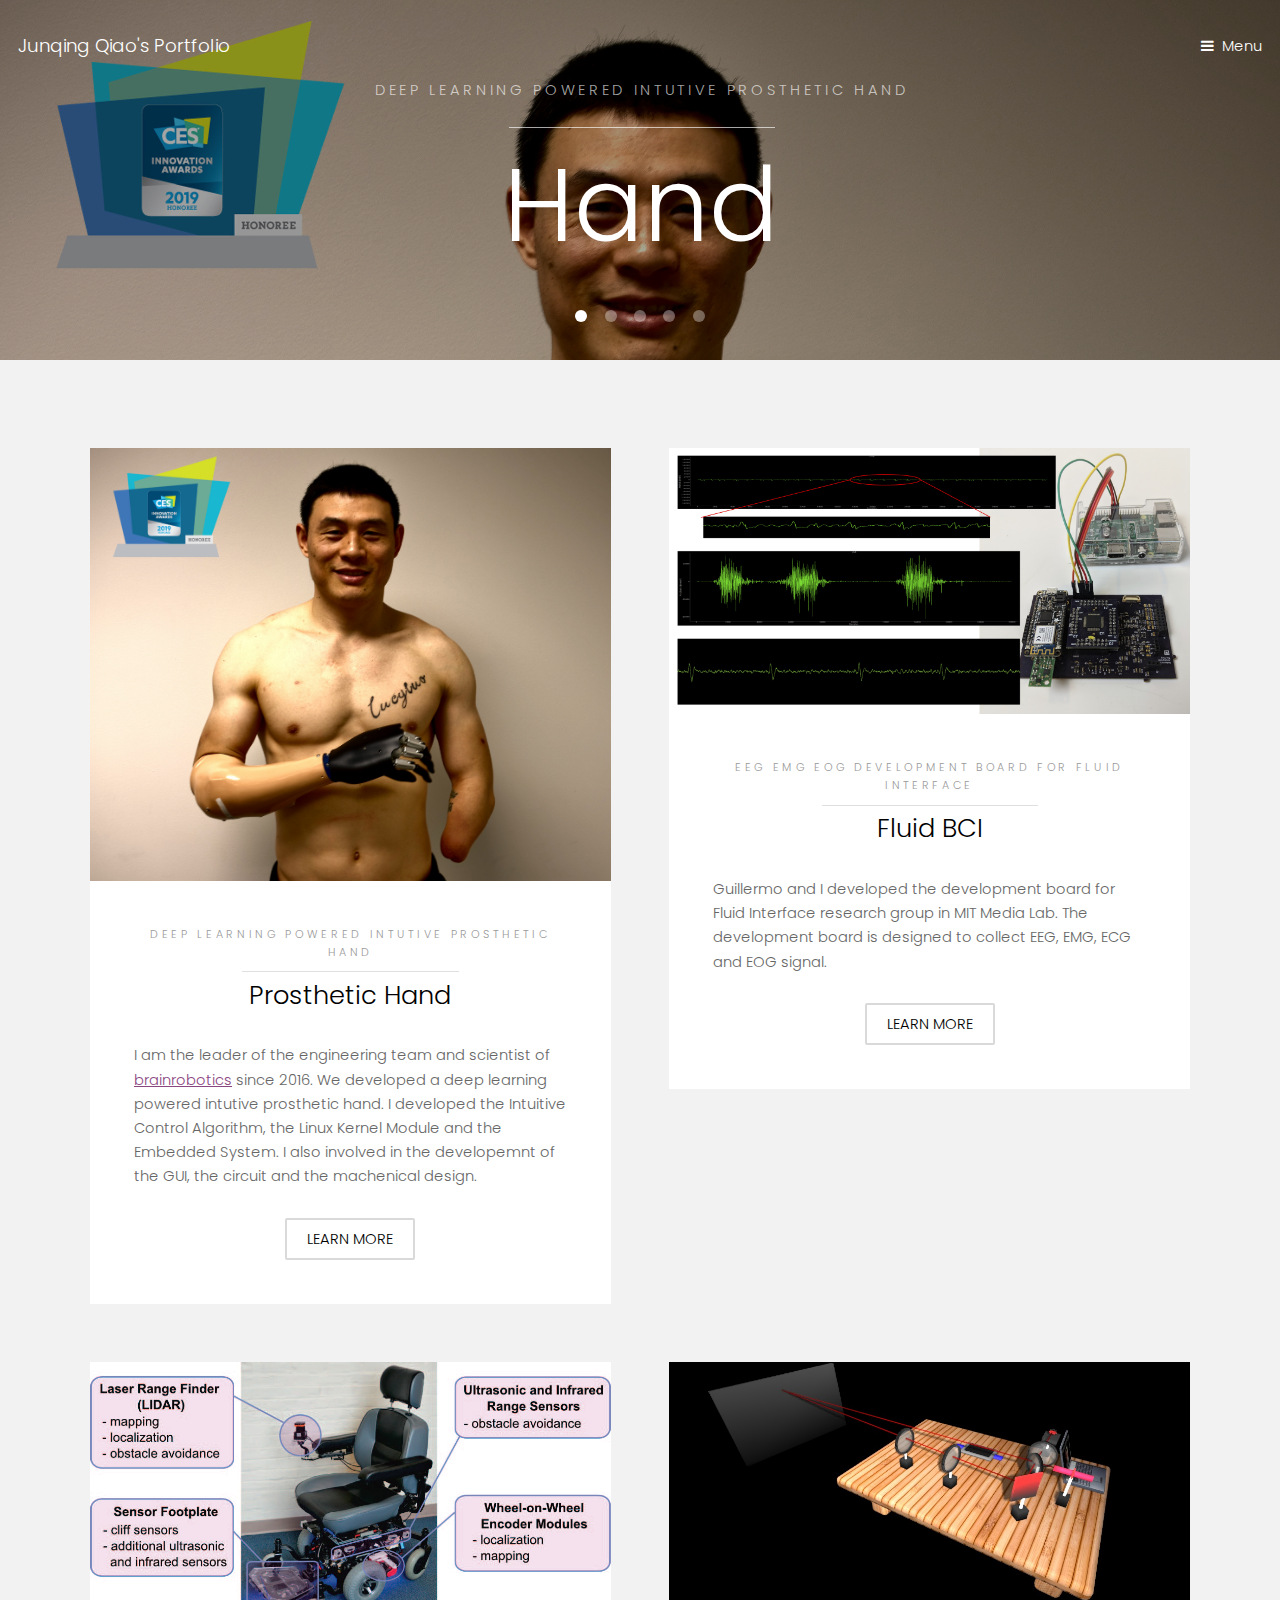
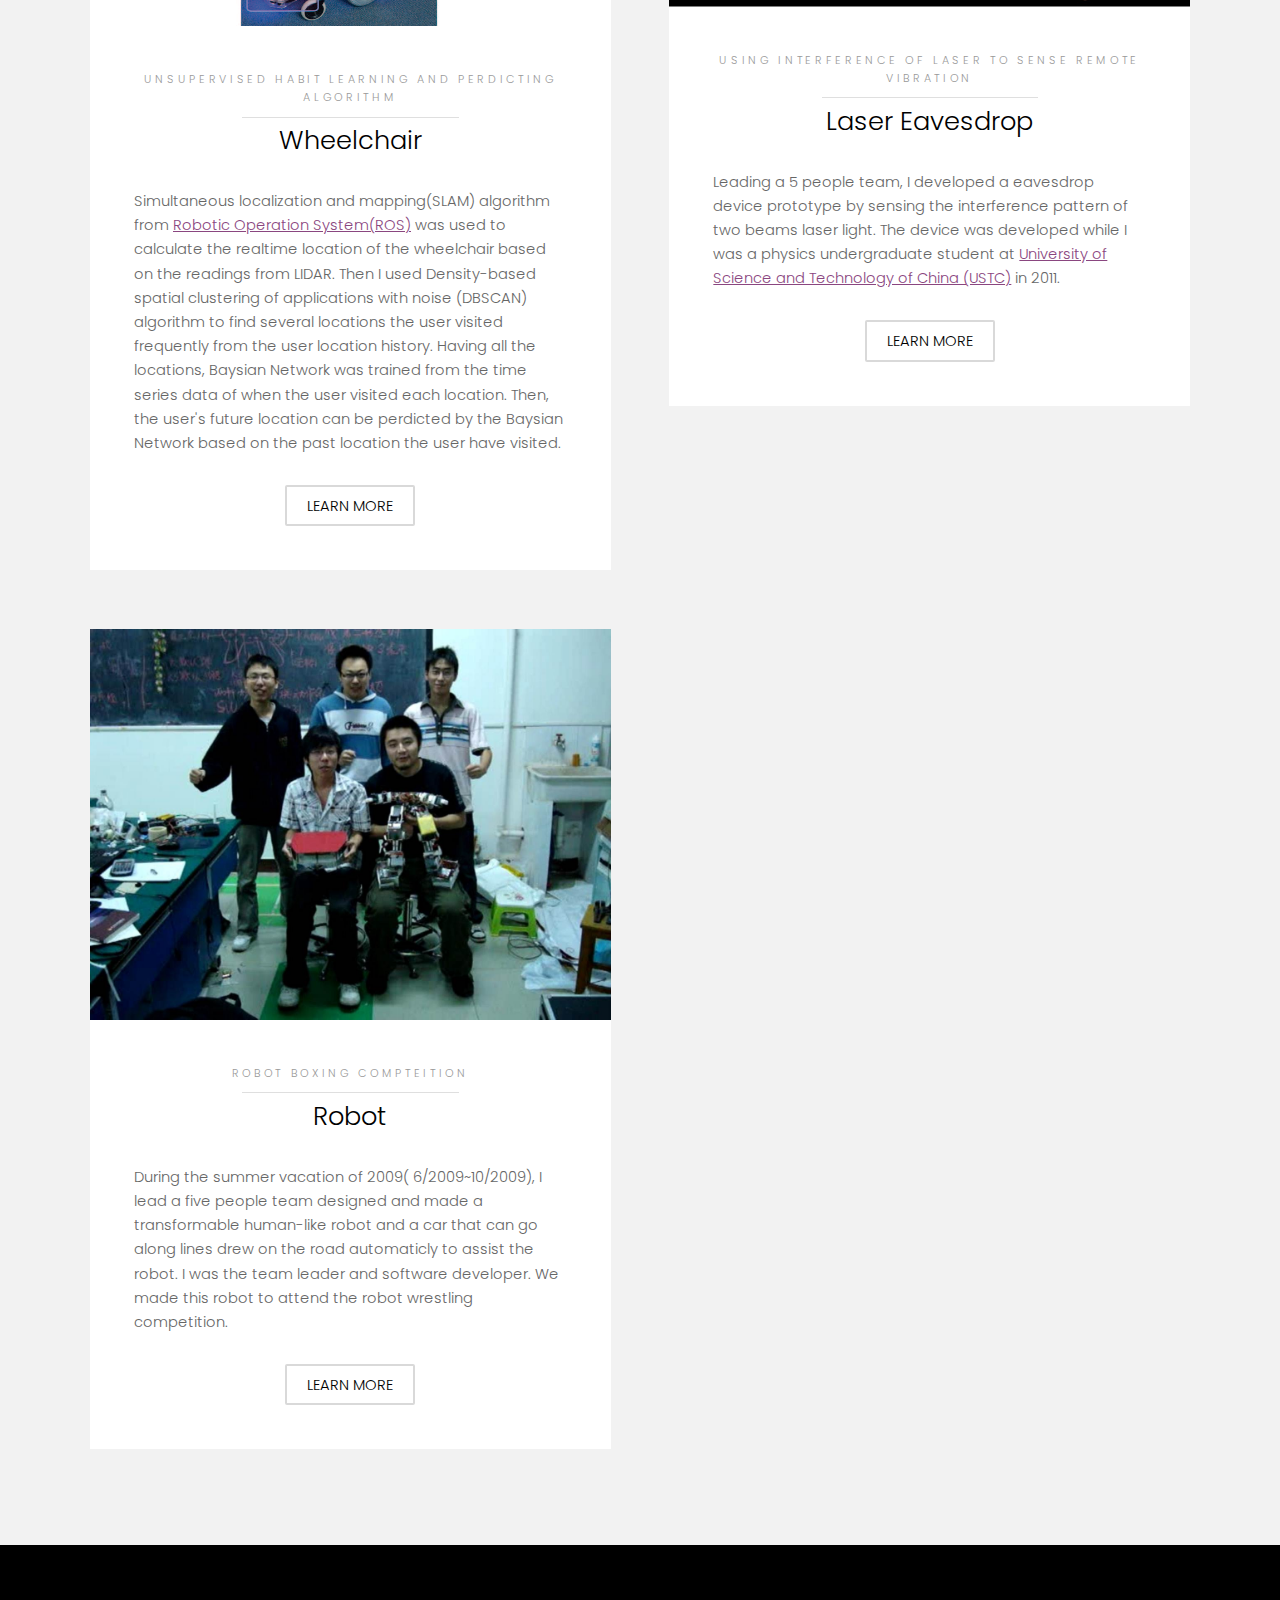
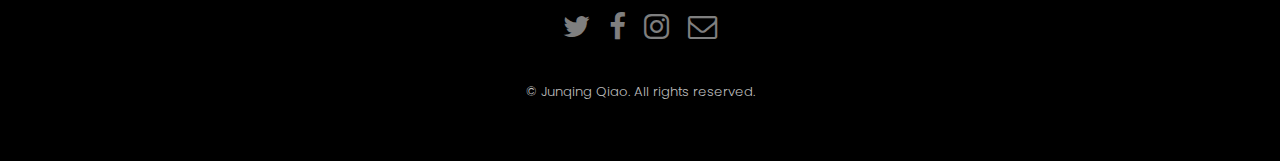
<file: main/index.html>
<!DOCTYPE HTML>
<!--
	Junqing's Website
-->
<html>
	<head>
		<!-- Global site tag (gtag.js) - Google Analytics -->
		<script async src="https://www.googletagmanager.com/gtag/js?id=UA-131124171-1"></script>
		<script>
  			window.dataLayer = window.dataLayer || [];
  			function gtag(){dataLayer.push(arguments);}
  			gtag('js', new Date());

  			gtag('config', 'UA-131124171-1');
		</script>

		<title>Junqing Qiao's Portfolio</title>
		<meta charset="utf-8" />
		<meta name="viewport" content="width=device-width, initial-scale=1" />
		<link rel="stylesheet" href="assets/css/main.css" />
	</head>
	<body>

		<!-- Header -->
			<header id="header" class="alt">
				<div class="logo"><a href="index.html"> Junqing Qiao's Portfolio </a></div>
				<a href="#menu">Menu</a>
			</header>

		<!-- Nav -->
			<nav id="menu">
				<ul class="links">
					<li><a href="index.html">Home</a></li>
					<li><a href="hand.html">AI Prosthetic Hand</a></li>
					<li><a href="fluid_bci.html">Fluid BCI</a></li>
					<li><a href="wheelchair.html">Habit Learning Wheelchair</a></li>
					<li><a href="laser.html">Laser Eavesdrop</a></li>
					<li><a href="robot.html">Robot Boxing</a></li>
				</ul>
			</nav>

		<!-- Banner -->
			<section class="banner full">
				<article>
					<a href="hand.html">
					<img src="images/hand.jpg" alt="" />
					<div class="inner">
						<header>
							<p>Deep Learning Powered Intutive Prosthetic Hand</p>
							<h2>Hand</h2>
						</header>
					</div>
					</a>
				</article>

				<article>
					<a href="fluid_bci.html">
					<img src="images/fluid_bci.jpg" alt="" />
					<div class="inner">
						<header>
							<p>EEG EMG EOG development board for Fluid Interface</p>
							<h2>FLUID BCI</h2>
						</header>
					</div>
					</a>
				</article>
				
				<article>
					<a href="wheelchair.html">
					<img src="images/wheelchair.png"  alt="" />
					<div class="inner">
						<header>
							<p>Unsupervised Habit Learning and Activity Perdicting Algorithm</p>
							<h2>WHEELCHAIR</h2>
						</header>
					</div>
					</a>
				</article>

				<article>
					<a href="laser.html">
					<img src="images/laser.jpg"  alt="" />
					<div class="inner">
						<header>
							<p>SENSING REMOTE VIBRATION THROUGH LASER INTERFERENCE</p>
							<h2>LASER EAVESDROP</h2>
						</header>
					</div>
					</a>
				</article>

				<article>
					<a href="robot.html">
					<img src="images/robot.jpg" alt="" />
					<div class="inner">
						<header>
							<p>Robot Boxing Competition</p>
							<h2>Robot</h2>
						</header>
					</div>
					</a>
				</article>

			</section>

		<!-- One -->
			<section id="one" class="wrapper style2">
				<div class="inner">
					<div class="grid-style">

						<div>
							<div class="box">
								<div class="image fit">
									<img src="images/hand.jpg" alt="" />
								</div>
								<div class="content">
									<header class="align-center">
										<p>Deep Learning Powered Intutive Prosthetic Hand</p>
										<h2>Prosthetic Hand</h2>
									</header>
									<p> 
										I am the leader of the engineering team and scientist of <a href="http://www.brainrobotics.com">brainrobotics</a> since 2016.
										We developed a deep learning powered intutive prosthetic hand. 
										I developed the Intuitive Control Algorithm, the Linux Kernel Module and the Embedded System.
										I also involved in the developemnt of the GUI, the circuit and the machenical design.
									</p>
									<footer class="align-center">
										<a href="./hand.html" class="button alt">Learn More</a>
									</footer>
								</div>
							</div>
						</div>

						<div>
							<div class="box">
								<div class="image fit">
									<img src="images/fluid_bci.jpg" alt="" />
								</div>
								<div class="content">
									<header class="align-center">
										<p>EEG EMG EOG development board for Fluid Interface</p>
										<h2>Fluid BCI</h2>
									</header>
									<p> 
										Guillermo and I developed the development board for Fluid Interface research group in MIT Media Lab.
										The development board is designed to collect EEG, EMG, ECG and EOG signal.
									</p>
									<footer class="align-center">
										<a href="./fluid_bci.html" class="button alt">Learn More</a>
									</footer>
								</div>
							</div>
						</div>


						<div>
							<div class="box">
								<div class="image fit">
									<img src="images/wheelchair.png" alt="" />
								</div>
								<div class="content">
									<header class="align-center">
										<p>Unsupervised Habit Learning and Perdicting Algorithm</p>
										<h2>Wheelchair</h2>
									</header>
									<p>
										Simultaneous localization and mapping(SLAM) algorithm from <a href="http://www.ros.org/">Robotic Operation System(ROS)</a> was used to calculate the realtime location of the wheelchair based on the readings from LIDAR.
										Then I used Density-based spatial clustering of applications with noise (DBSCAN) algorithm to find several locations the user visited frequently from the user location history.
										Having all the locations, Baysian Network was trained from the time series data of when the user visited each location.
										Then, the user's future location can be perdicted by the Baysian Network based on the past location the user have visited. 
									</p>
									<footer class="align-center">
										<a href="./wheelchair.html" class="button alt">Learn More</a>
									</footer>
								</div>
							</div>
						</div>

						<div>
							<div class="box">
								<div class="image fit">
									<img src="images/laser.jpg" alt="" />
								</div>
								<div class="content">
									<header class="align-center">
										<p>Using Interference of laser to sense remote vibration</p>
										<h2>Laser Eavesdrop</h2>
									</header>
									<p> 
										Leading a 5 people team, I developed a eavesdrop device prototype by sensing the interference pattern of two beams laser light.
										The device was developed while I was a physics undergraduate student at <a href="http://en.ustc.edu.cn/">University of Science and Technology of China (USTC)</a> in 2011.
									</p>
									<footer class="align-center">
										<a href="./laser.html" class="button alt">Learn More</a>
									</footer>
								</div>
							</div>
						</div>

						<div>
							<div class="box">
								<div class="image fit">
									<img src="images/robot.jpg" alt="" />
								</div>
								<div class="content">
									<header class="align-center">
										<p>Robot Boxing Compteition</p>
										<h2>Robot</h2>
									</header>
									<p>
										During the summer vacation of 2009( 6/2009~10/2009), I lead a five people team designed and made a transformable human-like robot and a car that can go along lines drew on the road automaticly to assist the robot. 
										I was the team leader and software developer. 
										We made this robot to attend the robot wrestling competition.
									</p>
									<footer class="align-center">
										<a href="./robot.html" class="button alt">Learn More</a>
									</footer>
								</div>
							</div>
						</div>
					</div>
				</div>
			</section>



		<!-- Footer -->
			<footer id="footer">
				<div class="container">
					<ul class="icons">
						<li><a href="#" class="icon fa-twitter"><span class="label">Twitter</span></a></li>
						<li><a href="#" class="icon fa-facebook"><span class="label">Facebook</span></a></li>
						<li><a href="#" class="icon fa-instagram"><span class="label">Instagram</span></a></li>
						<li><a href="#" class="icon fa-envelope-o"><span class="label">Email</span></a></li>
					</ul>
				</div>
				<div class="copyright">
					&copy; Junqing Qiao. All rights reserved.
				</div>
			</footer>

		<!-- Scripts -->
			<script src="assets/js/jquery.min.js"></script>
			<script src="assets/js/jquery.scrollex.min.js"></script>
			<script src="assets/js/skel.min.js"></script>
			<script src="assets/js/util.js"></script>
			<script src="assets/js/main.js"></script>

	</body>
</html>
</file>
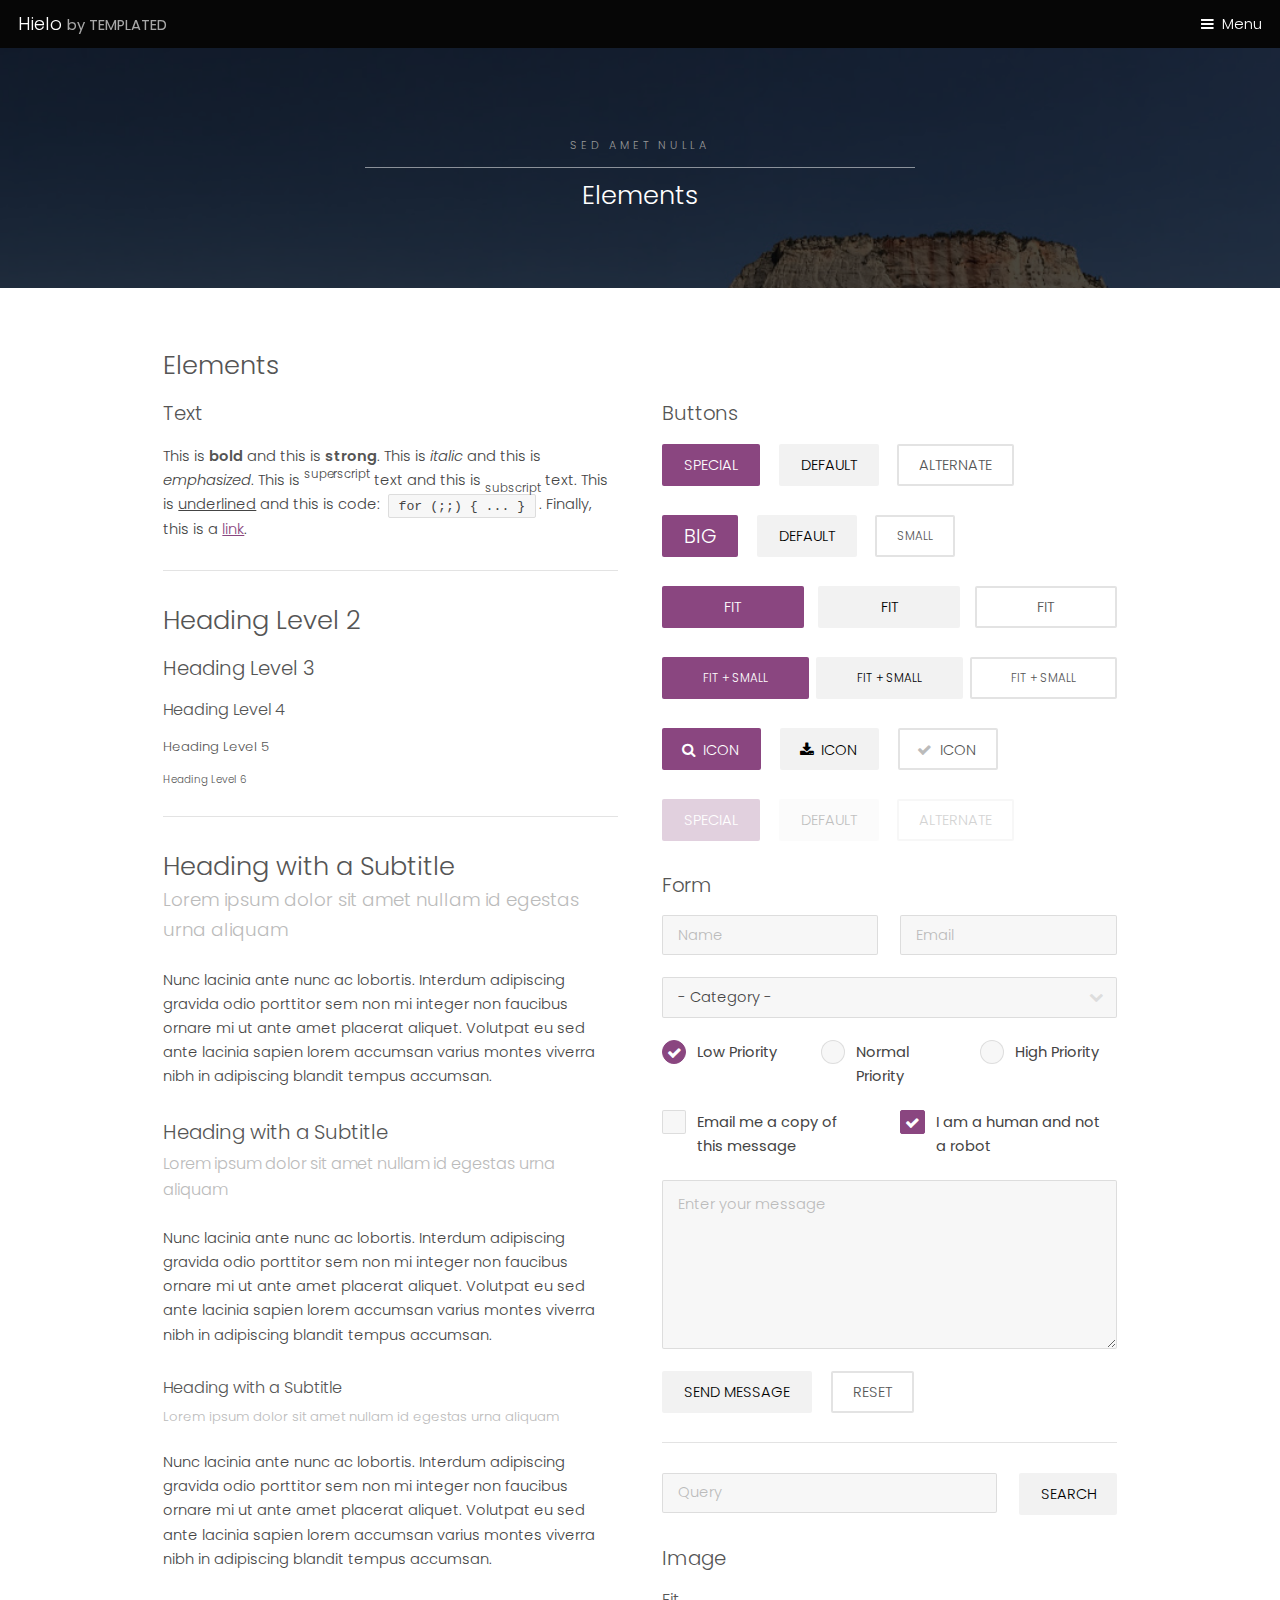
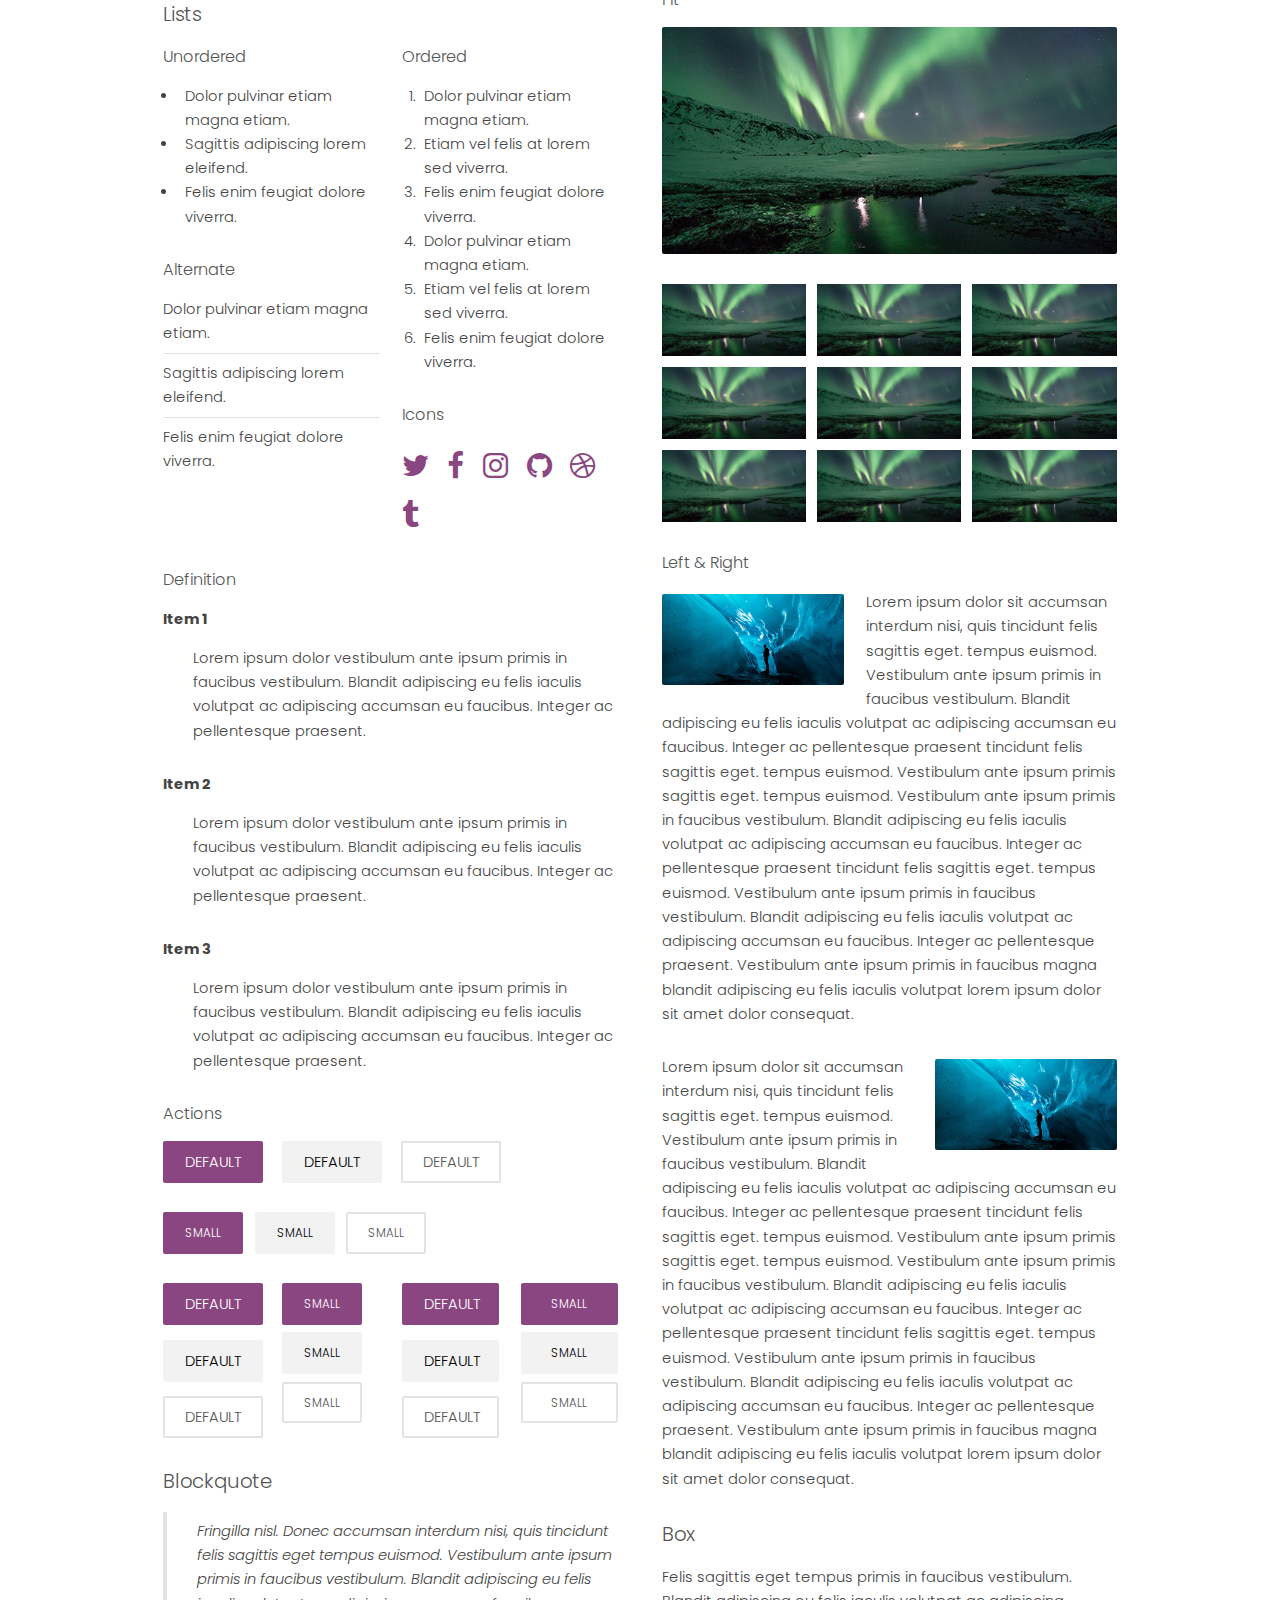
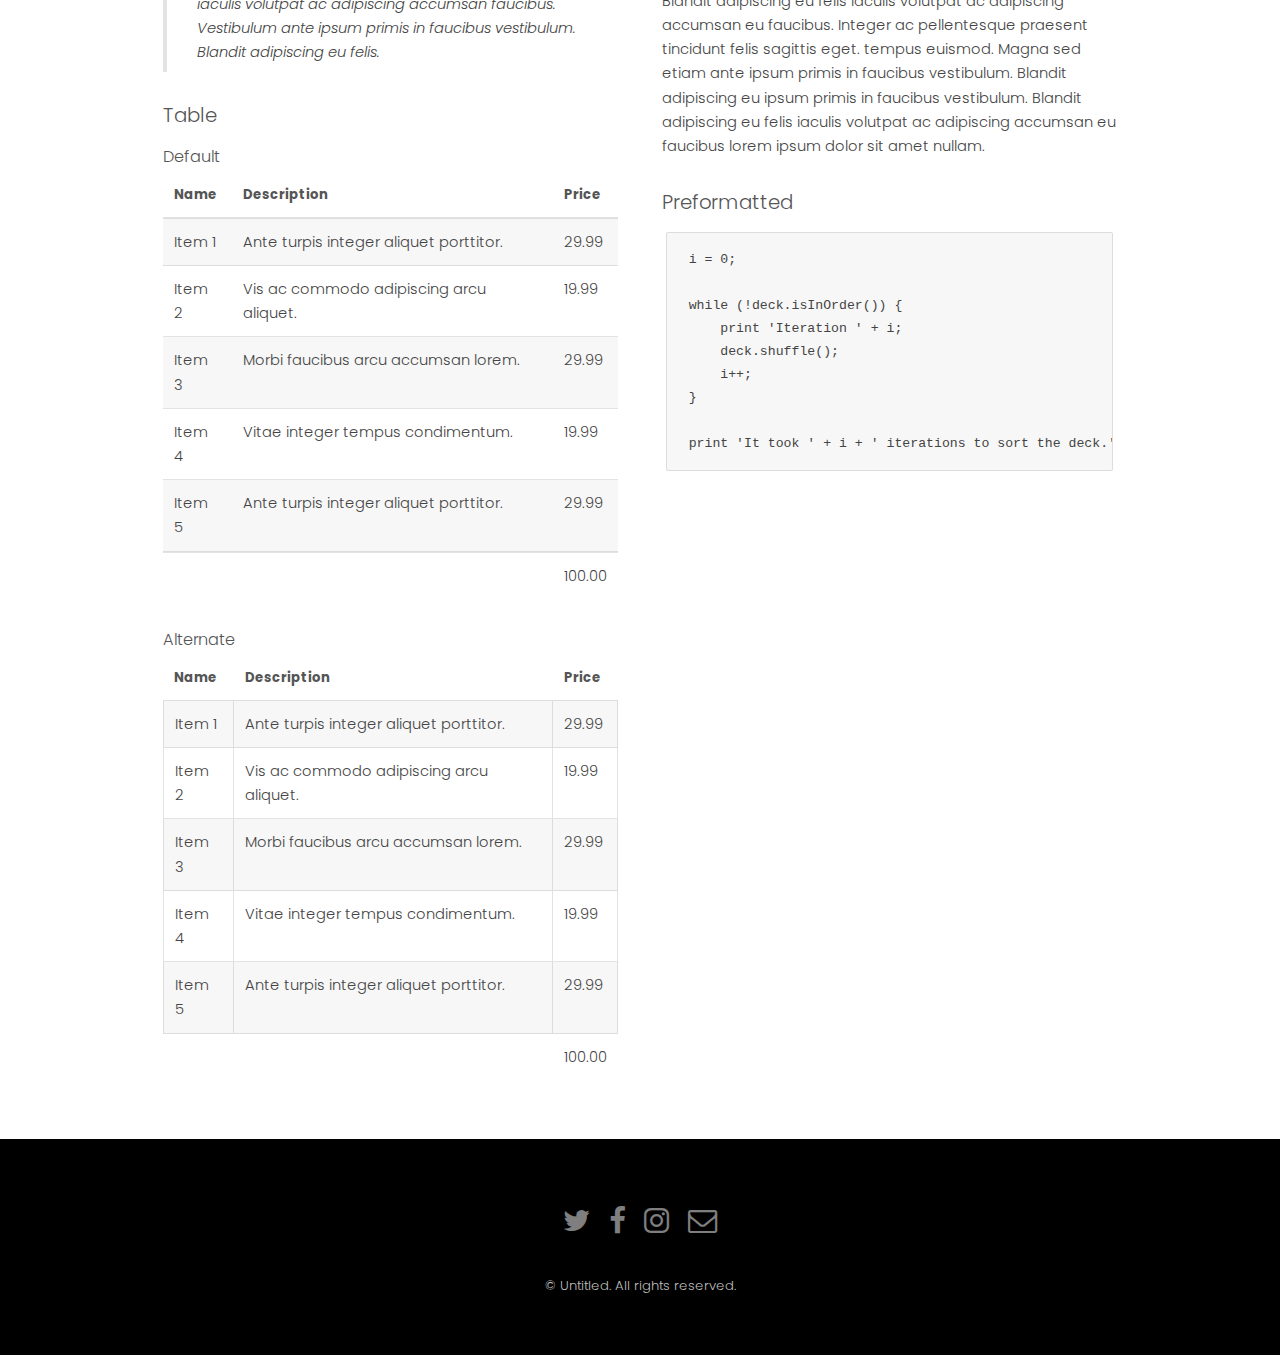
<file: main/elements.html>
<!DOCTYPE HTML>
<!--
	Hielo by TEMPLATED
	templated.co @templatedco
	Released for free under the Creative Commons Attribution 3.0 license (templated.co/license)
-->
<html>
	<head>
		<title>Hielo by TEMPLATED</title>
		<meta charset="utf-8" />
		<meta name="viewport" content="width=device-width, initial-scale=1" />
		<link rel="stylesheet" href="assets/css/main.css" />
	</head>
	<body class="subpage">

		<!-- Header -->
			<header id="header">
				<div class="logo"><a href="index.html">Hielo <span>by TEMPLATED</span></a></div>
				<a href="#menu">Menu</a>
			</header>

		<!-- Nav -->
			<nav id="menu">
				<ul class="links">
					<li><a href="index.html">Home</a></li>
					<li><a href="generic.html">Generic</a></li>
					<li><a href="elements.html">Elements</a></li>
				</ul>
			</nav>

		<!-- One -->
			<section id="One" class="wrapper style3">
				<div class="inner">
					<header class="align-center">
						<p>Sed amet nulla</p>
						<h2>Elements</h2>
					</header>
				</div>
			</section>

		<!-- Main -->
			<div id="main" class="container">

				<!-- Elements -->
					<h2 id="elements">Elements</h2>
					<div class="row 200%">
						<div class="6u 12u$(medium)">

							<!-- Text stuff -->
								<h3>Text</h3>
								<p>This is <b>bold</b> and this is <strong>strong</strong>. This is <i>italic</i> and this is <em>emphasized</em>.
								This is <sup>superscript</sup> text and this is <sub>subscript</sub> text.
								This is <u>underlined</u> and this is code: <code>for (;;) { ... }</code>.
								Finally, this is a <a href="#">link</a>.</p>
								<hr />
								<h2>Heading Level 2</h2>
								<h3>Heading Level 3</h3>
								<h4>Heading Level 4</h4>
								<h5>Heading Level 5</h5>
								<h6>Heading Level 6</h6>
								<hr />
								<header>
									<h2>Heading with a Subtitle</h2>
									<p>Lorem ipsum dolor sit amet nullam id egestas urna aliquam</p>
								</header>
								<p>Nunc lacinia ante nunc ac lobortis. Interdum adipiscing gravida odio porttitor sem non mi integer non faucibus ornare mi ut ante amet placerat aliquet. Volutpat eu sed ante lacinia sapien lorem accumsan varius montes viverra nibh in adipiscing blandit tempus accumsan.</p>
								<header>
									<h3>Heading with a Subtitle</h3>
									<p>Lorem ipsum dolor sit amet nullam id egestas urna aliquam</p>
								</header>
								<p>Nunc lacinia ante nunc ac lobortis. Interdum adipiscing gravida odio porttitor sem non mi integer non faucibus ornare mi ut ante amet placerat aliquet. Volutpat eu sed ante lacinia sapien lorem accumsan varius montes viverra nibh in adipiscing blandit tempus accumsan.</p>
								<header>
									<h4>Heading with a Subtitle</h4>
									<p>Lorem ipsum dolor sit amet nullam id egestas urna aliquam</p>
								</header>
								<p>Nunc lacinia ante nunc ac lobortis. Interdum adipiscing gravida odio porttitor sem non mi integer non faucibus ornare mi ut ante amet placerat aliquet. Volutpat eu sed ante lacinia sapien lorem accumsan varius montes viverra nibh in adipiscing blandit tempus accumsan.</p>

							<!-- Lists -->
								<h3>Lists</h3>
								<div class="row">
									<div class="6u 12u$(small)">

										<h4>Unordered</h4>
										<ul>
											<li>Dolor pulvinar etiam magna etiam.</li>
											<li>Sagittis adipiscing lorem eleifend.</li>
											<li>Felis enim feugiat dolore viverra.</li>
										</ul>

										<h4>Alternate</h4>
										<ul class="alt">
											<li>Dolor pulvinar etiam magna etiam.</li>
											<li>Sagittis adipiscing lorem eleifend.</li>
											<li>Felis enim feugiat dolore viverra.</li>
										</ul>

									</div>
									<div class="6u$ 12u$(small)">

										<h4>Ordered</h4>
										<ol>
											<li>Dolor pulvinar etiam magna etiam.</li>
											<li>Etiam vel felis at lorem sed viverra.</li>
											<li>Felis enim feugiat dolore viverra.</li>
											<li>Dolor pulvinar etiam magna etiam.</li>
											<li>Etiam vel felis at lorem sed viverra.</li>
											<li>Felis enim feugiat dolore viverra.</li>
										</ol>

										<h4>Icons</h4>
										<ul class="icons">
											<li><a href="#" class="icon fa-twitter"><span class="label">Twitter</span></a></li>
											<li><a href="#" class="icon fa-facebook"><span class="label">Facebook</span></a></li>
											<li><a href="#" class="icon fa-instagram"><span class="label">Instagram</span></a></li>
											<li><a href="#" class="icon fa-github"><span class="label">Github</span></a></li>
											<li><a href="#" class="icon fa-dribbble"><span class="label">Dribbble</span></a></li>
											<li><a href="#" class="icon fa-tumblr"><span class="label">Tumblr</span></a></li>
										</ul>

									</div>
								</div>
								<h4>Definition</h4>
								<dl>
									<dt>Item 1</dt>
									<dd>
										<p>Lorem ipsum dolor vestibulum ante ipsum primis in faucibus vestibulum. Blandit adipiscing eu felis iaculis volutpat ac adipiscing accumsan eu faucibus. Integer ac pellentesque praesent.</p>
									</dd>
									<dt>Item 2</dt>
									<dd>
										<p>Lorem ipsum dolor vestibulum ante ipsum primis in faucibus vestibulum. Blandit adipiscing eu felis iaculis volutpat ac adipiscing accumsan eu faucibus. Integer ac pellentesque praesent.</p>
									</dd>
									<dt>Item 3</dt>
									<dd>
										<p>Lorem ipsum dolor vestibulum ante ipsum primis in faucibus vestibulum. Blandit adipiscing eu felis iaculis volutpat ac adipiscing accumsan eu faucibus. Integer ac pellentesque praesent.</p>
									</dd>
								</dl>

								<h4>Actions</h4>
								<ul class="actions">
									<li><a href="#" class="button special">Default</a></li>
									<li><a href="#" class="button">Default</a></li>
									<li><a href="#" class="button alt">Default</a></li>
								</ul>
								<ul class="actions small">
									<li><a href="#" class="button special small">Small</a></li>
									<li><a href="#" class="button small">Small</a></li>
									<li><a href="#" class="button alt small">Small</a></li>
								</ul>
								<div class="row">
									<div class="3u 12u$(small)">
										<ul class="actions vertical">
											<li><a href="#" class="button special">Default</a></li>
											<li><a href="#" class="button">Default</a></li>
											<li><a href="#" class="button alt">Default</a></li>
										</ul>
									</div>
									<div class="3u 12u$(small)">
										<ul class="actions vertical small">
											<li><a href="#" class="button special small">Small</a></li>
											<li><a href="#" class="button small">Small</a></li>
											<li><a href="#" class="button alt small">Small</a></li>
										</ul>
									</div>
									<div class="3u 12u$(small)">
										<ul class="actions vertical">
											<li><a href="#" class="button special fit">Default</a></li>
											<li><a href="#" class="button fit">Default</a></li>
											<li><a href="#" class="button alt fit">Default</a></li>
										</ul>
									</div>
									<div class="3u$ 12u$(small)">
										<ul class="actions vertical small">
											<li><a href="#" class="button special small fit">Small</a></li>
											<li><a href="#" class="button small fit">Small</a></li>
											<li><a href="#" class="button alt small fit">Small</a></li>
										</ul>
									</div>
								</div>

							<!-- Blockquote -->
								<h3>Blockquote</h3>
								<blockquote>Fringilla nisl. Donec accumsan interdum nisi, quis tincidunt felis sagittis eget tempus euismod. Vestibulum ante ipsum primis in faucibus vestibulum. Blandit adipiscing eu felis iaculis volutpat ac adipiscing accumsan faucibus. Vestibulum ante ipsum primis in faucibus vestibulum. Blandit adipiscing eu felis.</blockquote>

							<!-- Table -->
								<h3>Table</h3>

								<h4>Default</h4>
								<div class="table-wrapper">
									<table>
										<thead>
											<tr>
												<th>Name</th>
												<th>Description</th>
												<th>Price</th>
											</tr>
										</thead>
										<tbody>
											<tr>
												<td>Item 1</td>
												<td>Ante turpis integer aliquet porttitor.</td>
												<td>29.99</td>
											</tr>
											<tr>
												<td>Item 2</td>
												<td>Vis ac commodo adipiscing arcu aliquet.</td>
												<td>19.99</td>
											</tr>
											<tr>
												<td>Item 3</td>
												<td> Morbi faucibus arcu accumsan lorem.</td>
												<td>29.99</td>
											</tr>
											<tr>
												<td>Item 4</td>
												<td>Vitae integer tempus condimentum.</td>
												<td>19.99</td>
											</tr>
											<tr>
												<td>Item 5</td>
												<td>Ante turpis integer aliquet porttitor.</td>
												<td>29.99</td>
											</tr>
										</tbody>
										<tfoot>
											<tr>
												<td colspan="2"></td>
												<td>100.00</td>
											</tr>
										</tfoot>
									</table>
								</div>

								<h4>Alternate</h4>
								<div class="table-wrapper">
									<table class="alt">
										<thead>
											<tr>
												<th>Name</th>
												<th>Description</th>
												<th>Price</th>
											</tr>
										</thead>
										<tbody>
											<tr>
												<td>Item 1</td>
												<td>Ante turpis integer aliquet porttitor.</td>
												<td>29.99</td>
											</tr>
											<tr>
												<td>Item 2</td>
												<td>Vis ac commodo adipiscing arcu aliquet.</td>
												<td>19.99</td>
											</tr>
											<tr>
												<td>Item 3</td>
												<td> Morbi faucibus arcu accumsan lorem.</td>
												<td>29.99</td>
											</tr>
											<tr>
												<td>Item 4</td>
												<td>Vitae integer tempus condimentum.</td>
												<td>19.99</td>
											</tr>
											<tr>
												<td>Item 5</td>
												<td>Ante turpis integer aliquet porttitor.</td>
												<td>29.99</td>
											</tr>
										</tbody>
										<tfoot>
											<tr>
												<td colspan="2"></td>
												<td>100.00</td>
											</tr>
										</tfoot>
									</table>
								</div>

						</div>
						<div class="6u$ 12u$(medium)">

							<!-- Buttons -->
								<h3>Buttons</h3>
								<ul class="actions">
									<li><a href="#" class="button special">Special</a></li>
									<li><a href="#" class="button">Default</a></li>
									<li><a href="#" class="button alt">Alternate</a></li>
								</ul>
								<ul class="actions">
									<li><a href="#" class="button special big">Big</a></li>
									<li><a href="#" class="button">Default</a></li>
									<li><a href="#" class="button alt small">Small</a></li>
								</ul>
								<ul class="actions fit">
									<li><a href="#" class="button special fit">Fit</a></li>
									<li><a href="#" class="button fit">Fit</a></li>
									<li><a href="#" class="button alt fit">Fit</a></li>
								</ul>
								<ul class="actions fit small">
									<li><a href="#" class="button special fit small">Fit + Small</a></li>
									<li><a href="#" class="button fit small">Fit + Small</a></li>
									<li><a href="#" class="button alt fit small">Fit + Small</a></li>
								</ul>
								<ul class="actions">
									<li><a href="#" class="button special icon fa-search">Icon</a></li>
									<li><a href="#" class="button icon fa-download">Icon</a></li>
									<li><a href="#" class="button alt icon fa-check">Icon</a></li>
								</ul>
								<ul class="actions">
									<li><span class="button special disabled">Special</span></li>
									<li><span class="button disabled">Default</span></li>
									<li><span class="button alt disabled">Alternate</span></li>
								</ul>

							<!-- Form -->
								<h3>Form</h3>

								<form method="post" action="#">
									<div class="row uniform">
										<div class="6u 12u$(xsmall)">
											<input type="text" name="name" id="name" value="" placeholder="Name" />
										</div>
										<div class="6u$ 12u$(xsmall)">
											<input type="email" name="email" id="email" value="" placeholder="Email" />
										</div>
										<!-- Break -->
										<div class="12u$">
											<div class="select-wrapper">
												<select name="category" id="category">
													<option value="">- Category -</option>
													<option value="1">Manufacturing</option>
													<option value="1">Shipping</option>
													<option value="1">Administration</option>
													<option value="1">Human Resources</option>
												</select>
											</div>
										</div>
										<!-- Break -->
										<div class="4u 12u$(small)">
											<input type="radio" id="priority-low" name="priority" checked>
											<label for="priority-low">Low Priority</label>
										</div>
										<div class="4u 12u$(small)">
											<input type="radio" id="priority-normal" name="priority">
											<label for="priority-normal">Normal Priority</label>
										</div>
										<div class="4u$ 12u$(small)">
											<input type="radio" id="priority-high" name="priority">
											<label for="priority-high">High Priority</label>
										</div>
										<!-- Break -->
										<div class="6u 12u$(small)">
											<input type="checkbox" id="copy" name="copy">
											<label for="copy">Email me a copy of this message</label>
										</div>
										<div class="6u$ 12u$(small)">
											<input type="checkbox" id="human" name="human" checked>
											<label for="human">I am a human and not a robot</label>
										</div>
										<!-- Break -->
										<div class="12u$">
											<textarea name="message" id="message" placeholder="Enter your message" rows="6"></textarea>
										</div>
										<!-- Break -->
										<div class="12u$">
											<ul class="actions">
												<li><input type="submit" value="Send Message" /></li>
												<li><input type="reset" value="Reset" class="alt" /></li>
											</ul>
										</div>
									</div>
								</form>

								<hr />

								<form method="post" action="#">
									<div class="row uniform">
										<div class="9u 12u$(small)">
											<input type="text" name="query" id="query" value="" placeholder="Query" />
										</div>
										<div class="3u$ 12u$(small)">
											<input type="submit" value="Search" class="fit" />
										</div>
									</div>
								</form>

							<!-- Image -->
								<h3>Image</h3>

								<h4>Fit</h4>
								<span class="image fit"><img src="images/pic01.jpg" alt="" /></span>
								<div class="box alt">
									<div class="row 50% uniform">
										<div class="4u"><span class="image fit"><img src="images/pic01.jpg" alt="" /></span></div>
										<div class="4u"><span class="image fit"><img src="images/pic01.jpg" alt="" /></span></div>
										<div class="4u$"><span class="image fit"><img src="images/pic01.jpg" alt="" /></span></div>
										<!-- Break -->
										<div class="4u"><span class="image fit"><img src="images/pic01.jpg" alt="" /></span></div>
										<div class="4u"><span class="image fit"><img src="images/pic01.jpg" alt="" /></span></div>
										<div class="4u$"><span class="image fit"><img src="images/pic01.jpg" alt="" /></span></div>
										<!-- Break -->
										<div class="4u"><span class="image fit"><img src="images/pic01.jpg" alt="" /></span></div>
										<div class="4u"><span class="image fit"><img src="images/pic01.jpg" alt="" /></span></div>
										<div class="4u$"><span class="image fit"><img src="images/pic01.jpg" alt="" /></span></div>
									</div>
								</div>

								<h4>Left &amp; Right</h4>
								<p><span class="image left"><img src="images/pic02.jpg" alt="" /></span>Lorem ipsum dolor sit accumsan interdum nisi, quis tincidunt felis sagittis eget. tempus euismod. Vestibulum ante ipsum primis in faucibus vestibulum. Blandit adipiscing eu felis iaculis volutpat ac adipiscing accumsan eu faucibus. Integer ac pellentesque praesent tincidunt felis sagittis eget. tempus euismod. Vestibulum ante ipsum primis sagittis eget. tempus euismod. Vestibulum ante ipsum primis in faucibus vestibulum. Blandit adipiscing eu felis iaculis volutpat ac adipiscing accumsan eu faucibus. Integer ac pellentesque praesent tincidunt felis sagittis eget. tempus euismod. Vestibulum ante ipsum primis in faucibus vestibulum. Blandit adipiscing eu felis iaculis volutpat ac adipiscing accumsan eu faucibus. Integer ac pellentesque praesent. Vestibulum ante ipsum primis in faucibus magna blandit adipiscing eu felis iaculis volutpat lorem ipsum dolor sit amet dolor consequat.</p>
								<p><span class="image right"><img src="images/pic02.jpg" alt="" /></span>Lorem ipsum dolor sit accumsan interdum nisi, quis tincidunt felis sagittis eget. tempus euismod. Vestibulum ante ipsum primis in faucibus vestibulum. Blandit adipiscing eu felis iaculis volutpat ac adipiscing accumsan eu faucibus. Integer ac pellentesque praesent tincidunt felis sagittis eget. tempus euismod. Vestibulum ante ipsum primis sagittis eget. tempus euismod. Vestibulum ante ipsum primis in faucibus vestibulum. Blandit adipiscing eu felis iaculis volutpat ac adipiscing accumsan eu faucibus. Integer ac pellentesque praesent tincidunt felis sagittis eget. tempus euismod. Vestibulum ante ipsum primis in faucibus vestibulum. Blandit adipiscing eu felis iaculis volutpat ac adipiscing accumsan eu faucibus. Integer ac pellentesque praesent. Vestibulum ante ipsum primis in faucibus magna blandit adipiscing eu felis iaculis volutpat lorem ipsum dolor sit amet dolor consequat.</p>

							<!-- Box -->
								<h3>Box</h3>
								<div class="box">
									<p>Felis sagittis eget tempus primis in faucibus vestibulum. Blandit adipiscing eu felis iaculis volutpat ac adipiscing accumsan eu faucibus. Integer ac pellentesque praesent tincidunt felis sagittis eget. tempus euismod. Magna sed etiam ante ipsum primis in faucibus vestibulum. Blandit adipiscing eu ipsum primis in faucibus vestibulum. Blandit adipiscing eu felis iaculis volutpat ac adipiscing accumsan eu faucibus lorem ipsum dolor sit amet nullam.</p>
								</div>

							<!-- Preformatted Code -->
								<h3>Preformatted</h3>
								<pre><code>i = 0;

while (!deck.isInOrder()) {
    print 'Iteration ' + i;
    deck.shuffle();
    i++;
}

print 'It took ' + i + ' iterations to sort the deck.';
</code></pre>

						</div>
					</div>

			</div>

		<!-- Footer -->
			<footer id="footer">
				<div class="container">
					<ul class="icons">
						<li><a href="#" class="icon fa-twitter"><span class="label">Twitter</span></a></li>
						<li><a href="#" class="icon fa-facebook"><span class="label">Facebook</span></a></li>
						<li><a href="#" class="icon fa-instagram"><span class="label">Instagram</span></a></li>
						<li><a href="#" class="icon fa-envelope-o"><span class="label">Email</span></a></li>
					</ul>
				</div>
				<div class="copyright">
					&copy; Untitled. All rights reserved.
				</div>
			</footer>

		<!-- Scripts -->
			<script src="assets/js/jquery.min.js"></script>
			<script src="assets/js/jquery.scrollex.min.js"></script>
			<script src="assets/js/skel.min.js"></script>
			<script src="assets/js/util.js"></script>
			<script src="assets/js/main.js"></script>

	</body>
</html>
</file>
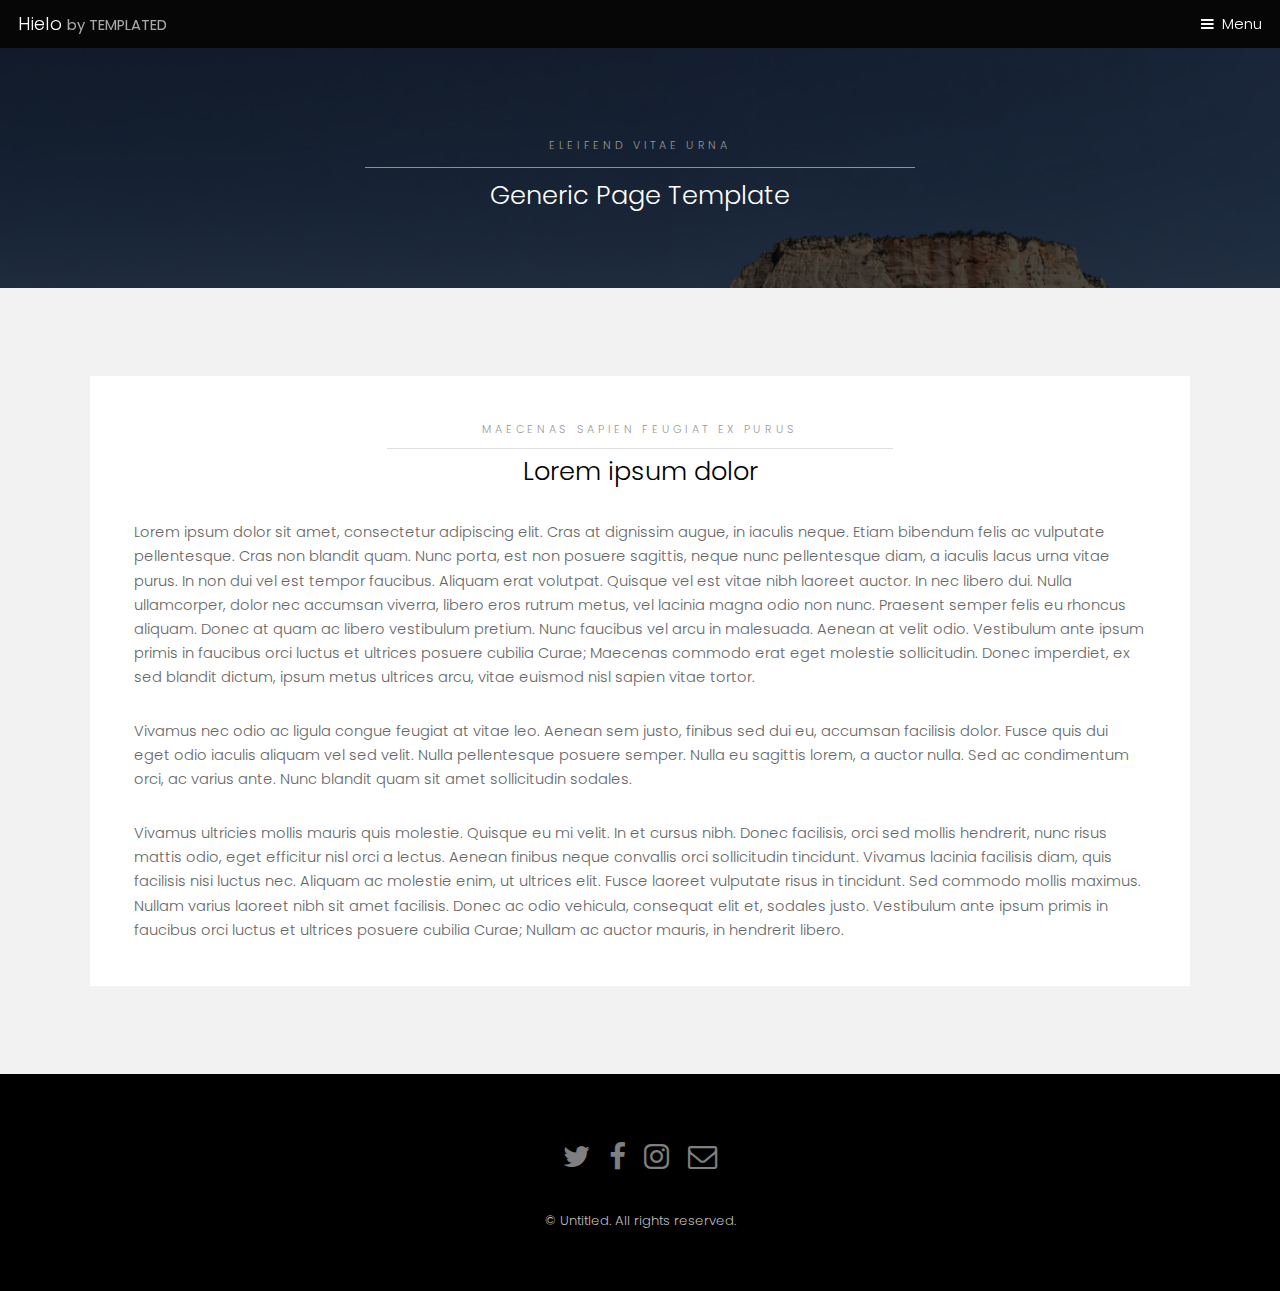
<file: main/FPGA.html>
<!DOCTYPE HTML>
<!--
	Hielo by TEMPLATED
	templated.co @templatedco
	Released for free under the Creative Commons Attribution 3.0 license (templated.co/license)
-->
<html>
	<head>
		<title>Hielo by TEMPLATED</title>
		<meta charset="utf-8" />
		<meta name="viewport" content="width=device-width, initial-scale=1" />
		<link rel="stylesheet" href="assets/css/main.css" />
	</head>
	<body class="subpage">

		<!-- Header -->
			<header id="header">
				<div class="logo"><a href="index.html">Hielo <span>by TEMPLATED</span></a></div>
				<a href="#menu">Menu</a>
			</header>

		<!-- Nav -->
			<nav id="menu">
				<ul class="links">
					<li><a href="index.html">Home</a></li>
					<li><a href="generic.html">Generic</a></li>
					<li><a href="elements.html">Elements</a></li>
				</ul>
			</nav>

		<!-- One -->
			<section id="One" class="wrapper style3">
				<div class="inner">
					<header class="align-center">
						<p>Eleifend vitae urna</p>
						<h2>Generic Page Template</h2>
					</header>
				</div>
			</section>

		<!-- Two -->
			<section id="two" class="wrapper style2">
				<div class="inner">
					<div class="box">
						<div class="content">
							<header class="align-center">
								<p>maecenas sapien feugiat ex purus</p>
								<h2>Lorem ipsum dolor</h2>
							</header>
							<p>Lorem ipsum dolor sit amet, consectetur adipiscing elit. Cras at dignissim augue, in iaculis neque. Etiam bibendum felis ac vulputate pellentesque. Cras non blandit quam. Nunc porta, est non posuere sagittis, neque nunc pellentesque diam, a iaculis lacus urna vitae purus. In non dui vel est tempor faucibus. Aliquam erat volutpat. Quisque vel est vitae nibh laoreet auctor. In nec libero dui. Nulla ullamcorper, dolor nec accumsan viverra, libero eros rutrum metus, vel lacinia magna odio non nunc. Praesent semper felis eu rhoncus aliquam. Donec at quam ac libero vestibulum pretium. Nunc faucibus vel arcu in malesuada. Aenean at velit odio. Vestibulum ante ipsum primis in faucibus orci luctus et ultrices posuere cubilia Curae; Maecenas commodo erat eget molestie sollicitudin. Donec imperdiet, ex sed blandit dictum, ipsum metus ultrices arcu, vitae euismod nisl sapien vitae tortor.</p>

							<p>Vivamus nec odio ac ligula congue feugiat at vitae leo. Aenean sem justo, finibus sed dui eu, accumsan facilisis dolor. Fusce quis dui eget odio iaculis aliquam vel sed velit. Nulla pellentesque posuere semper. Nulla eu sagittis lorem, a auctor nulla. Sed ac condimentum orci, ac varius ante. Nunc blandit quam sit amet sollicitudin sodales.</p>

							<p>Vivamus ultricies mollis mauris quis molestie. Quisque eu mi velit. In et cursus nibh. Donec facilisis, orci sed mollis hendrerit, nunc risus mattis odio, eget efficitur nisl orci a lectus. Aenean finibus neque convallis orci sollicitudin tincidunt. Vivamus lacinia facilisis diam, quis facilisis nisi luctus nec. Aliquam ac molestie enim, ut ultrices elit. Fusce laoreet vulputate risus in tincidunt. Sed commodo mollis maximus. Nullam varius laoreet nibh sit amet facilisis. Donec ac odio vehicula, consequat elit et, sodales justo. Vestibulum ante ipsum primis in faucibus orci luctus et ultrices posuere cubilia Curae; Nullam ac auctor mauris, in hendrerit libero. </p>
						</div>
					</div>
				</div>
			</section>

		<!-- Footer -->
			<footer id="footer">
				<div class="container">
					<ul class="icons">
						<li><a href="#" class="icon fa-twitter"><span class="label">Twitter</span></a></li>
						<li><a href="#" class="icon fa-facebook"><span class="label">Facebook</span></a></li>
						<li><a href="#" class="icon fa-instagram"><span class="label">Instagram</span></a></li>
						<li><a href="#" class="icon fa-envelope-o"><span class="label">Email</span></a></li>
					</ul>
				</div>
				<div class="copyright">
					&copy; Untitled. All rights reserved.
				</div>
			</footer>

		<!-- Scripts -->
			<script src="assets/js/jquery.min.js"></script>
			<script src="assets/js/jquery.scrollex.min.js"></script>
			<script src="assets/js/skel.min.js"></script>
			<script src="assets/js/util.js"></script>
			<script src="assets/js/main.js"></script>

	</body>
</html>
</file>
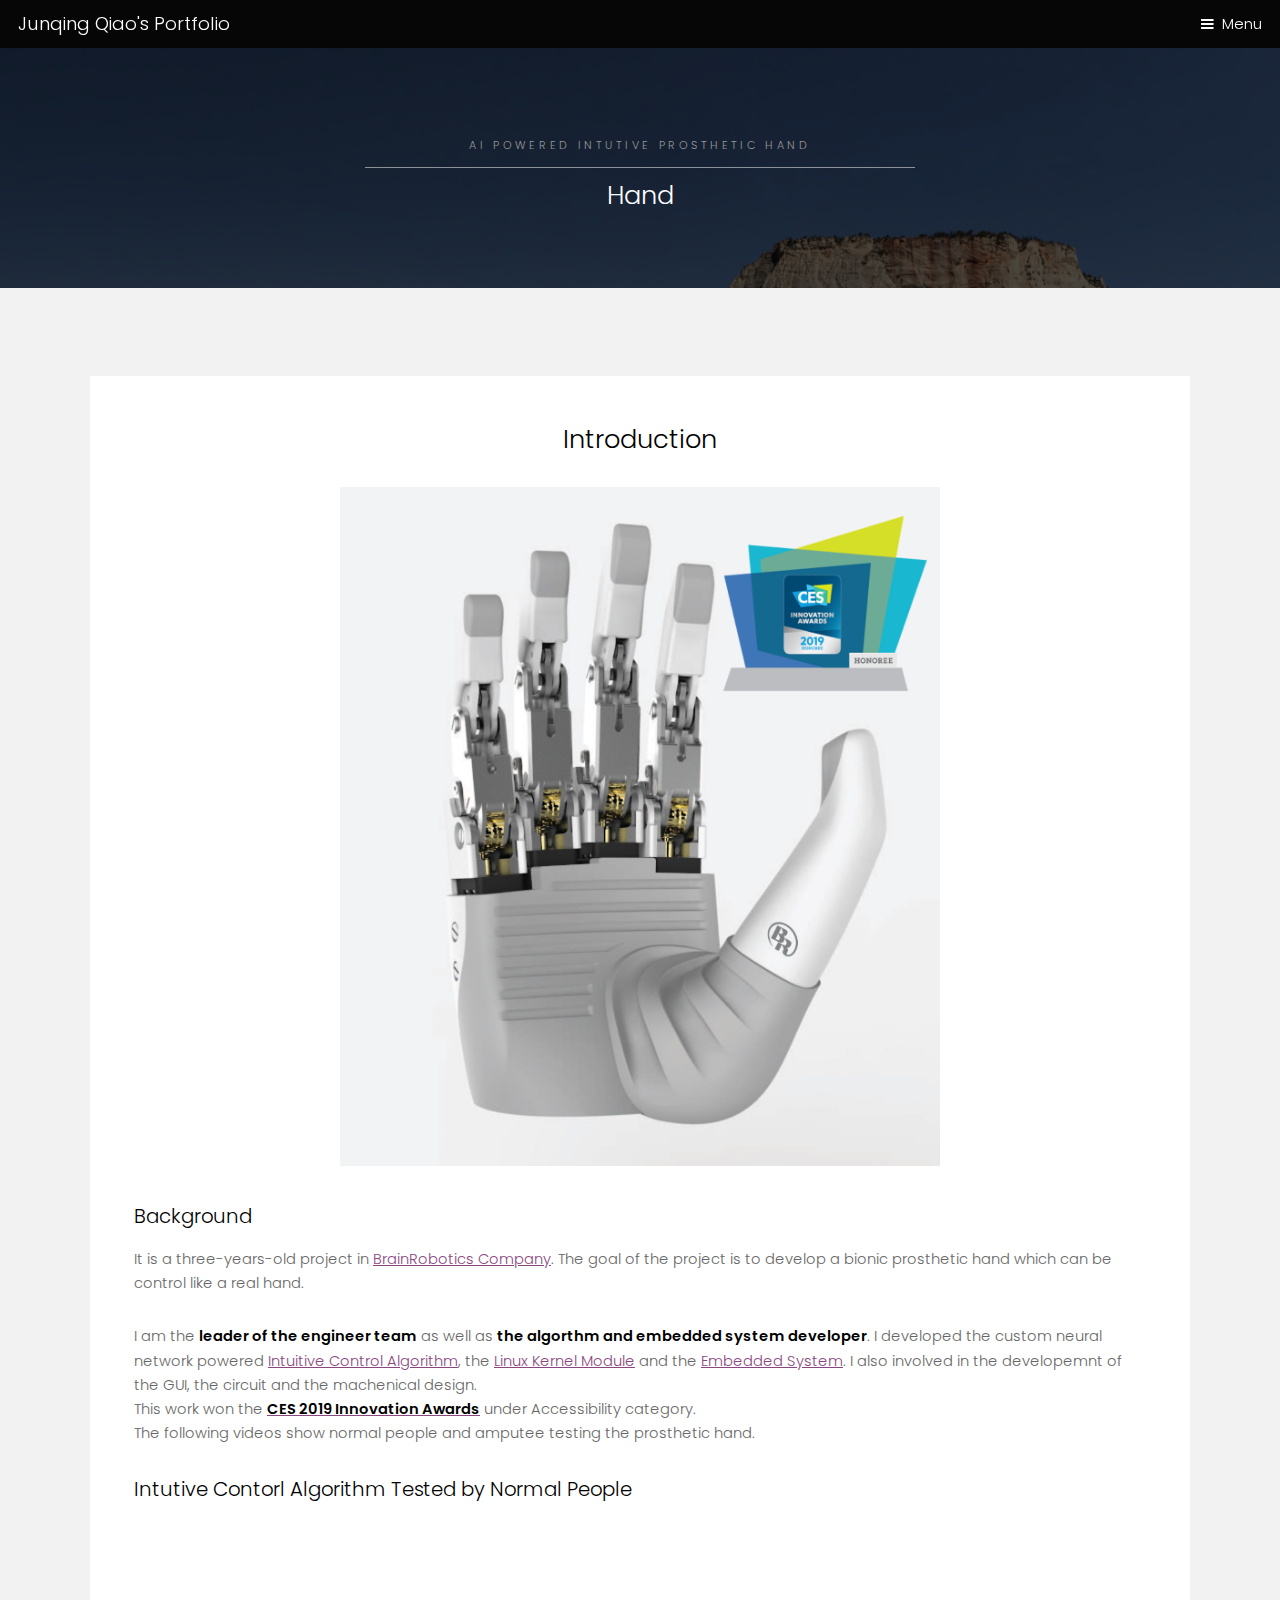
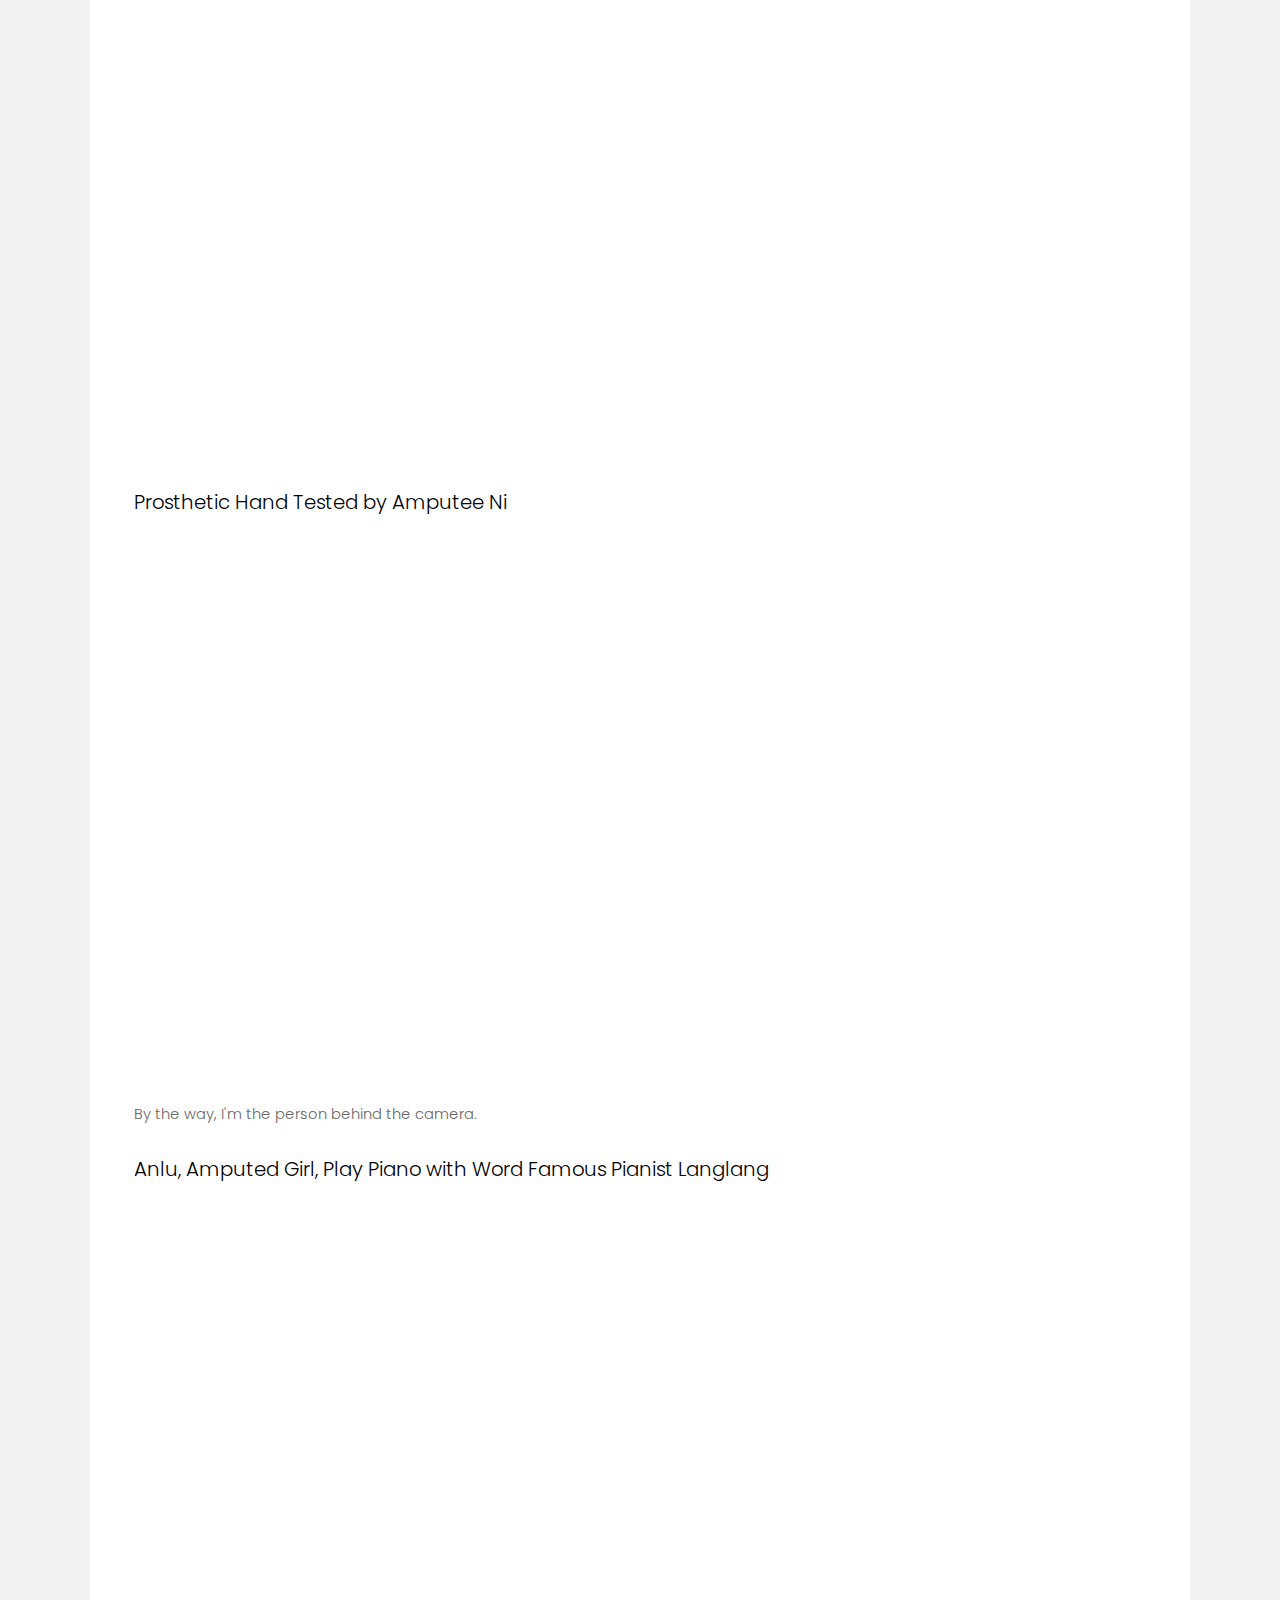
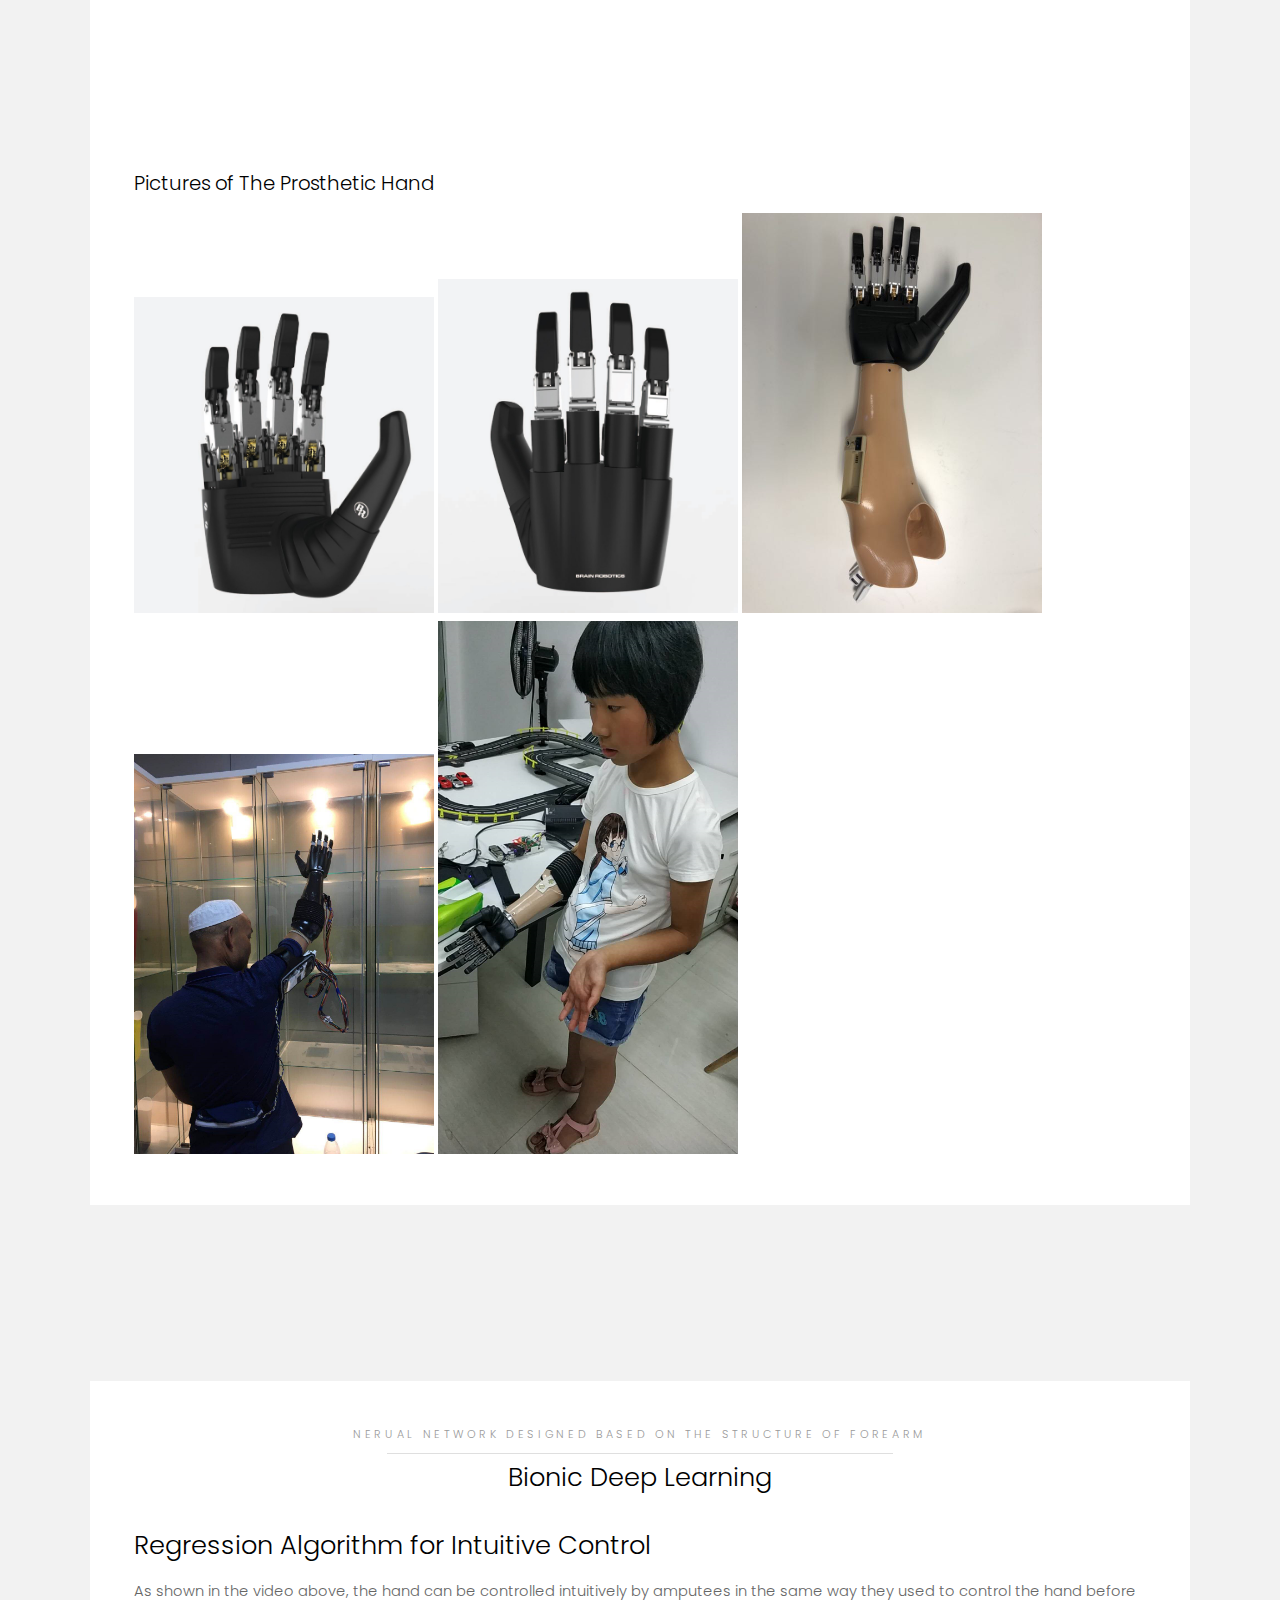
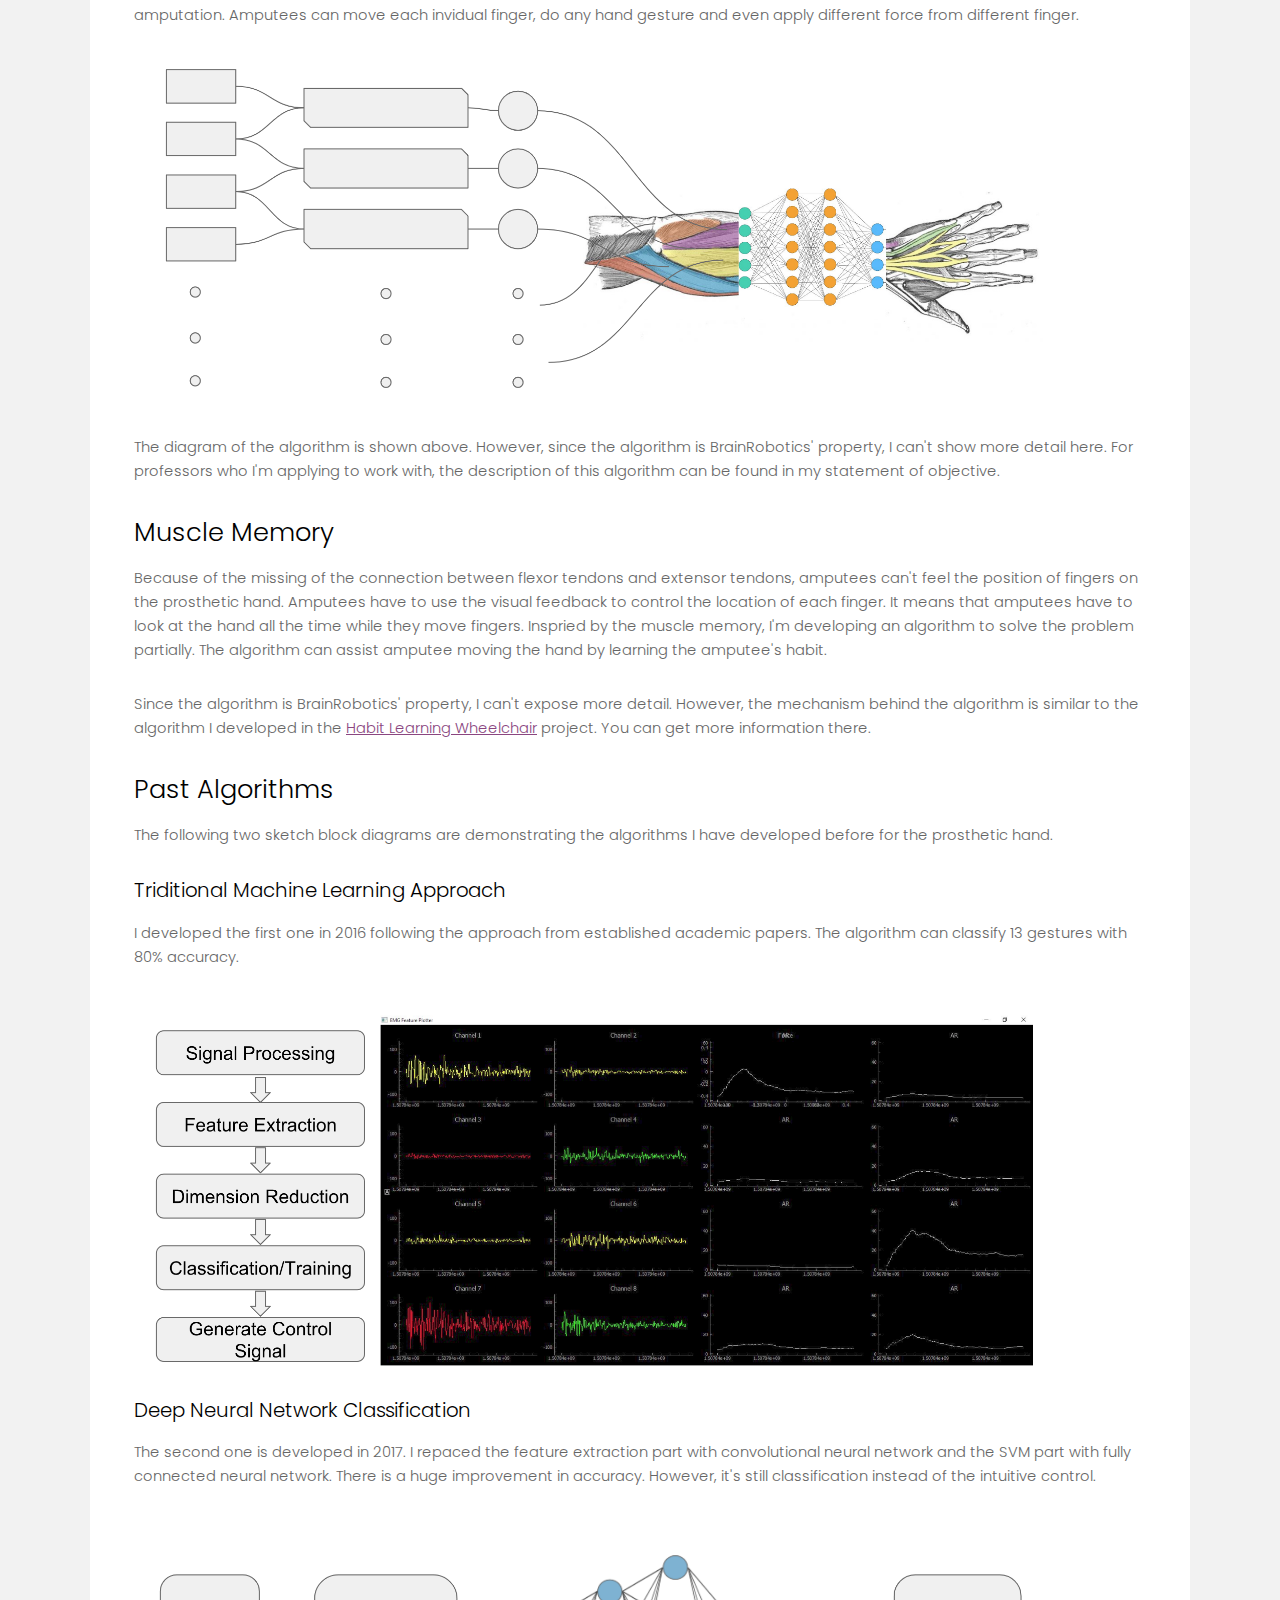
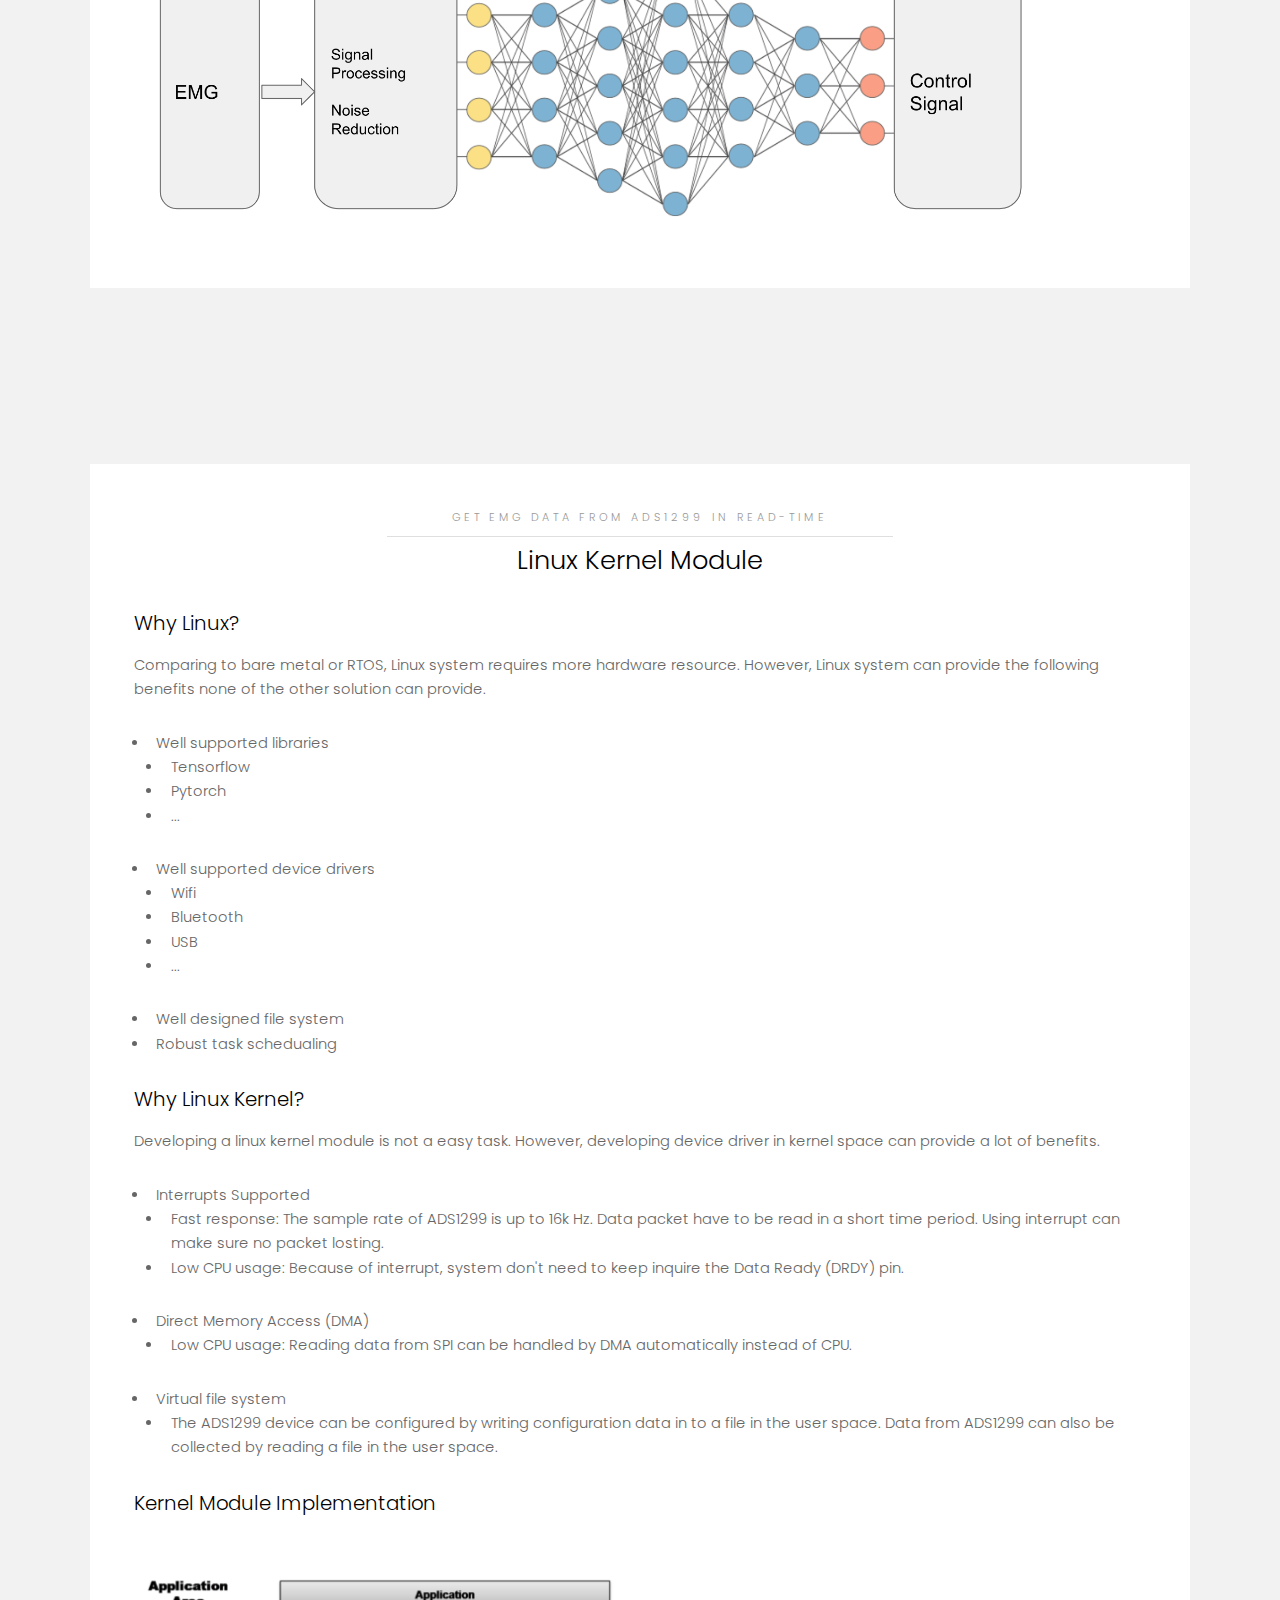
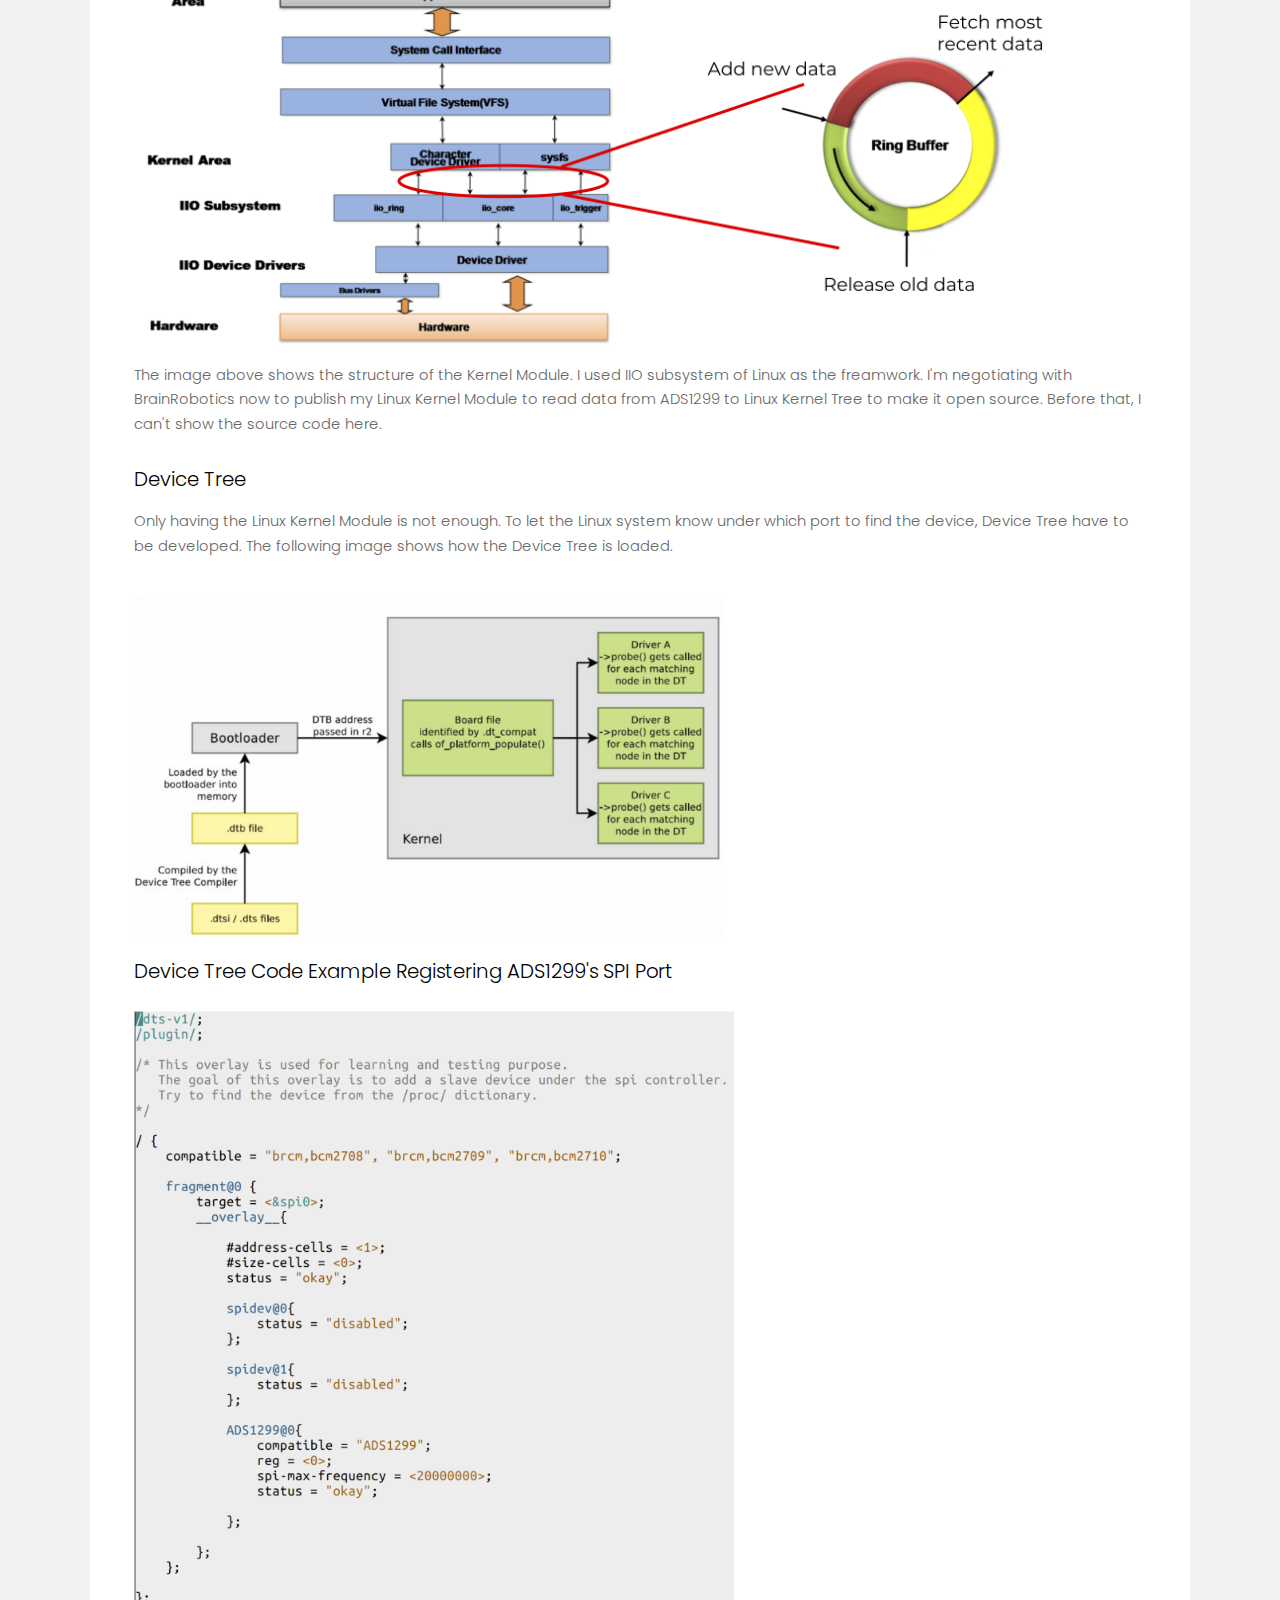
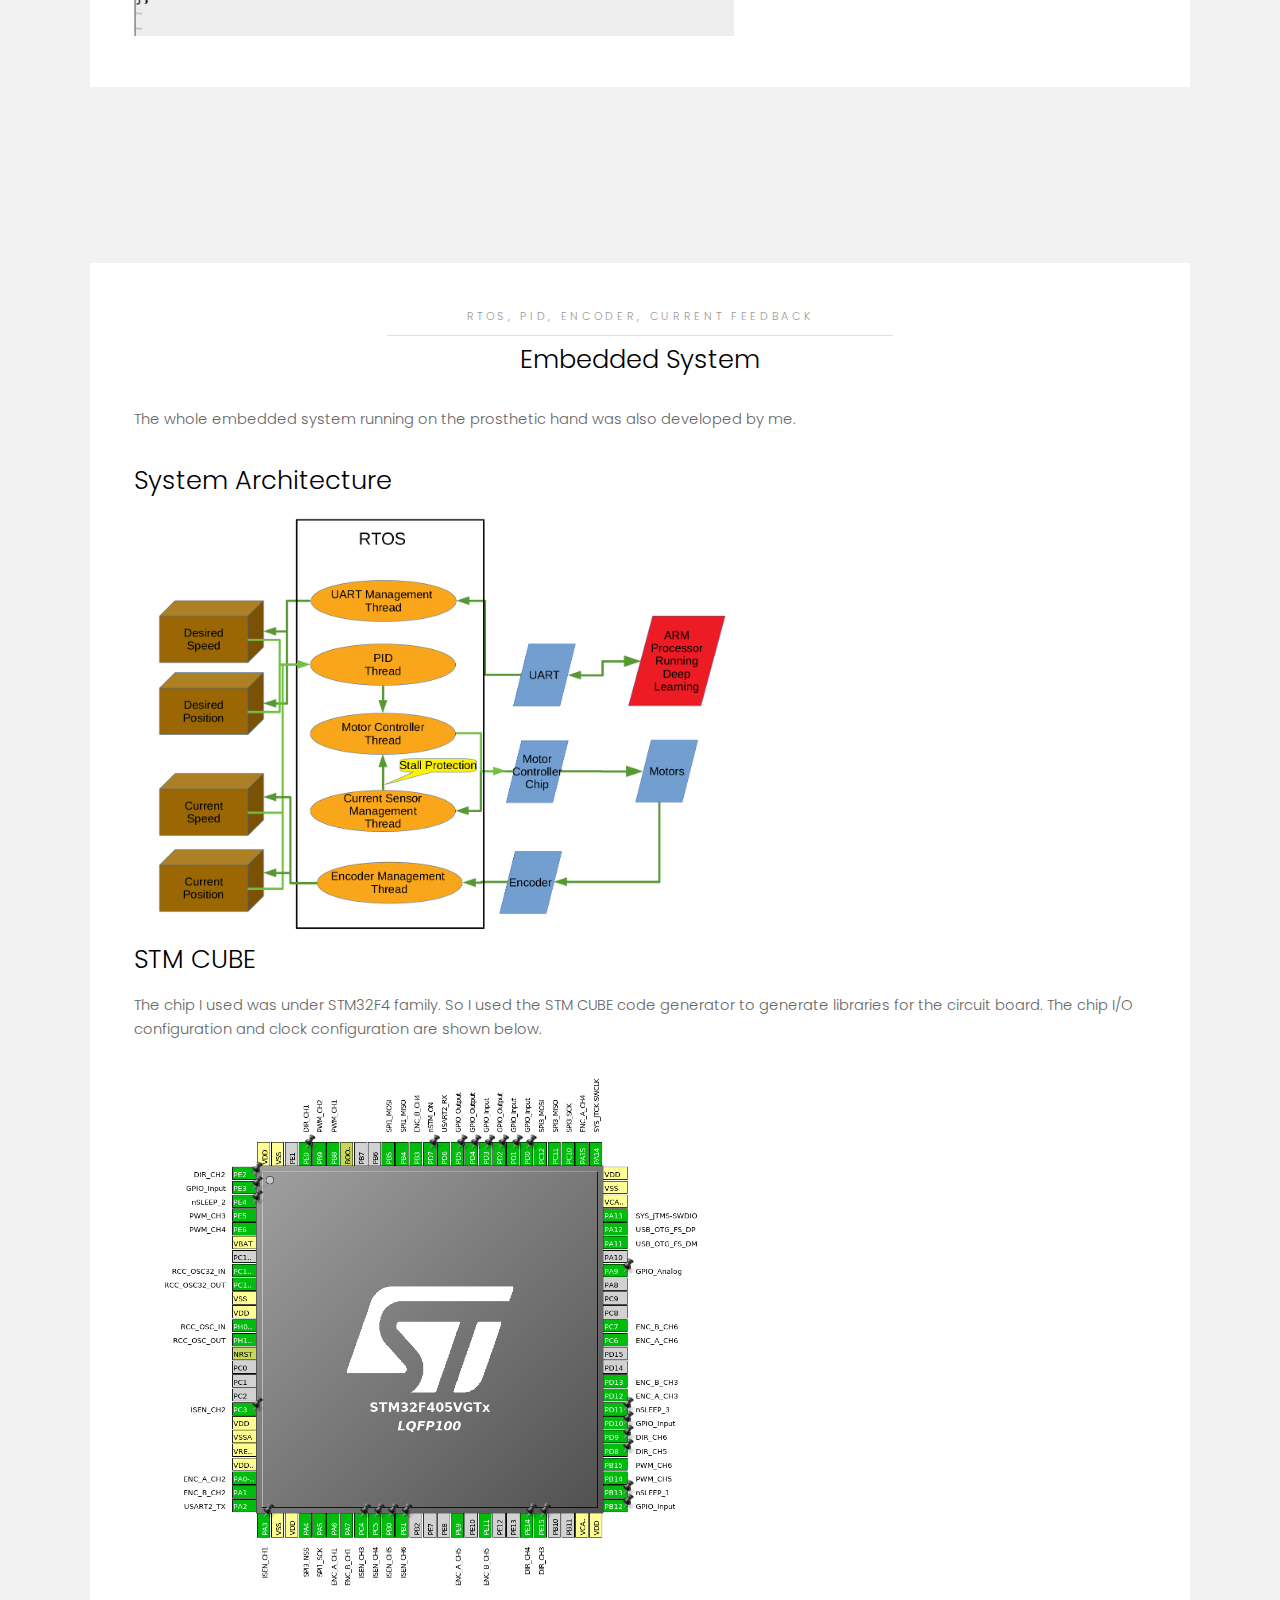
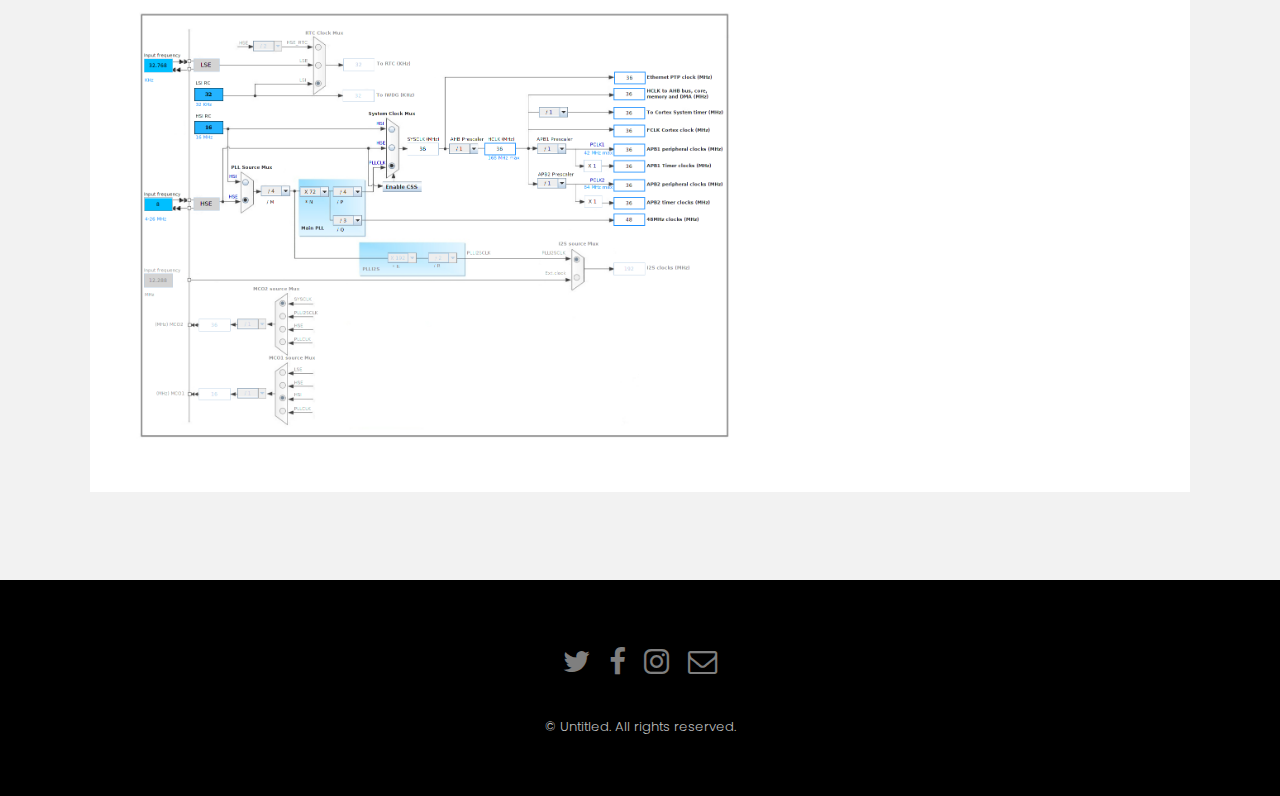
<file: main/hand.html>
<!DOCTYPE HTML>
<!--
	Junqing's Website
-->
<html>
	<head>
		<!-- Global site tag (gtag.js) - Google Analytics -->
		<script async src="https://www.googletagmanager.com/gtag/js?id=UA-131124171-1"></script>
		<script>
  			window.dataLayer = window.dataLayer || [];
  			function gtag(){dataLayer.push(arguments);}
  			gtag('js', new Date());

  			gtag('config', 'UA-131124171-1');
		</script>
		<title>AI Prosthetic Hand</title>
		<meta charset="utf-8" />
		<meta name="viewport" content="width=device-width, initial-scale=1" />
		<link rel="stylesheet" href="assets/css/main.css" />
	</head>
	<body class="subpage">

		<!-- Header -->
			<header id="header">
				<div class="logo"><a href="./index.html">Junqing Qiao's Portfolio</a></div>
				<a href="#menu">Menu</a>
			</header>

		<!-- Nav -->
			<nav id="menu">
				<ul class="links">
					<li><a href="index.html">Home</a></li>
					<li><a href="hand.html">AI Prosthetic Hand</a></li>
					<li><a href="fluid_bci.html">Fluid BCI</a></li>
					<li><a href="wheelchair.html">Habit Learning Wheelchair</a></li>
					<li><a href="laser.html">Laser Eavesdrop</a></li>
					<li><a href="robot.html">Robot Boxing</a></li>
				</ul>
			</nav>

		<!-- One -->
			<section id="One" class="wrapper style3">
				<div class="inner">
					<header class="align-center">
						<p>AI Powered Intutive Prosthetic Hand</p>
						<h2>Hand</h2>
					</header>
				</div>
			</section>

		<!-- Two -->
			<section id="two" class="wrapper style2">
				<div class="inner">
					<div class="box">
						<div class="content">
							<header class="align-center">
								<h2>Introduction</h2>
							</header>
							<p style="text-align: center">
							<img width="90%" style="max-width:600px;" src="./images/hand/handCES.jpg" />
							</p>
							<h3>Background</h3>
							<p>
								It is a three-years-old project in <a href="https://www.brainrobotics.com">BrainRobotics Company</a>.
								The goal of the project is to develop a bionic prosthetic hand which can be control like a real hand.
							</p>
							<p>
								I am the <b>leader of the engineer team</b> as well as <b>the algorthm and embedded system developer</b>. I developed the custom neural network powered <a href="#three">Intuitive Control Algorithm</a>, the <a href="#four">Linux Kernel Module</a> and the <a href="#five">Embedded System</a>. 
								I also involved in the developemnt of the GUI, the circuit and the machenical design. <br/>
								This work won the <a href="https://www.ces.tech/Events-Programs/Innovation-Awards/Honorees.aspx"><b>CES 2019 Innovation Awards</b></a> under Accessibility category.<br/>
								The following videos show normal people and amputee testing the prosthetic hand. 
							</p>

							<h3>Intutive Contorl Algorithm Tested by Normal People</h3>
							<div class="video-responsive">
							<iframe
							src="https://www.youtube.com/embed/2vJ3qqQ4Rvs"
							frameborder="0" allow="accelerometer; autoplay; encrypted-media; gyroscope; picture-in-picture" allowfullscreen>
							</iframe>
							</div>
							
							<h3>Prosthetic Hand Tested by Amputee Ni</h3>
							
							<div class="video-responsive">
							<iframe
							src="https://www.youtube.com/embed/do-w5dfYuSw"
							frameborder="0" allow="accelerometer; autoplay; encrypted-media; gyroscope; picture-in-picture" allowfullscreen>
							</iframe>
							</div>
							<p>
								By the way, I'm the person behind the camera.
							</p>

							<h3>Anlu, Amputed Girl, Play Piano with Word Famous Pianist Langlang</h3>

							<div class="video-responsive">
							<iframe
								src="https://www.youtube.com/embed/0ZQuprI4_e4?start=3568" frameborder="0" allow="accelerometer; autoplay; encrypted-media; gyroscope; picture-in-picture" allowfullscreen>
							</iframe>
							</div>

							<h3>Pictures of The Prosthetic Hand</h3>
							<img width="300px" src="./images/hand/image5.png" />
							<img width="300px" src="./images/hand/image6.png"/>
							<img width="300px" src="./images/hand/image1.png"/>
							<img width="300px" src="./images/hand/amputee1.png"/>
							<img width="300px" src="./images/hand/image7.jpg"/>

						</div>
					</div>
				</div>
			</section>

		<!-- Three -->
			<section id="three" class="wrapper style2">
				<div class="inner">
					<div class="box">
						<div class="content">
							<header class="align-center">
								<p>Nerual Network Designed Based on The Structure of Forearm</p>
								<h2>Bionic Deep Learning</h2>
							</header>

							<h2>Regression Algorithm for Intuitive Control</h2>
							
							<p>
								As shown in the video above, the hand can be controlled intuitively by amputees in the same way they used to control the hand before amputation.
								Amputees can move each invidual finger, do any hand gesture and even apply different force from different finger.
							</p>

							<img width="90%" max-width="1000px" src="./images/hand/newNN.png"/>
							<p>
								The diagram of the algorithm is shown above. 
								However, since the algorithm is BrainRobotics' property, I can't show more detail here.
								For professors who I'm applying to work with, the description of this algorithm can be found in my statement of objective.
							</p>
							<p>

							</p>

							<h2>Muscle Memory</h2>

							<p>
								Because of the missing of the connection between flexor tendons and extensor tendons</b>, amputees can't feel the position of fingers on the prosthetic hand.
								Amputees have to use the visual feedback to control the location of each finger.
								It means that amputees have to look at the hand all the time while they move fingers.
								Inspried by the muscle memory, I'm developing an algorithm to solve the problem partially.
								The algorithm can assist amputee moving the hand by learning the amputee's habit. 
								

							</p>

							<p>
								Since the algorithm is BrainRobotics' property, I can't expose more detail. 
								However, the mechanism behind the algorithm is similar to the algorithm I developed in the <a href="./wheelchair.html">Habit Learning Wheelchair</a> project.
								You can get more information there.
							</p>

							<h2>Past Algorithms</h2>
							<p>
								The following two sketch block diagrams are demonstrating the algorithms I have developed before for the prosthetic hand.
								
							</p>
							
							<h3>Triditional Machine Learning Approach</h3>
							<p>
								I developed the first one in 2016 following the approach from established academic papers. 
								The algorithm can classify 13 gestures with 80% accuracy.
							</p>

							<img width="90%" max-width="1000px" src="./images/hand/ml1.png" />

							<h3>Deep Neural Network Classification</h3>
							<p>
								The second one is developed in 2017. I repaced the feature extraction part with convolutional neural network and the SVM part with fully connected neural network.
								There is a huge improvement in accuracy. However, it's still classification instead of the intuitive control.
							</p>
	
							<img width="90%" max-width="1000px" src="./images/hand/ml2.png" />

							
							<p></p>

						</div>
					</div>
				</div>
			</section>

		<!-- Four -->
			<section id="four" class="wrapper style2">
				<div class="inner">
					<div class="box">
						<div class="content">
							<header class="align-center">
								<p>Get EMG Data from ADS1299 in Read-Time</p>
								<h2>Linux Kernel Module</h2>
							</header>
							
							<h3>Why Linux?</h3>
							<p>
								Comparing to bare metal or RTOS, Linux system requires more hardware resource.
								However, Linux system can provide the following benefits none of the other solution can provide.
							</p>
							<ul>
								<li>Well supported libraries</li>
								<ul>
									<li>Tensorflow</li>
									<li>Pytorch</li>
									<li>...</li>
								</ul>

								<li>Well supported device drivers</li>
								<ul>
									<li>Wifi</li>
									<li>Bluetooth</li>
									<li>USB</li>
									<li>...</li>
								</ul>
								<li>Well designed file system</li>
								<li>Robust task schedualing</li>
							</ul>

							<h3>Why Linux Kernel?</h3>
							<p>
								Developing a linux kernel module is not a easy task. 
								However, developing device driver in kernel space can provide a lot of benefits.
							</p>

							<ul>
								<li>Interrupts Supported</li>
								<ul>
									<li>
										Fast response: The sample rate of ADS1299 is up to 16k Hz.
										Data packet have to be read in a short time period.
										Using interrupt can make sure no packet losting.
									</li>
									<li>
										Low CPU usage: Because of interrupt, system don't need to keep inquire the Data Ready (DRDY) pin.
									</li>
								</ul>

								<li>Direct Memory Access (DMA)</li>
								<ul>
									<li>
										Low CPU usage: Reading data from SPI can be handled by DMA automatically instead of CPU.
										
									</li>
								</ul>
								<li>Virtual file system</li>
								<ul>
									<li>
										The ADS1299 device can be configured by writing configuration data in to a file in the user space.
										Data from ADS1299 can also be collected by reading a file in the user space.
									</li>
								</ul>
							</ul>

							<h3>Kernel Module Implementation</h3>

							
							<img width="90%" style="max-width:1000px" src="./images/hand/iio.png" />
							<p>
								The image above shows the structure of the Kernel Module.
								I used IIO subsystem of Linux as the freamwork.
								I'm negotiating with BrainRobotics now to publish my Linux Kernel Module to read data from ADS1299 to Linux Kernel Tree to make it open source.
								Before that, I can't show the source code here.
							</p>

							<h3>Device Tree</h3>
							<p>
								Only having the Linux Kernel Module is not enough.
								To let the Linux system know under which port to find the device, Device Tree have to be developed.
								The following image shows how the Device Tree is loaded. 
							</p>
							
							<img width="90%" style="max-width:600px" src="./images/hand/deviceTree.png" />

							<h3>Device Tree Code Example Registering ADS1299's SPI Port</h3>
							<img width="90%" style="max-width:600px" src="./images/hand/Dtcode.png" />

						</div>
					</div>
				</div>
			</section>

		<!-- Five -->
			<section id="five" class="wrapper style2">
				<div class="inner">
					<div class="box">
						<div class="content">
							<header class="align-center">
								<p>RTOS, PID, Encoder, Current Feedback</p>
								<h2>Embedded System</h2>
							</header>

							<p>
								The whole embedded system running on the prosthetic hand was also developed by me.
							</p>

							<H2>System Architecture</H2>
							
							<img  width="90%" style="max-width:600px" src="images/hand/embedded.png"/>

							<H2>STM CUBE</H2>
							<p>
								The chip I used was under STM32F4 family. 
								So I used the STM CUBE code generator to generate libraries for the circuit board.
								The chip I/O configuration and clock configuration are shown below.
							</p>

							<img  width="90%" style="max-width:600px" src="images/hand/cube1.png"/>
							<img  width="90%" style="max-width:600px" src="images/hand/cube2.png"/>
							
						</div>
					</div>
				</div>
			</section>

		<!-- Footer -->
			<footer id="footer">
				<div class="container">
					<ul class="icons">
						<li><a href="#" class="icon fa-twitter"><span class="label">Twitter</span></a></li>
						<li><a href="#" class="icon fa-facebook"><span class="label">Facebook</span></a></li>
						<li><a href="#" class="icon fa-instagram"><span class="label">Instagram</span></a></li>
						<li><a href="#" class="icon fa-envelope-o"><span class="label">Email</span></a></li>
					</ul>
				</div>
				<div class="copyright">
					&copy; Untitled. All rights reserved.
				</div>
			</footer>

		<!-- Scripts -->
			<script src="assets/js/jquery.min.js"></script>
			<script src="assets/js/jquery.scrollex.min.js"></script>
			<script src="assets/js/skel.min.js"></script>
			<script src="assets/js/util.js"></script>
			<script src="assets/js/main.js"></script>

	</body>
</html>
</file>
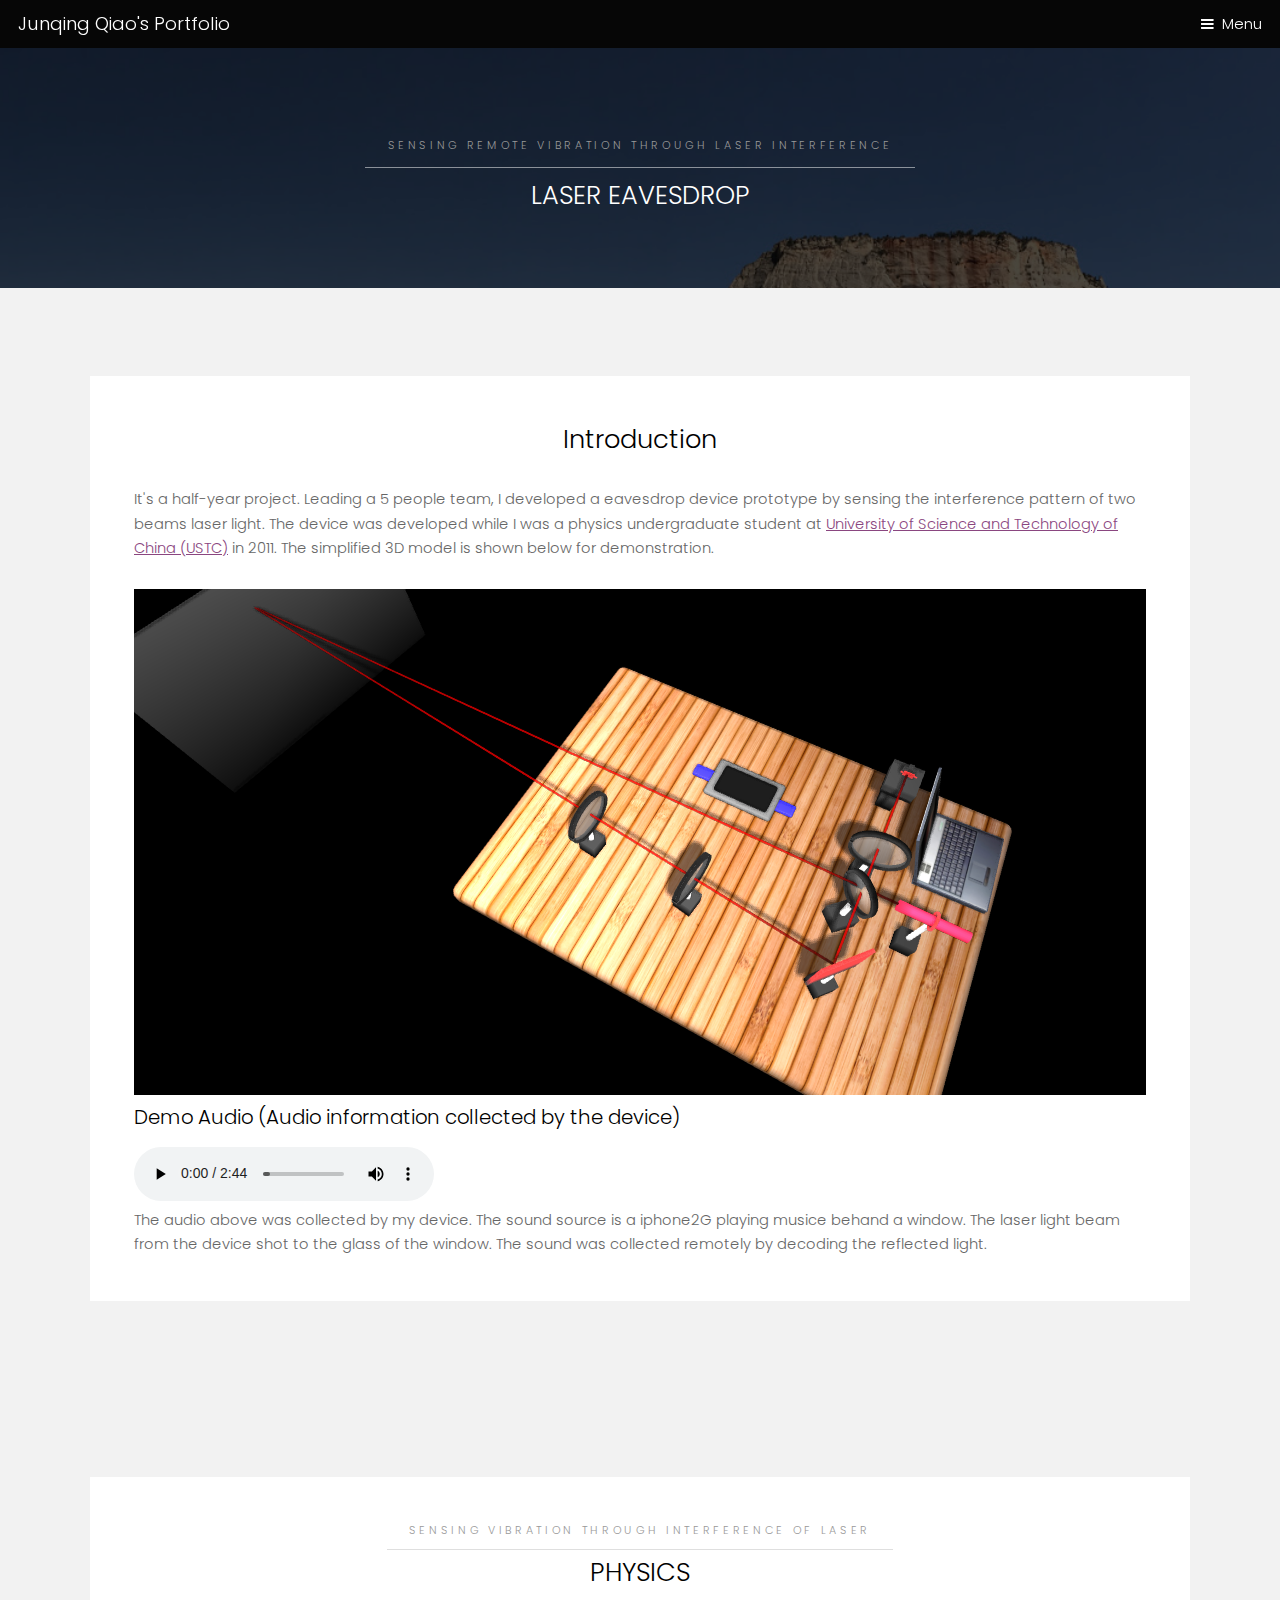
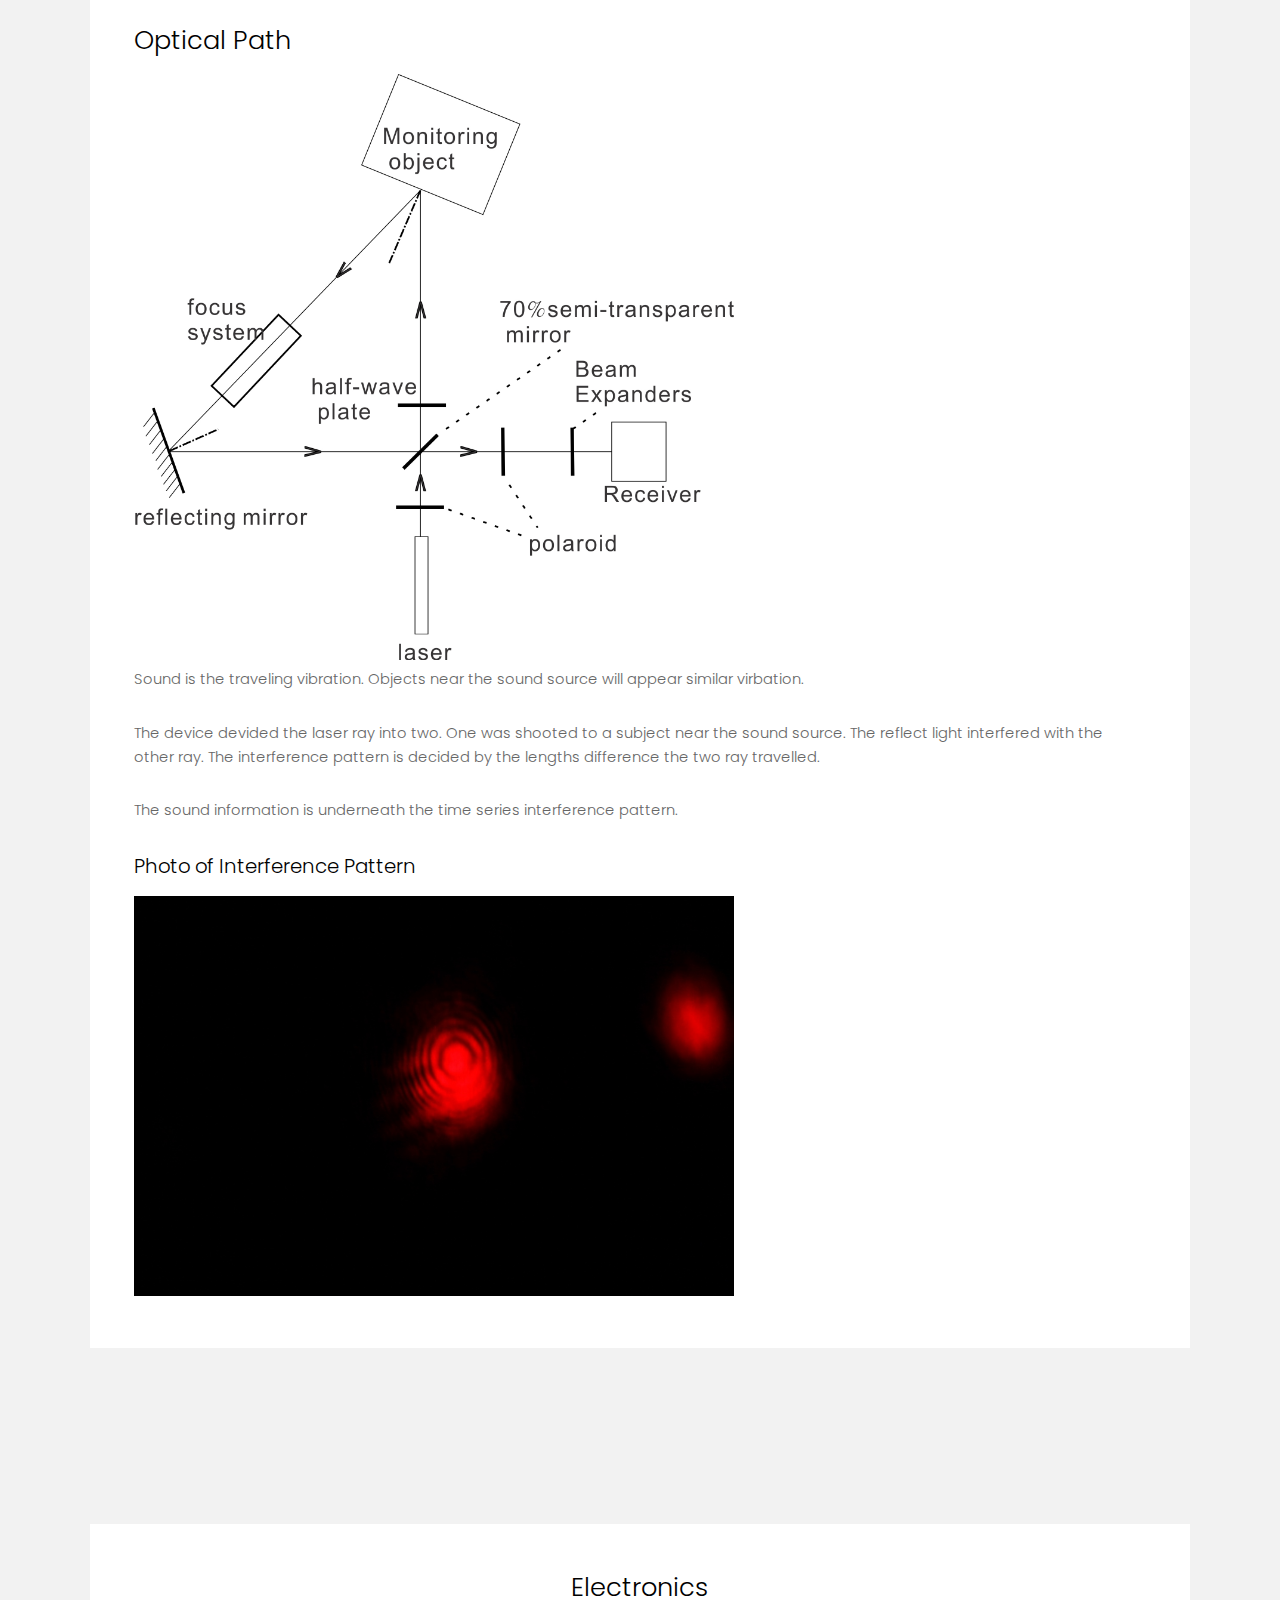
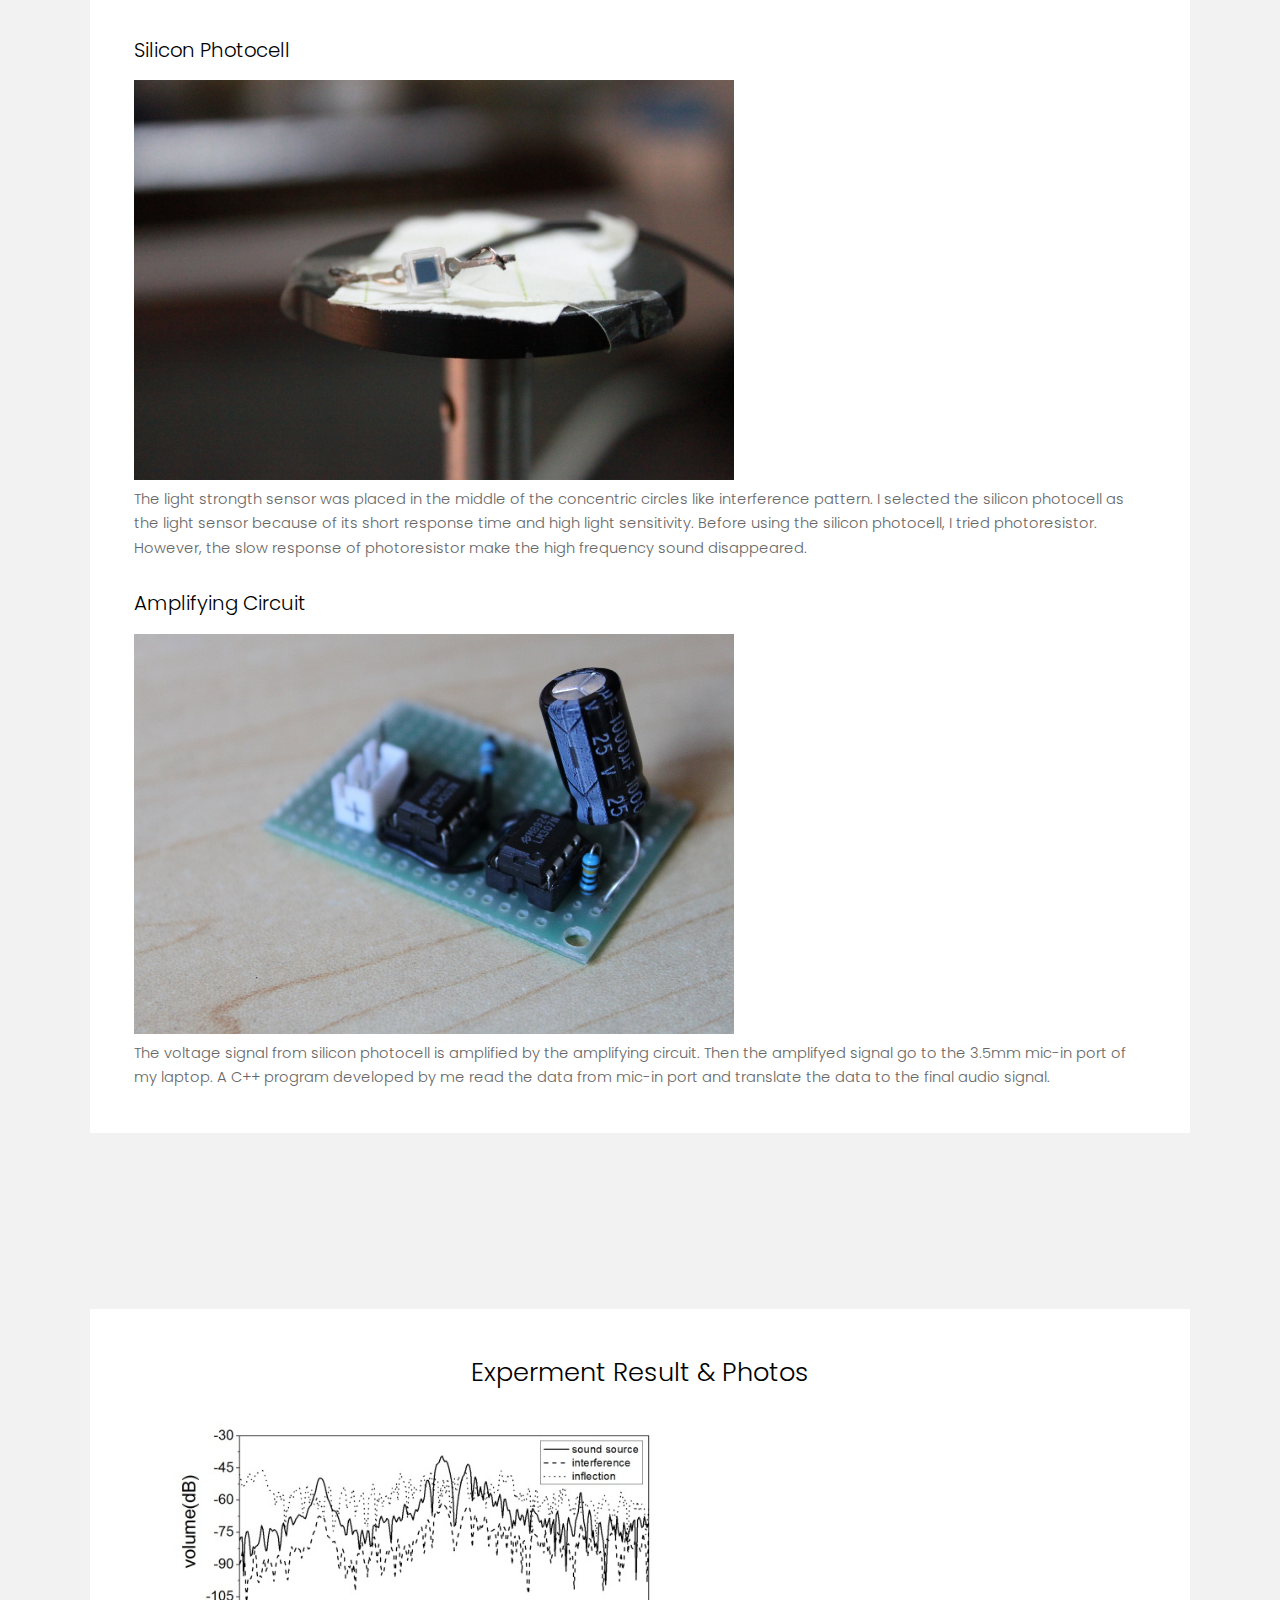
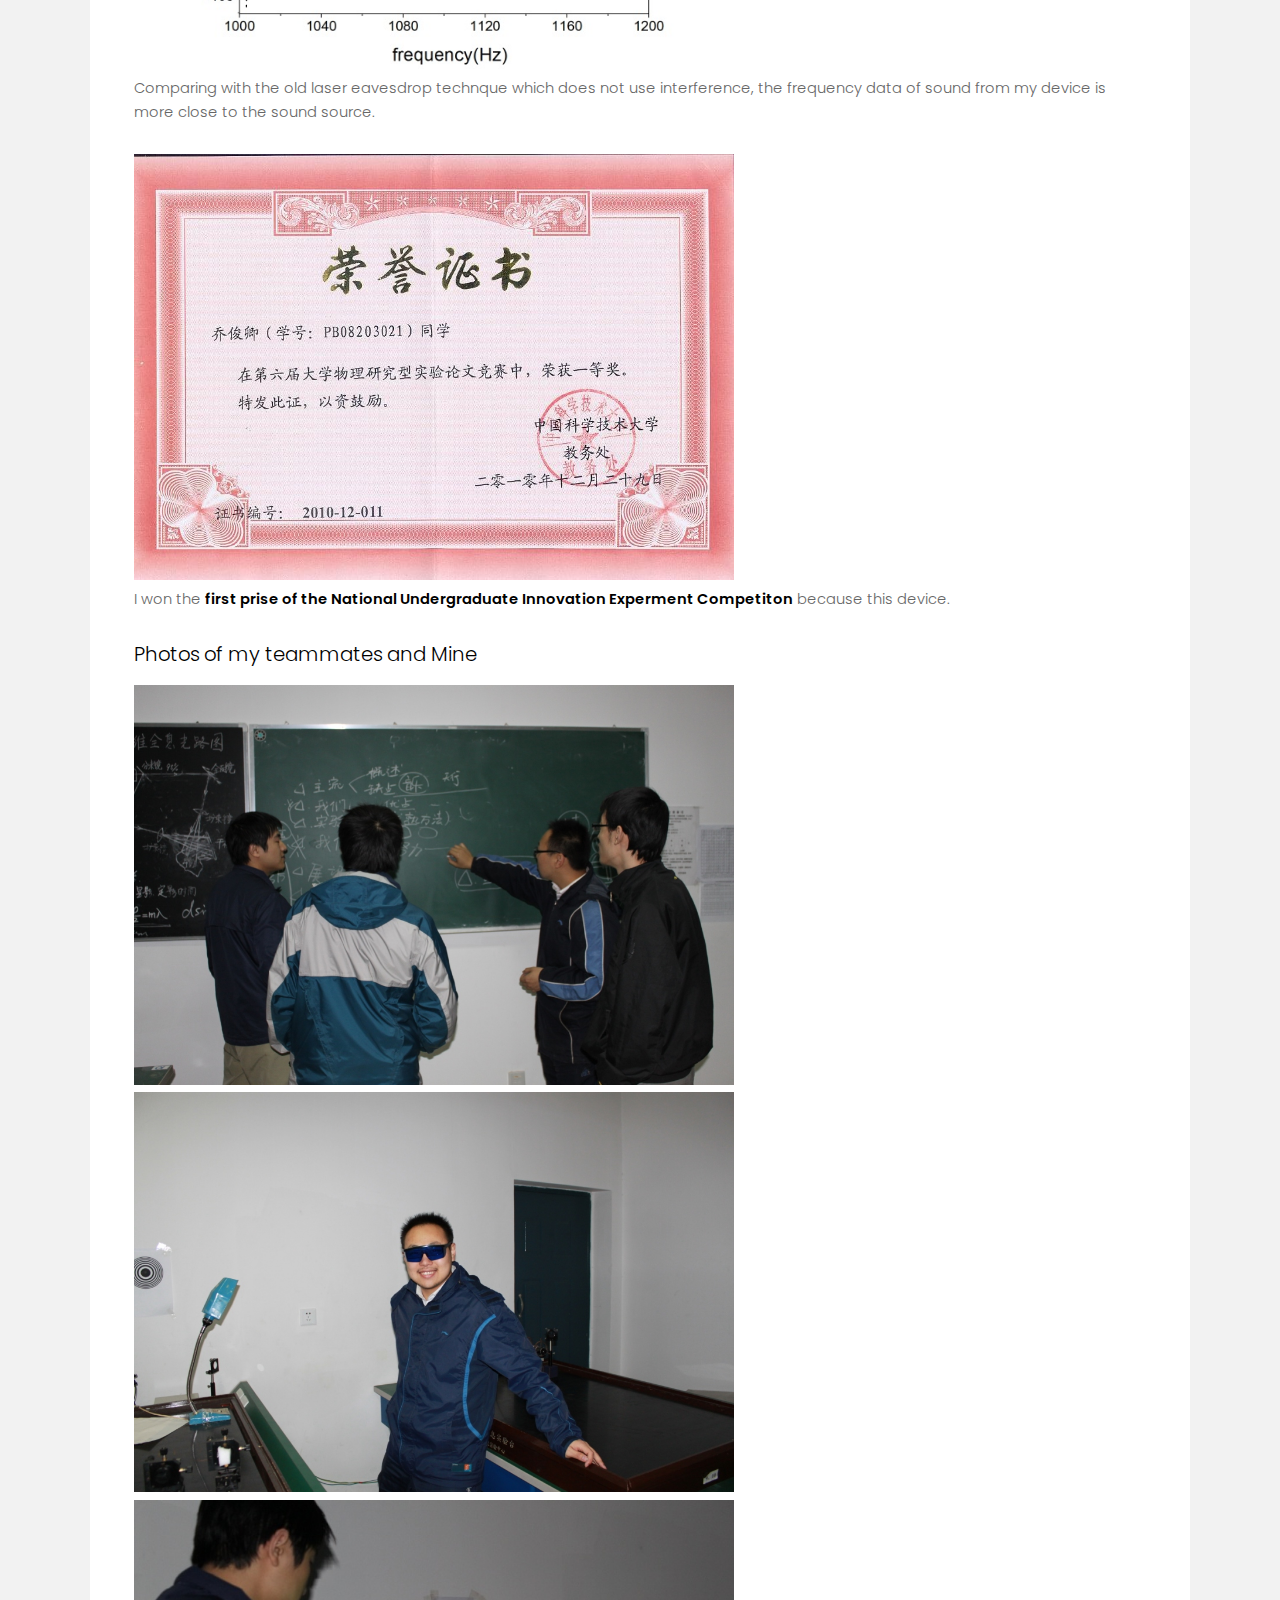
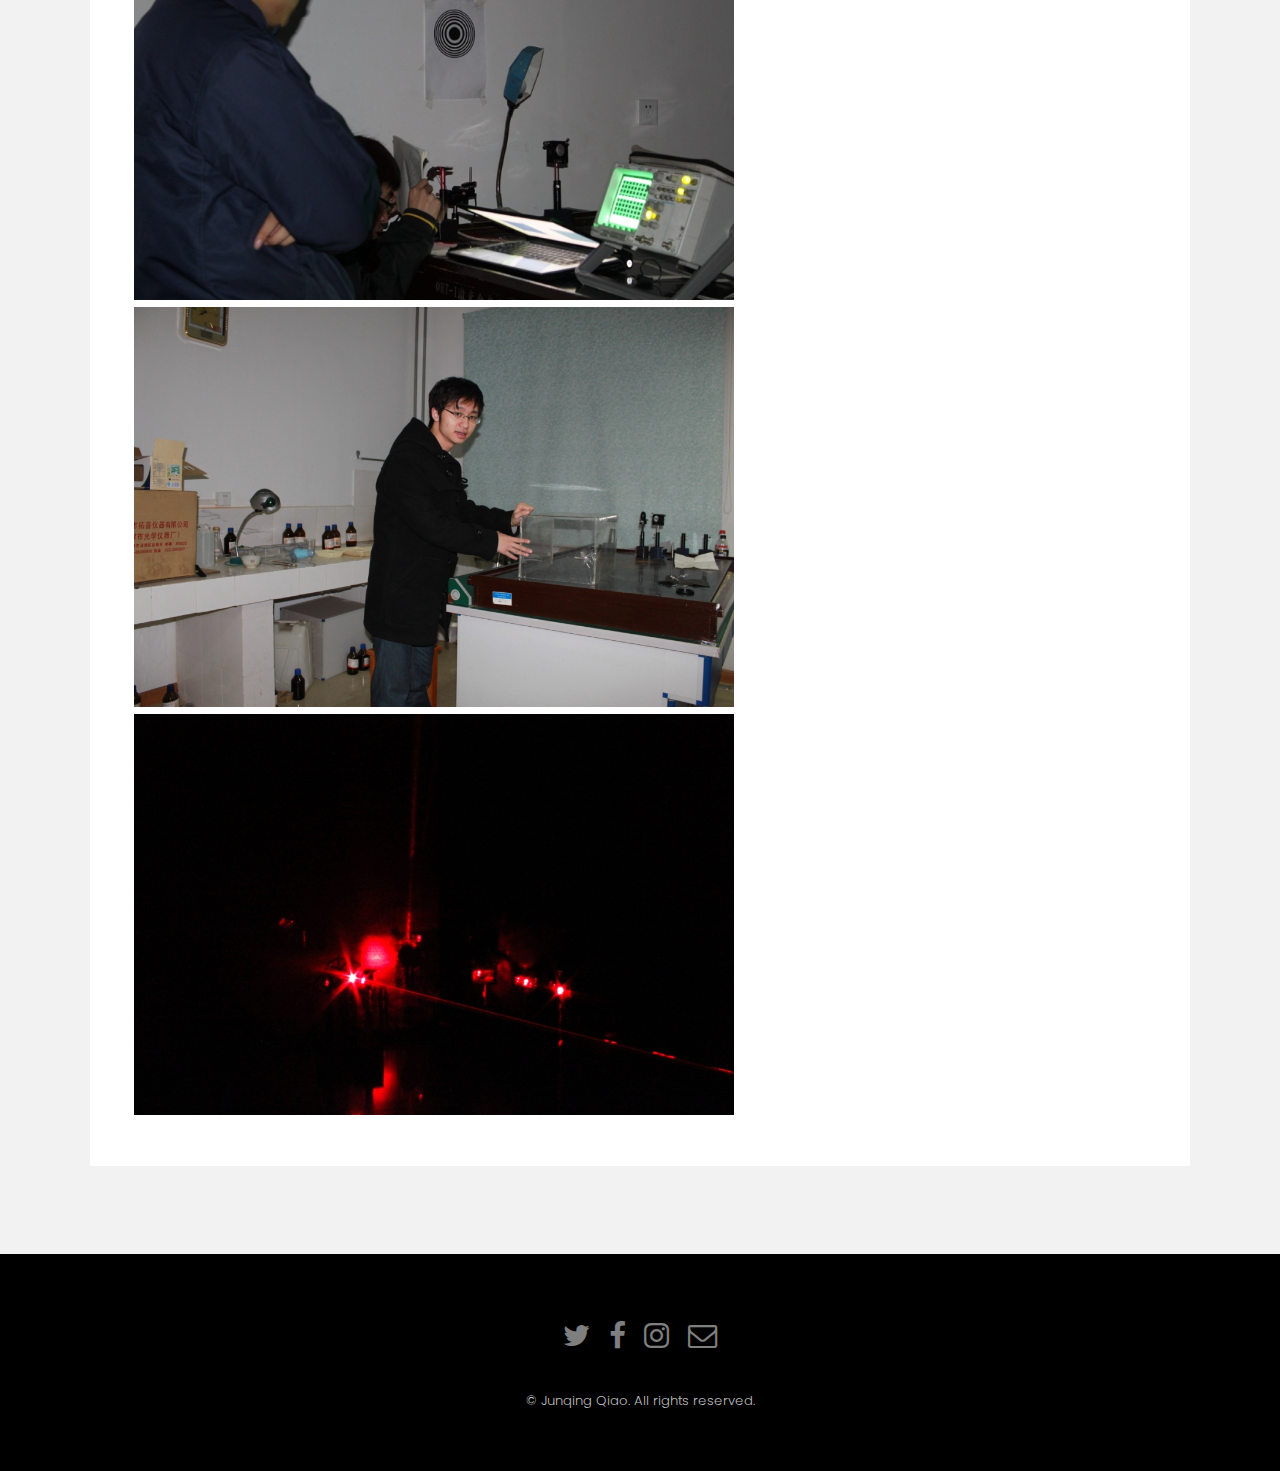
<file: main/laser.html>
<!DOCTYPE HTML>
<!--
	Junqing's Website
-->
<html>
	<head>
		<!-- Global site tag (gtag.js) - Google Analytics -->
		<script async src="https://www.googletagmanager.com/gtag/js?id=UA-131124171-1"></script>
		<script>
  			window.dataLayer = window.dataLayer || [];
  			function gtag(){dataLayer.push(arguments);}
  			gtag('js', new Date());

  			gtag('config', 'UA-131124171-1');
		</script>
		<title>Laser Eavesdrop</title>
		<meta charset="utf-8" />
		<meta name="viewport" content="width=device-width, initial-scale=1" />
		<link rel="stylesheet" href="assets/css/main.css" />
	</head>
	<body class="subpage">

		<!-- Header -->
			<header id="header">
				<div class="logo"><a href="./index.html">Junqing Qiao's Portfolio</a></div>
				<a href="#menu">Menu</a>
			</header>

		<!-- Nav -->
			<nav id="menu">
				<ul class="links">
					<li><a href="index.html">Home</a></li>
					<li><a href="hand.html">AI Prosthetic Hand</a></li>
					<li><a href="fluid_bci.html">Fluid BCI</a></li>
					<li><a href="wheelchair.html">Habit Learning Wheelchair</a></li>
					<li><a href="laser.html">Laser Eavesdrop</a></li>
					<li><a href="robot.html">Robot Boxing</a></li>
				</ul>
			</nav>

		<!-- One -->
			<section id="One" class="wrapper style3">
				<div class="inner">
					<header class="align-center">
						<p>SENSING REMOTE VIBRATION THROUGH LASER INTERFERENCE</p>
						<h2>LASER EAVESDROP</h2>
					</header>
				</div>
			</section>

		<!-- Two -->
			<section id="two" class="wrapper style2">
				<div class="inner">
					<div class="box">
						<div class="content">
							<header class="align-center">
								<h2>Introduction</h2>
							</header>

							<p>
								It's a half-year project.
								Leading a 5 people team, I developed a eavesdrop device prototype by sensing the interference pattern of two beams laser light.
								The device was developed while I was a physics undergraduate student at <a href="http://en.ustc.edu.cn/">University of Science and Technology of China (USTC)</a> in 2011.
								The simplified 3D model is shown below for demonstration.
							</p>
						
							<div id="3Dmodel"><img src="./images/laser.jpg" width="100%" height="auto"></div>
							
							<h3>
								Demo Audio (Audio information collected by the device)
							</h3>
							<audio src="./laserEavesdrop/laserEavesdrop.mp3" controls="controls"></audio>
							<p>
								The audio above was collected by my device. 
								The sound source is a iphone2G playing musice behand a window.
								The laser light beam from the device shot to the glass of the window.
								The sound was collected remotely by decoding the reflected light. 
							</p>
							</div>
						</div>
					</div
				</div>
			</section>

		<!-- Three -->
			<section id="three" class="wrapper style2">
				<div class="inner">
					<div class="box">
						<div class="content">
							<header class="align-center">
								<p>Sensing Vibration through Interference of Laser</p>
								<h2>PHYSICS</h2>
							</header>

							<h2>Optical Path</h2>
							
							<img width="90%" style="max-width:600px" src="./laserEavesdrop/images/lightPath.jpg" />

							<p>
								Sound is the traveling vibration. 
								Objects near the sound source will appear similar virbation.
							</p>

							<p>
								The device devided the laser ray into two. 
								One was shooted to a subject near the sound source. 
								The reflect light interfered with the other ray. 
								The interference pattern is decided by the lengths difference the two ray travelled.
							</p>

							<p>
								The sound information is underneath the time series interference pattern.
							</p>


							<h3>Photo of Interference Pattern</h3>
							<img width="90%" style="max-width:600px" src="./laserEavesdrop/images/_MG_0824.JPG"/>
							
						</div>
					</div>
				</div>
			</section>

		<!-- Four -->
			<section id="four" class="wrapper style2">
				<div class="inner">
					<div class="box">
						<div class="content">
							<header class="align-center">
								<h2>Electronics</h2>
							</header>
							
							<h3>Silicon Photocell</h3>
							<img width="90%" style="max-width:600px" src="./laserEavesdrop/images/IMG_0795.JPG"/>
							<p>
								The light strongth sensor was placed in the middle of the concentric circles like interference pattern.
								I selected the silicon photocell as the light sensor because of its short response time and high light sensitivity.
								Before using the silicon photocell, I tried photoresistor. 
								However, the slow response of photoresistor make the high frequency sound disappeared.
							</p>

							<h3>Amplifying Circuit</h3>
							<img width="90%" style="max-width:600px" src="./laserEavesdrop/images/IMG_1145.JPG"/>
							<p>
								The voltage signal from silicon photocell is amplified by the amplifying circuit.
								Then the amplifyed signal go to the 3.5mm mic-in port of my laptop.
								A C++ program developed by me read the data from mic-in port and translate the data to the final audio signal. 
							</p>							


						</div>
					</div>
				</div>
			</section>

		<!-- Five -->
			<section id="five" class="wrapper style2">
				<div class="inner">
					<div class="box">
						<div class="content">
							<header class="align-center">
								<h2>Experment Result & Photos</h2>
							</header>

							<img width="90%" style="max-width:600px" src="./laserEavesdrop/images/wave.jpg"/>
							<p>
								Comparing with the old laser eavesdrop technque which does not use interference, the frequency data of sound from my device is more close to the sound source.
							</p>

							 
							<img width="90%" style="max-width:600px" src="./honors/examination.jpg"/>
							<p>
								I won the <b>first prise of the National Undergraduate Innovation Experment Competiton</b> because this device.
							</p>

							<h3>Photos of my teammates and Mine</h3>

							<img width="90%" style="max-width:600px" src="./laserEavesdrop/images/IMG_0861.JPG"/>
							<img width="90%" style="max-width:600px" src="./laserEavesdrop/images/laser_eavesdrop.JPG"/>
							<img width="90%" style="max-width:600px" src="./laserEavesdrop/images/IMG_0882.JPG"/>
							<img width="90%" style="max-width:600px" src="./laserEavesdrop/images/IMG_1050.JPG"/>
							<img width="90%" style="max-width:600px" src="./laserEavesdrop/images/_MG_0906.JPG"/>
						</div>
					</div>
				</div>
			</section>

		<!-- Footer -->
			<footer id="footer">
				<div class="container">
					<ul class="icons">
						<li><a href="#" class="icon fa-twitter"><span class="label">Twitter</span></a></li>
						<li><a href="#" class="icon fa-facebook"><span class="label">Facebook</span></a></li>
						<li><a href="#" class="icon fa-instagram"><span class="label">Instagram</span></a></li>
						<li><a href="#" class="icon fa-envelope-o"><span class="label">Email</span></a></li>
					</ul>
				</div>
				<div class="copyright">
					&copy; Junqing Qiao. All rights reserved.
				</div>
			</footer>

		<!-- Scripts -->
			<script src="assets/js/jquery.min.js"></script>
			<script src="assets/js/jquery.scrollex.min.js"></script>
			<script src="assets/js/skel.min.js"></script>
			<script src="assets/js/util.js"></script>
			<script src="assets/js/main.js"></script>
			<script src="assets/js/laser/three.min.js" type="text/javascript"></script>
    <script>
		var container, camera, renderer, scene, mouseOut = false, mouseX = 0, mouseY = 0, mouseZ = 300, mouseX0 = 0, mouseY0 = 0, mouseZ0 = 300;
		var model,group, mesh;
		var plane;
		var R = 1, angleX = 1.5, angleY = 3 ;
		var sceneHeight , sceneWidth;
		
		init();
		function init()
		{
			container = document.getElementById('3Dmodel');
			sceneWidth = container.clientWidth;
			sceneHeight = sceneWidth*0.5;
			camera = new THREE.PerspectiveCamera(50, sceneWidth/sceneHeight, 0.01, 100);
			scene = new THREE.Scene();
			group = new THREE.Object3D();
			scene.add(camera);
			
			renderer = new THREE.WebGLRenderer({preserveDrawingBuffer :true, antialias : true});
			renderer.setSize(sceneWidth,sceneHeight);
			renderer.shadowMapEnabled   = true;
			renderer.sortObjects = false;
			renderer.shadowMapSoft = true;
			renderer.shadowMapCascade = true;
			renderer.setClearColorHex( 0x000000, 1);
			initLight();
		}
		
		container.addEventListener( 'mousemove', onMouseMove,false );
		container.addEventListener( 'mouseout' ,onMouseOut,false);
		container.addEventListener( 'mouseover', onMouseOver, false);
		setInterval(update, 1000/30);
		
		function onMouseMove( event )
		{
			if(event.shiftKey == 1)
			{
				mouseZ += event.clientX + event.clientY - mouseX - mouseY;
			}
			mouseX = event.offsetX;
			mouseY = event.offsetY;
		}
		
		function onMouseOut( event )
		{
			mouseOut = true;
		}
		
		function onMouseOver( event )
		{
			mouseOut = false;
		}
			
		var light, light2, light3, light4;  

		function initLight() 
		{   
	
			light = new THREE.SpotLight(0xFFFFFF,3,10);   
			light.castShadow        = true;
			light.position.set( 500, 500 , 500 );  
			light.target.position.set(0,0,0);
			light.shadowMapHeight = 2048;
			light.shadowMapWidth = 2048;
			light.shadowCameraNear  = 0.01;
			light.shadowCameraFar   = 10;
			light.shadowCameraFov = 120 ;
			light.shadowDarkness        = 0.55;
			//light.shadowCameraVisible   = true;
			light.shadowBias = 0.000000000000000000005;
			scene.add(light);  
			
			light2 = new THREE.AmbientLight(0x606060);
			scene.add(light2);
			
			
			light3 = new THREE.PointLight(0xffffff,1,10000);
			light3.position.set(-2,1,0);
			scene.add(light3);
			
		}  
		
		var loader = new THREE.JSONLoader();
		var material = new THREE.MeshFaceMaterial();
		loader.load( 'assets/js/laser/model/laser_eavesdrop.js', 
			function ( geometry ) 
			{ 
				geometry.computeTangents(); 
				mesh = new THREE.Mesh( geometry , new THREE.MeshFaceMaterial() );  
				mesh.position.x = -0.3;  
				mesh.position.y = 0;
				mesh.position.z = 0;
				mesh.rotation.x = mesh.rotation.y = mesh.rotation.z = 0;  
				mesh.scale.x = mesh.scale.y = mesh.scale.z = 0.0001; 
				mesh.matrixAutoUpdate = false;  
				mesh.updateMatrix();
				mesh.castShadow = true;
				mesh.receiveShadow = true;    
				group.add(mesh);
				scene.add(mesh);
				container.innerHTML = "";
				container.appendChild(renderer.domElement);
			} ); 
		
		function update()
		{
			angleX = mouseX/sceneWidth*Math.PI/1.5+0.5;
			angleY = -mouseY/sceneHeight*Math.PI/3+1.1;
			R = 1.2;
			camera.position.x = R*Math.cos(angleY)*Math.sin(angleX);
			camera.position.y = R*Math.sin(angleY)
			camera.position.z = R*Math.cos(angleY)*Math.cos(angleX);
			camera.lookAt(new THREE.Vector3(-camera.position.x,-camera.position.y,-camera.position.z));
			
			light.position.x = camera.position.x*1.2+0.2;
			light.position.z = camera.position.z*1.2+0.2;
			light.position.y = camera.position.y*1.2+0.2;
			
			if(mouseOut == false)
			{
				renderer.render(scene,camera);
			}
		}

		window.addEventListener( 'resize', onWindowResize, false );

		function onWindowResize(){


		sceneWidth = container.clientWidth;
		sceneHeight = sceneWidth*0.5;

	    renderer.setSize( sceneWidth, sceneHeight );

		}
		
	</script>

	</body>
</html>
</file>
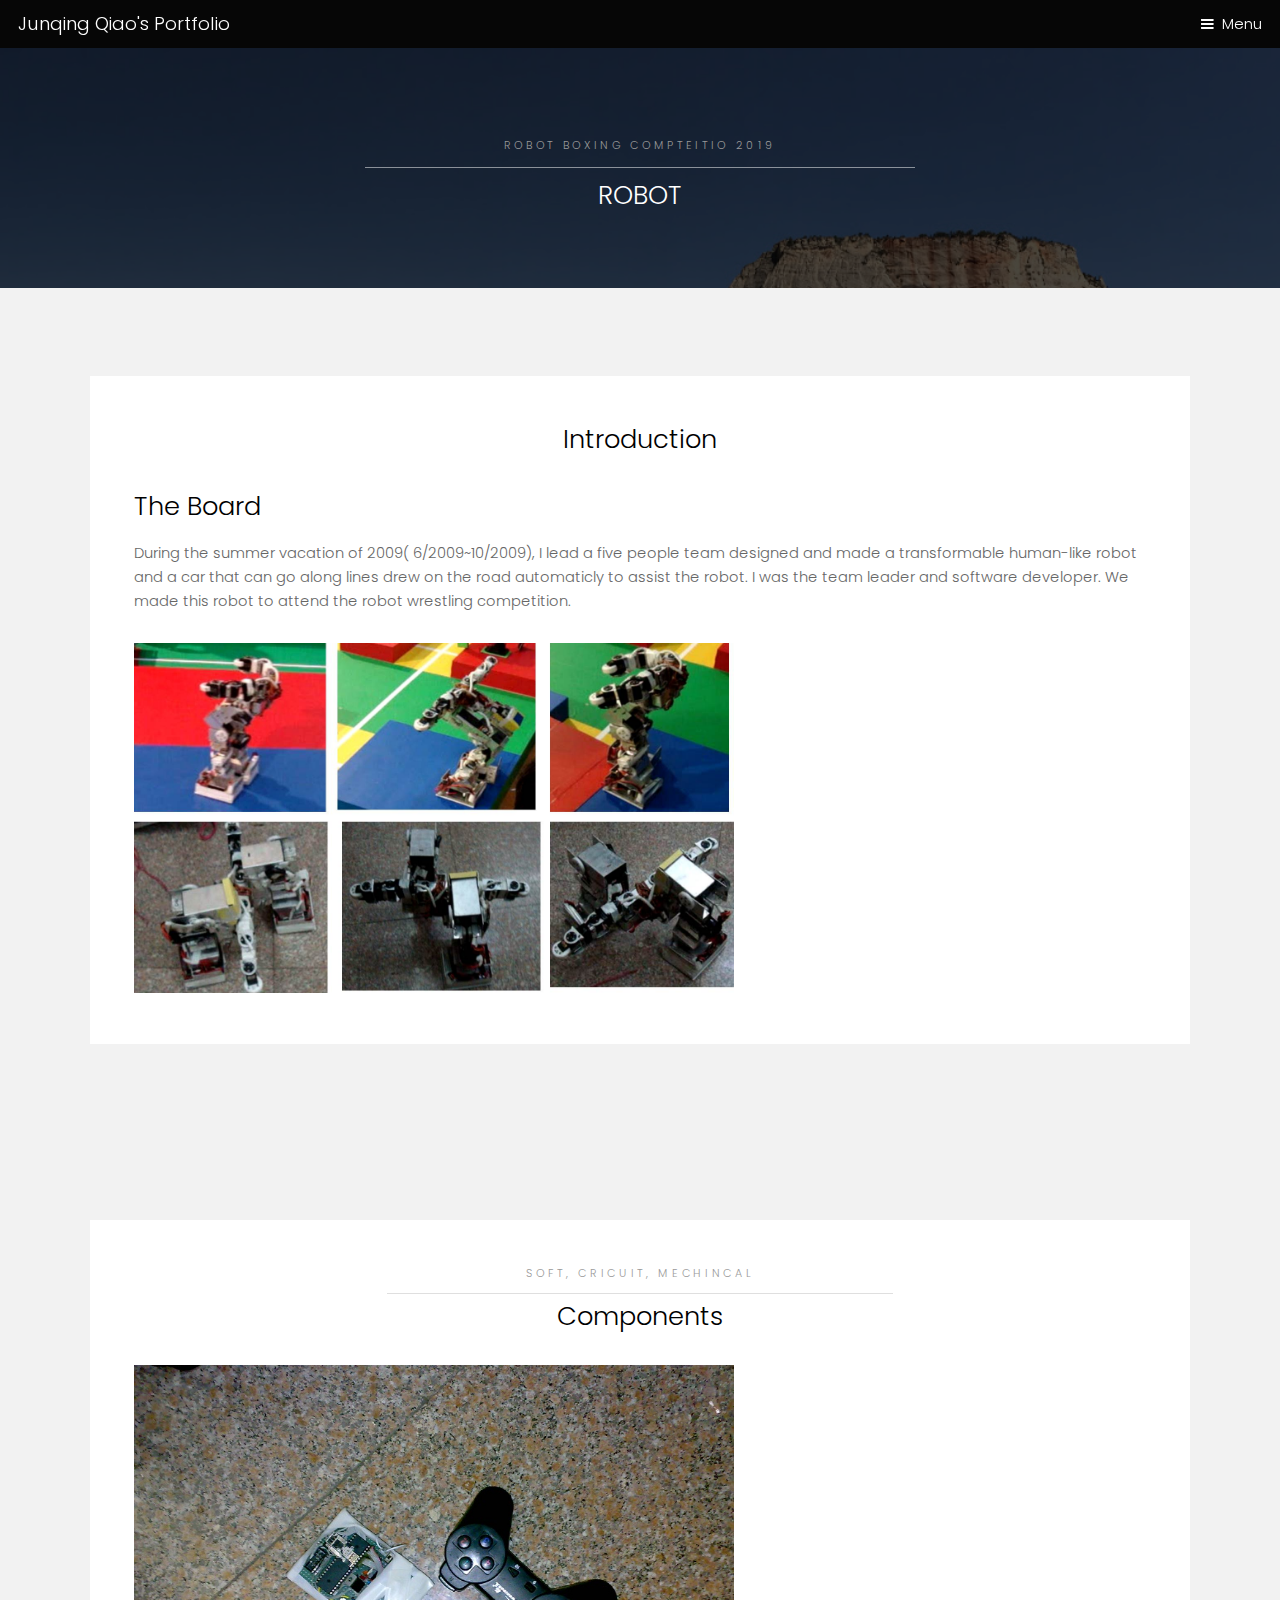
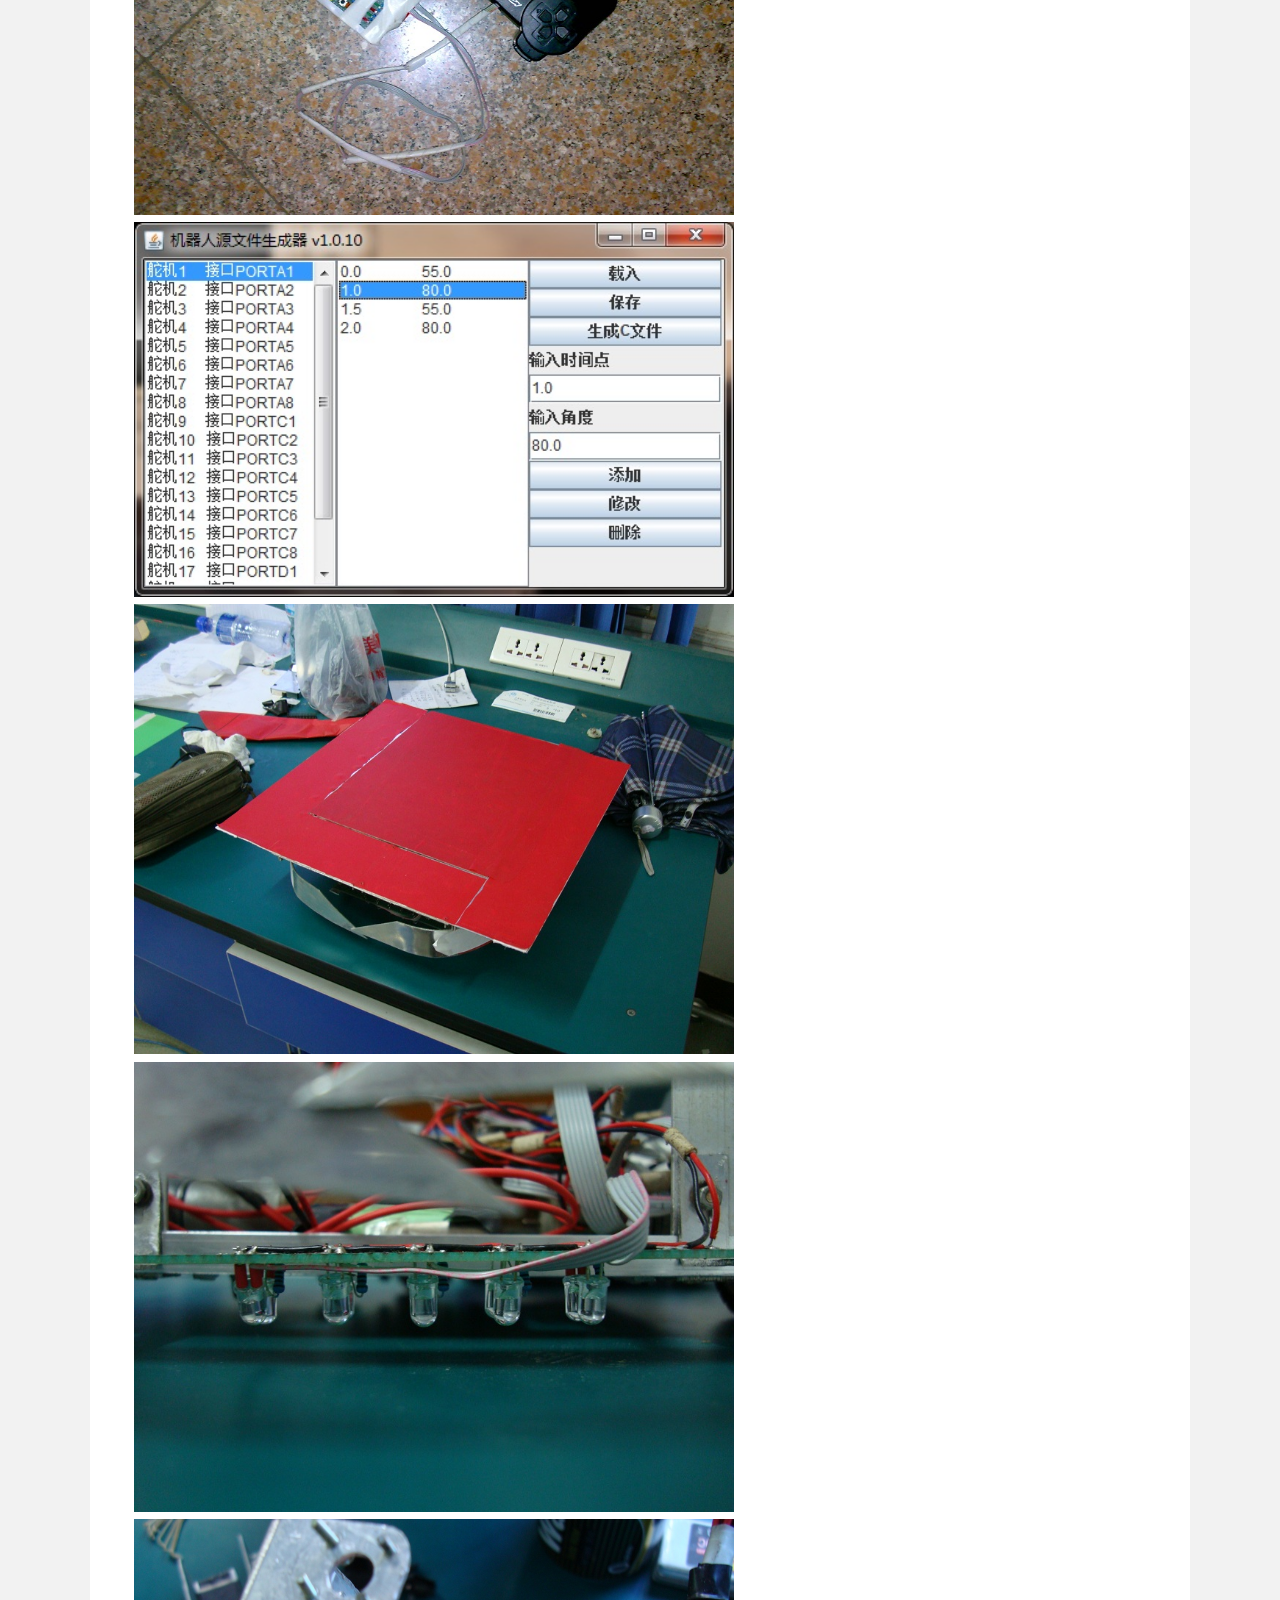
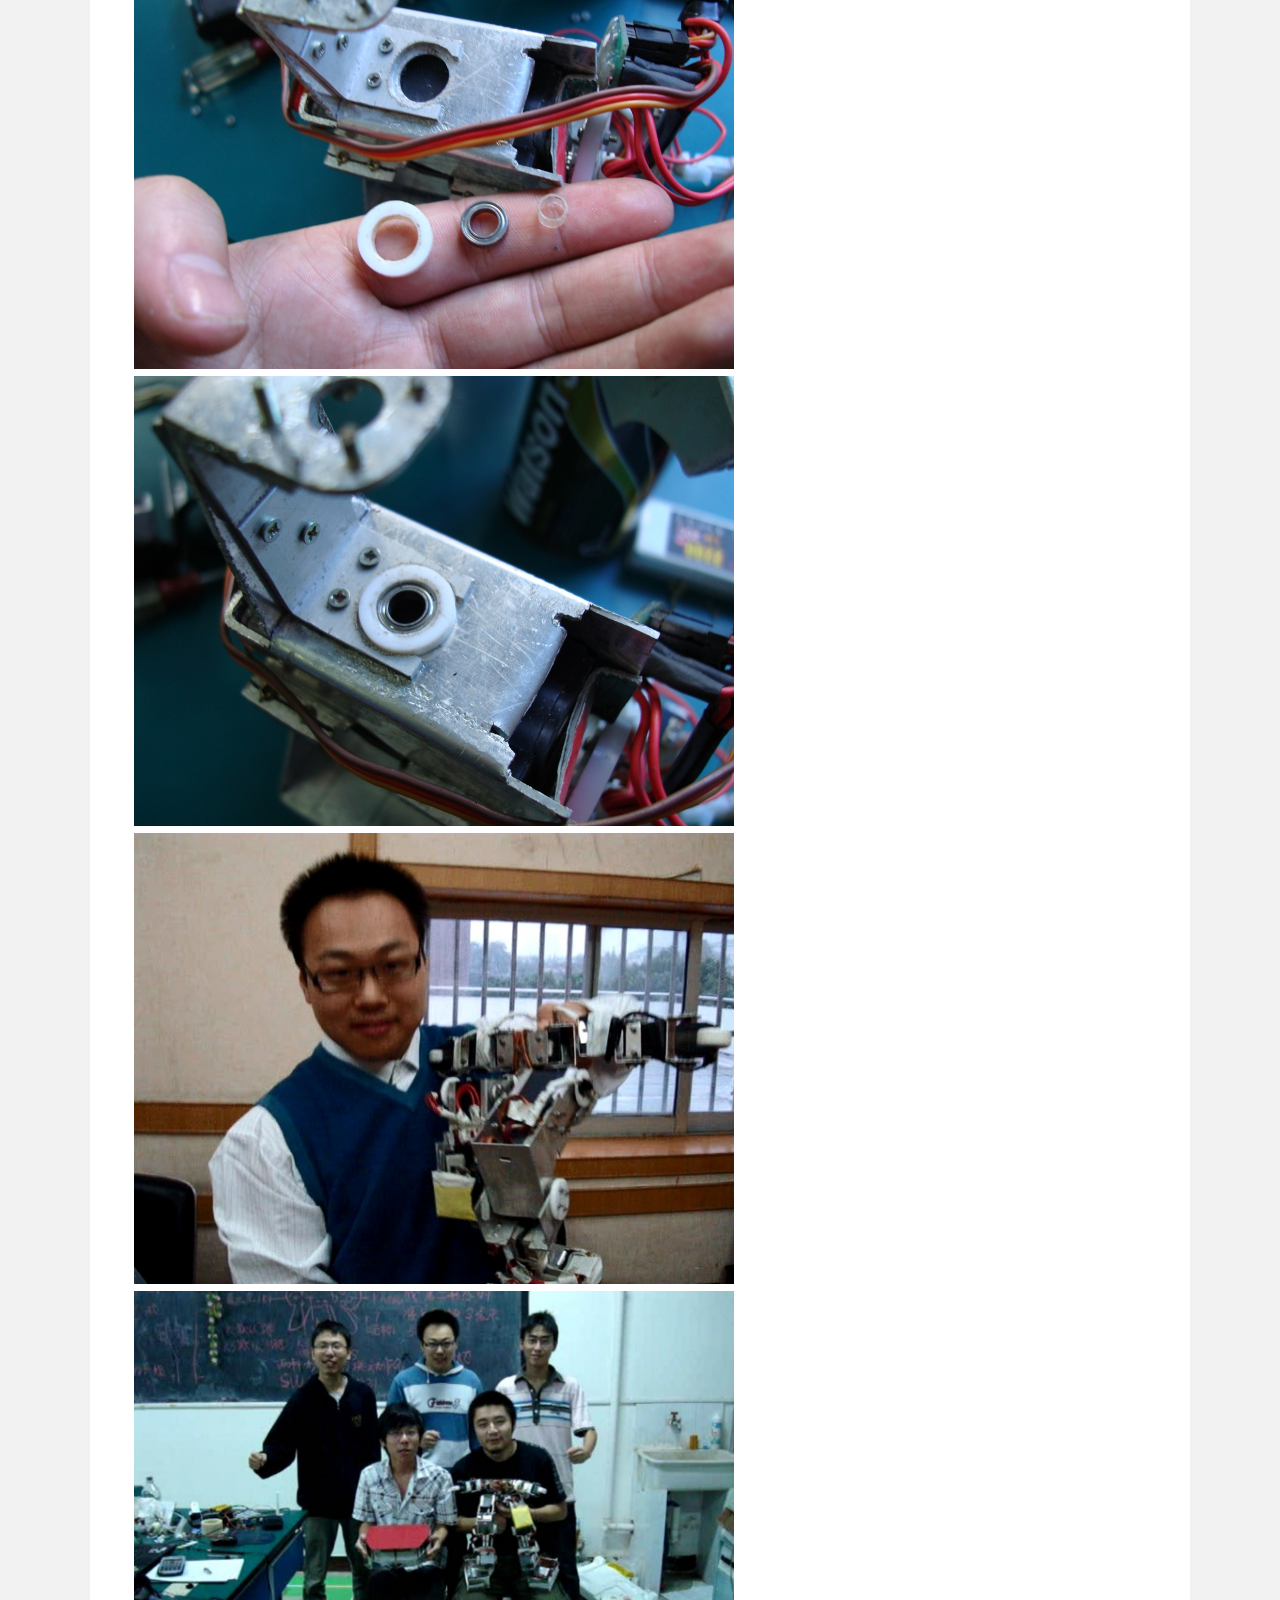
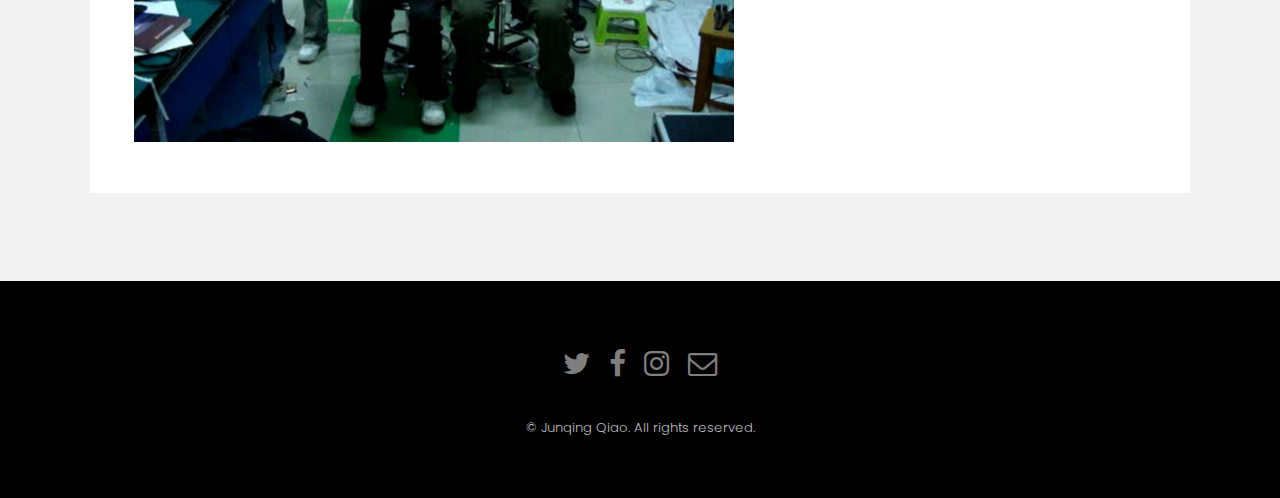
<file: main/robot.html>
<!DOCTYPE HTML>
<!--
	Junqing's Website
-->
<html>
	<head>
		<!-- Global site tag (gtag.js) - Google Analytics -->
		<script async src="https://www.googletagmanager.com/gtag/js?id=UA-131124171-1"></script>
		<script>
  			window.dataLayer = window.dataLayer || [];
  			function gtag(){dataLayer.push(arguments);}
  			gtag('js', new Date());

  			gtag('config', 'UA-131124171-1');
		</script>
		<title>ROBOT</title>
		<meta charset="utf-8" />
		<meta name="viewport" content="width=device-width, initial-scale=1" />
		<link rel="stylesheet" href="assets/css/main.css" />
	</head>
	<body class="subpage">

		<!-- Header -->
			<header id="header">
				<div class="logo"><a href="./index.html">Junqing Qiao's Portfolio</a></div>
				<a href="#menu">Menu</a>
			</header>

		<!-- Nav -->
			<nav id="menu">
				<ul class="links">
					<li><a href="index.html">Home</a></li>
					<li><a href="hand.html">AI Prosthetic Hand</a></li>
					<li><a href="fluid_bci.html">Fluid BCI</a></li>
					<li><a href="wheelchair.html">Habit Learning Wheelchair</a></li>
					<li><a href="laser.html">Laser Eavesdrop</a></li>
					<li><a href="robot.html">Robot Boxing</a></li>
				</ul>
			</nav>

		<!-- One -->
			<section id="One" class="wrapper style3">
				<div class="inner">
					<header class="align-center">
						<p>Robot Boxing Compteitio 2019</p>
						<h2>ROBOT</h2>
					</header>
				</div>
			</section>

		<!-- Two -->
			<section id="Two" class="wrapper style2">
				<div class="inner">
					<div class="box">
						<div class="content">
							<header class="align-center">
								<h2>Introduction</h2>
							</header>
							<h2>The Board</h2>
							
							<p>
								During the summer vacation of 2009( 6/2009~10/2009), I lead a five people team designed and made a transformable human-like robot and a car that can go along lines drew on the road automaticly to assist the robot. 
								I was the team leader and software developer. 
								We made this robot to attend the robot wrestling competition.
							</p>

							<img width="90%" style="max-width:600px" src="./images/robot/robot.jpg" />

							</div>


						</div>
					</div>
				</div>
			</section>

		<!-- Three -->
			<section id="three" class="wrapper style2">
				<div class="inner">
					<div class="box">
						<div class="content">
							<header class="align-center">
								<p>Soft, Cricuit, Mechincal</p>
								<h2>Components</h2>
								
							</header>
							<h3></h3>
								
							<img width="90%" style="max-width:600px" src="./images/robot/robot2 (2).jpg" />
							<img width="90%" style="max-width:600px" src="./images/robot/inputData.jpg" />
							<img width="90%" style="max-width:600px" src="./images/robot/DSC01822.JPG" />
							<img width="90%" style="max-width:600px" src="./images/robot/DSC01829.JPG" />
							<img width="90%" style="max-width:600px" src="./images/robot/DSC01788.JPG" />
							<img width="90%" style="max-width:600px" src="./images/robot/DSC01789.JPG" />
							<img width="90%" style="max-width:600px" src="./images/robot/I_and_my_robot.jpg" />
							<img width="90%" style="max-width:600px" src="./images/robot/allpeople.jpg" />
							
						
						</div>
					</div>
				</div>
			</section>

		<!-- Footer -->
			<footer id="footer">
				<div class="container">
					<ul class="icons">
						<li><a href="#" class="icon fa-twitter"><span class="label">Twitter</span></a></li>
						<li><a href="#" class="icon fa-facebook"><span class="label">Facebook</span></a></li>
						<li><a href="#" class="icon fa-instagram"><span class="label">Instagram</span></a></li>
						<li><a href="#" class="icon fa-envelope-o"><span class="label">Email</span></a></li>
					</ul>
				</div>
				<div class="copyright">
					&copy; Junqing Qiao. All rights reserved.
				</div>
			</footer>

		<!-- Scripts -->
			<script src="assets/js/jquery.min.js"></script>
			<script src="assets/js/jquery.scrollex.min.js"></script>
			<script src="assets/js/skel.min.js"></script>
			<script src="assets/js/util.js"></script>
			<script src="assets/js/main.js"></script>

	</body>
</html>
</file>
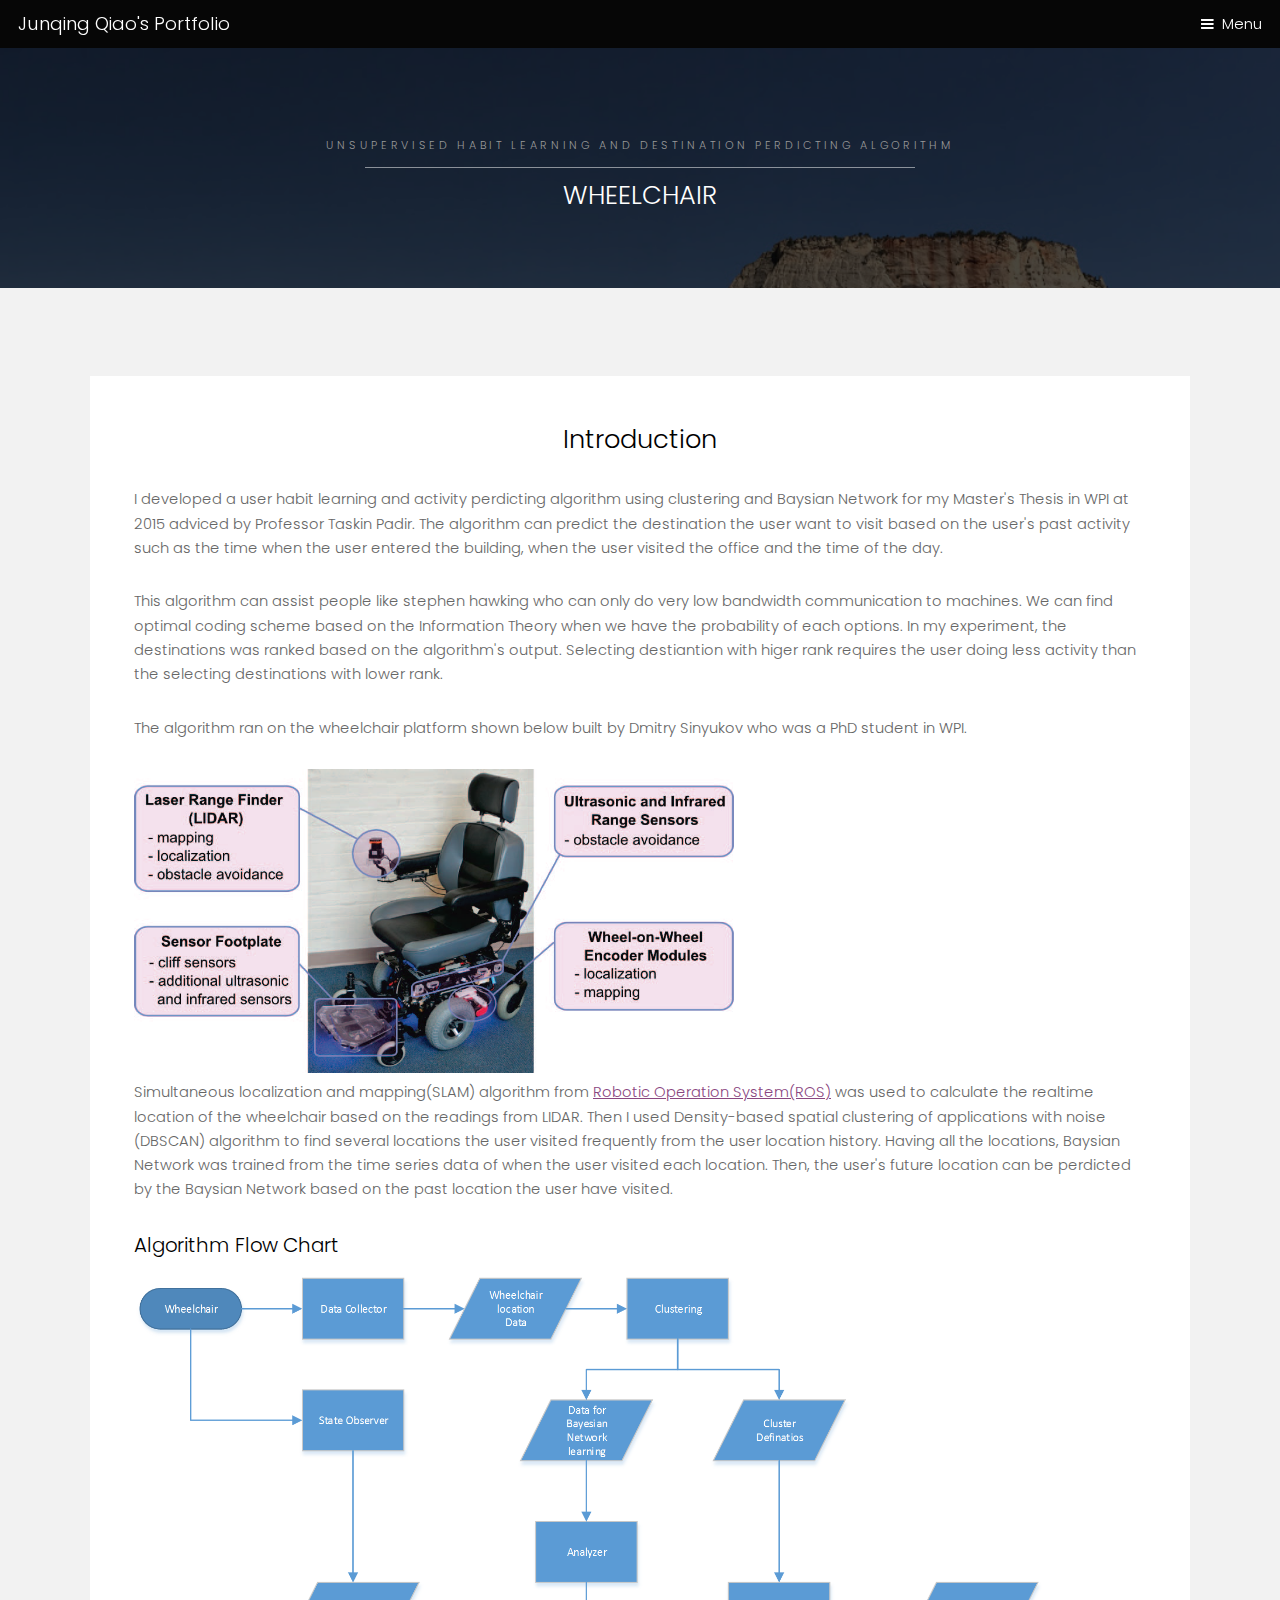
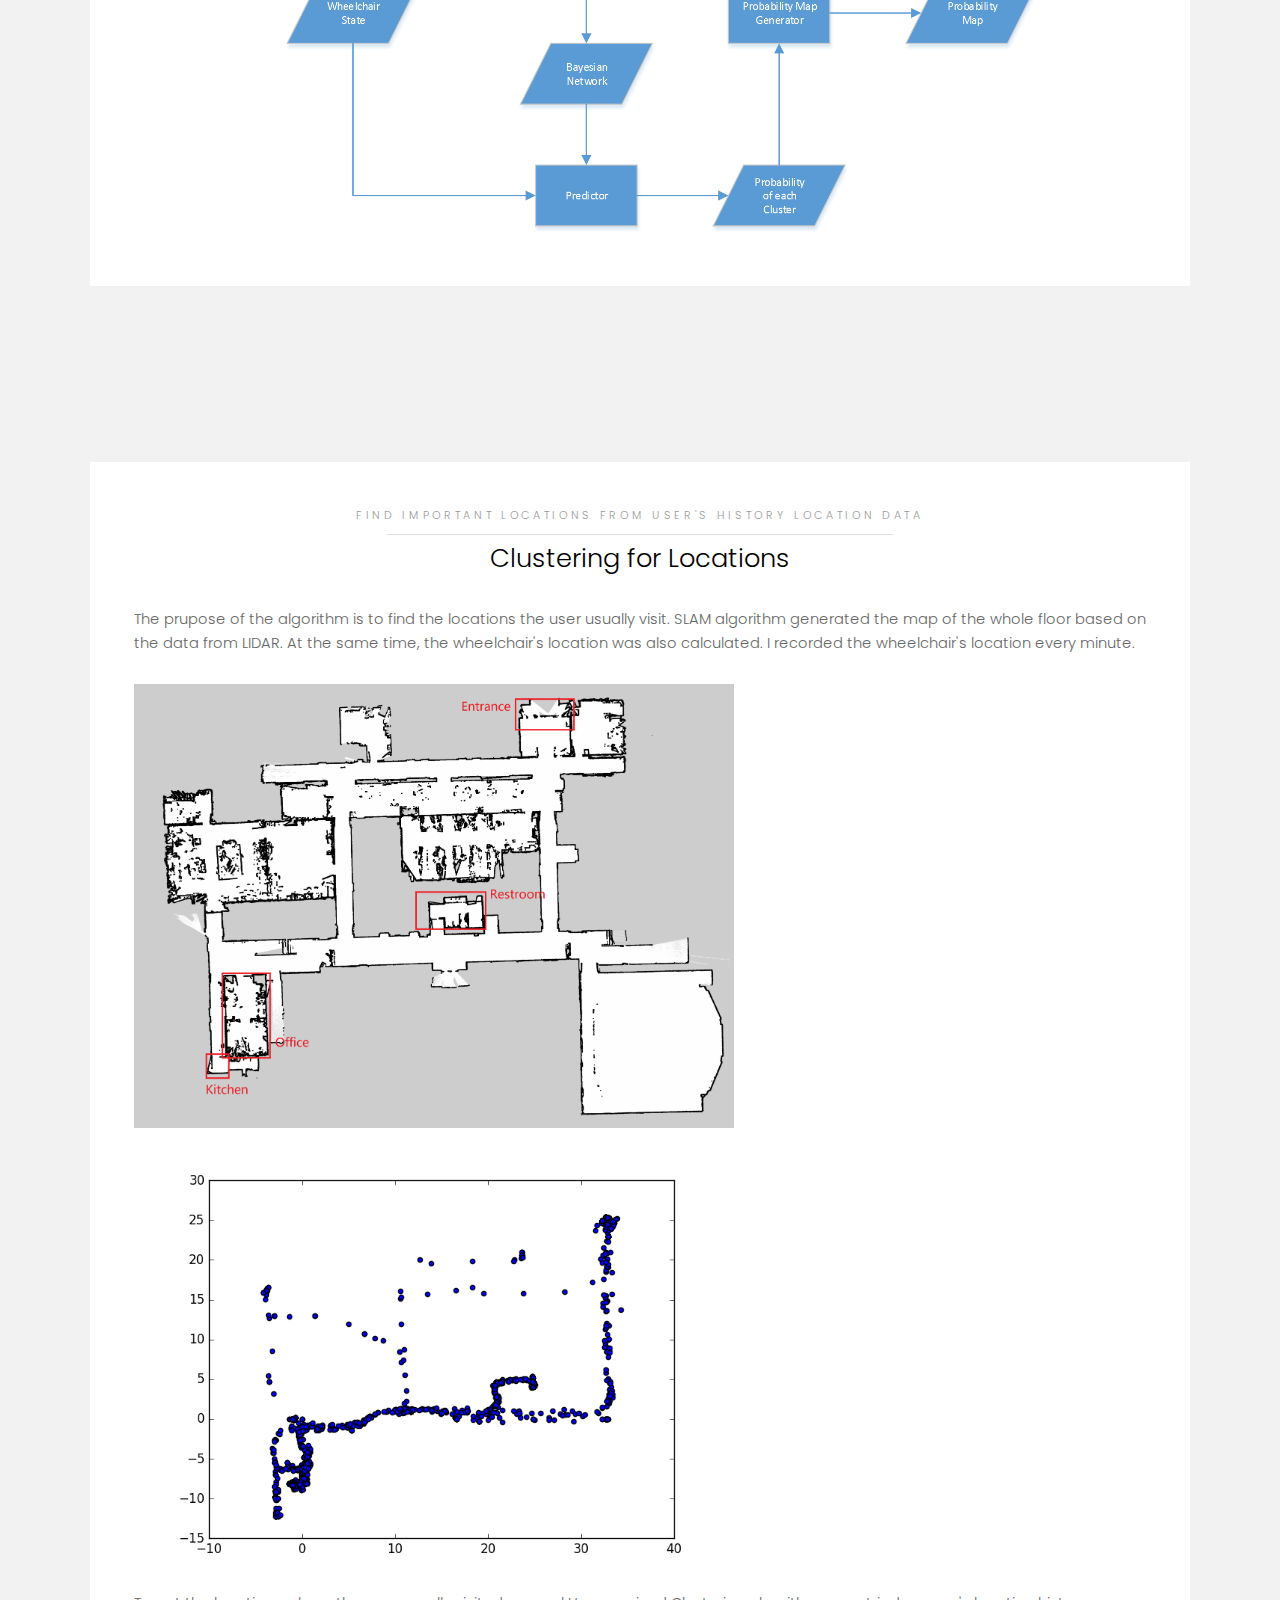
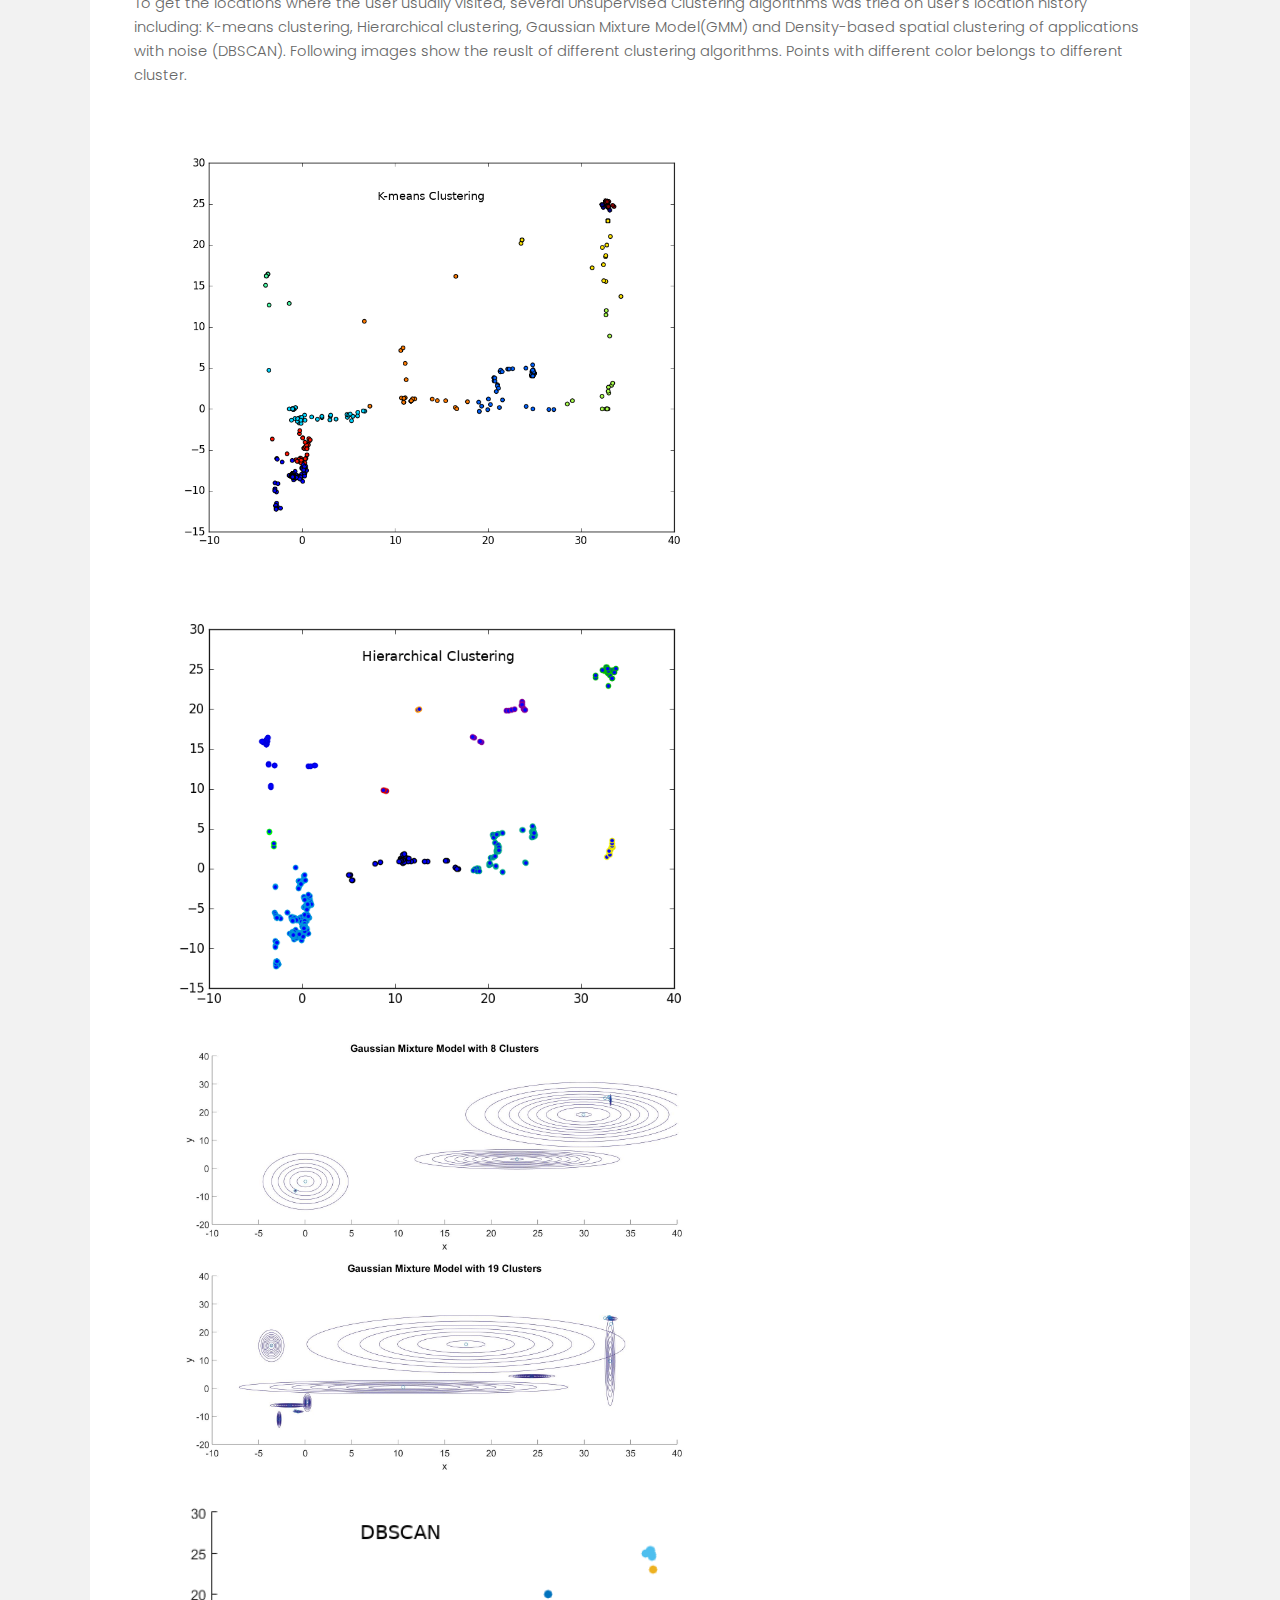
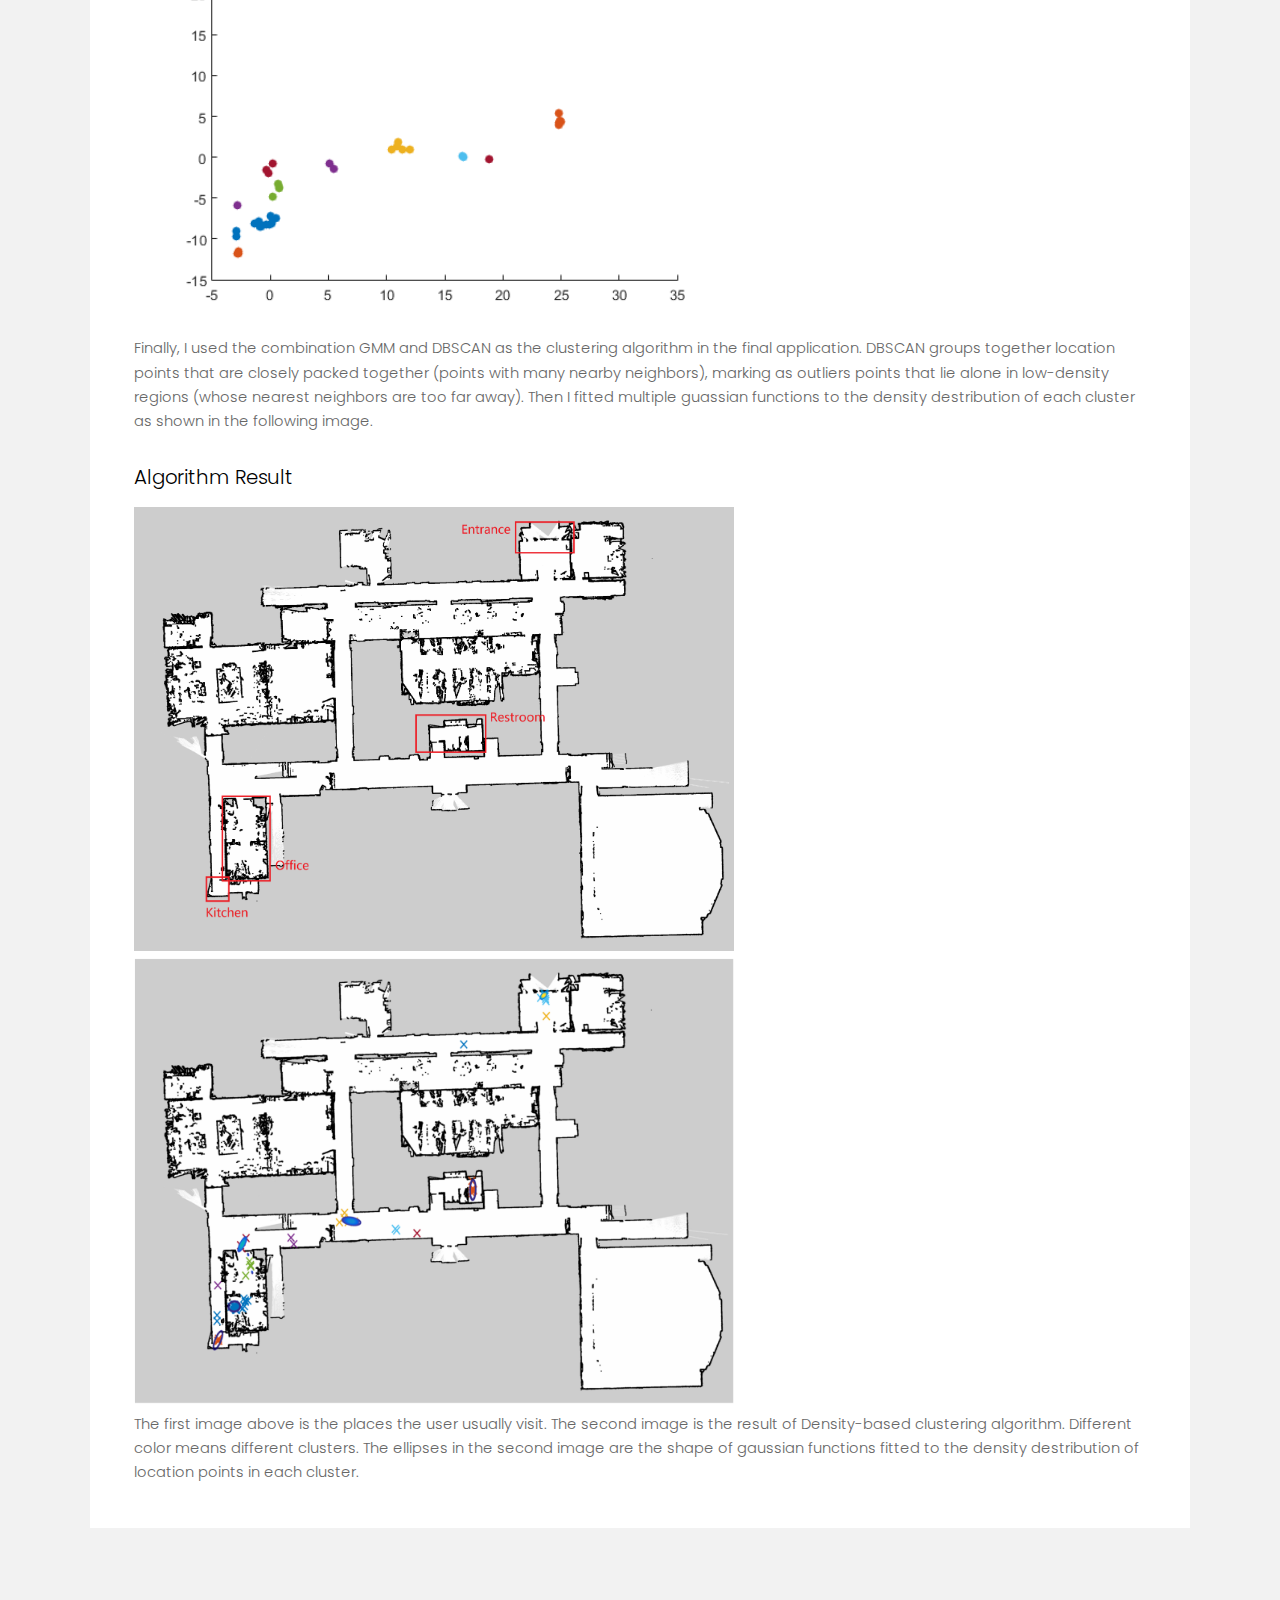
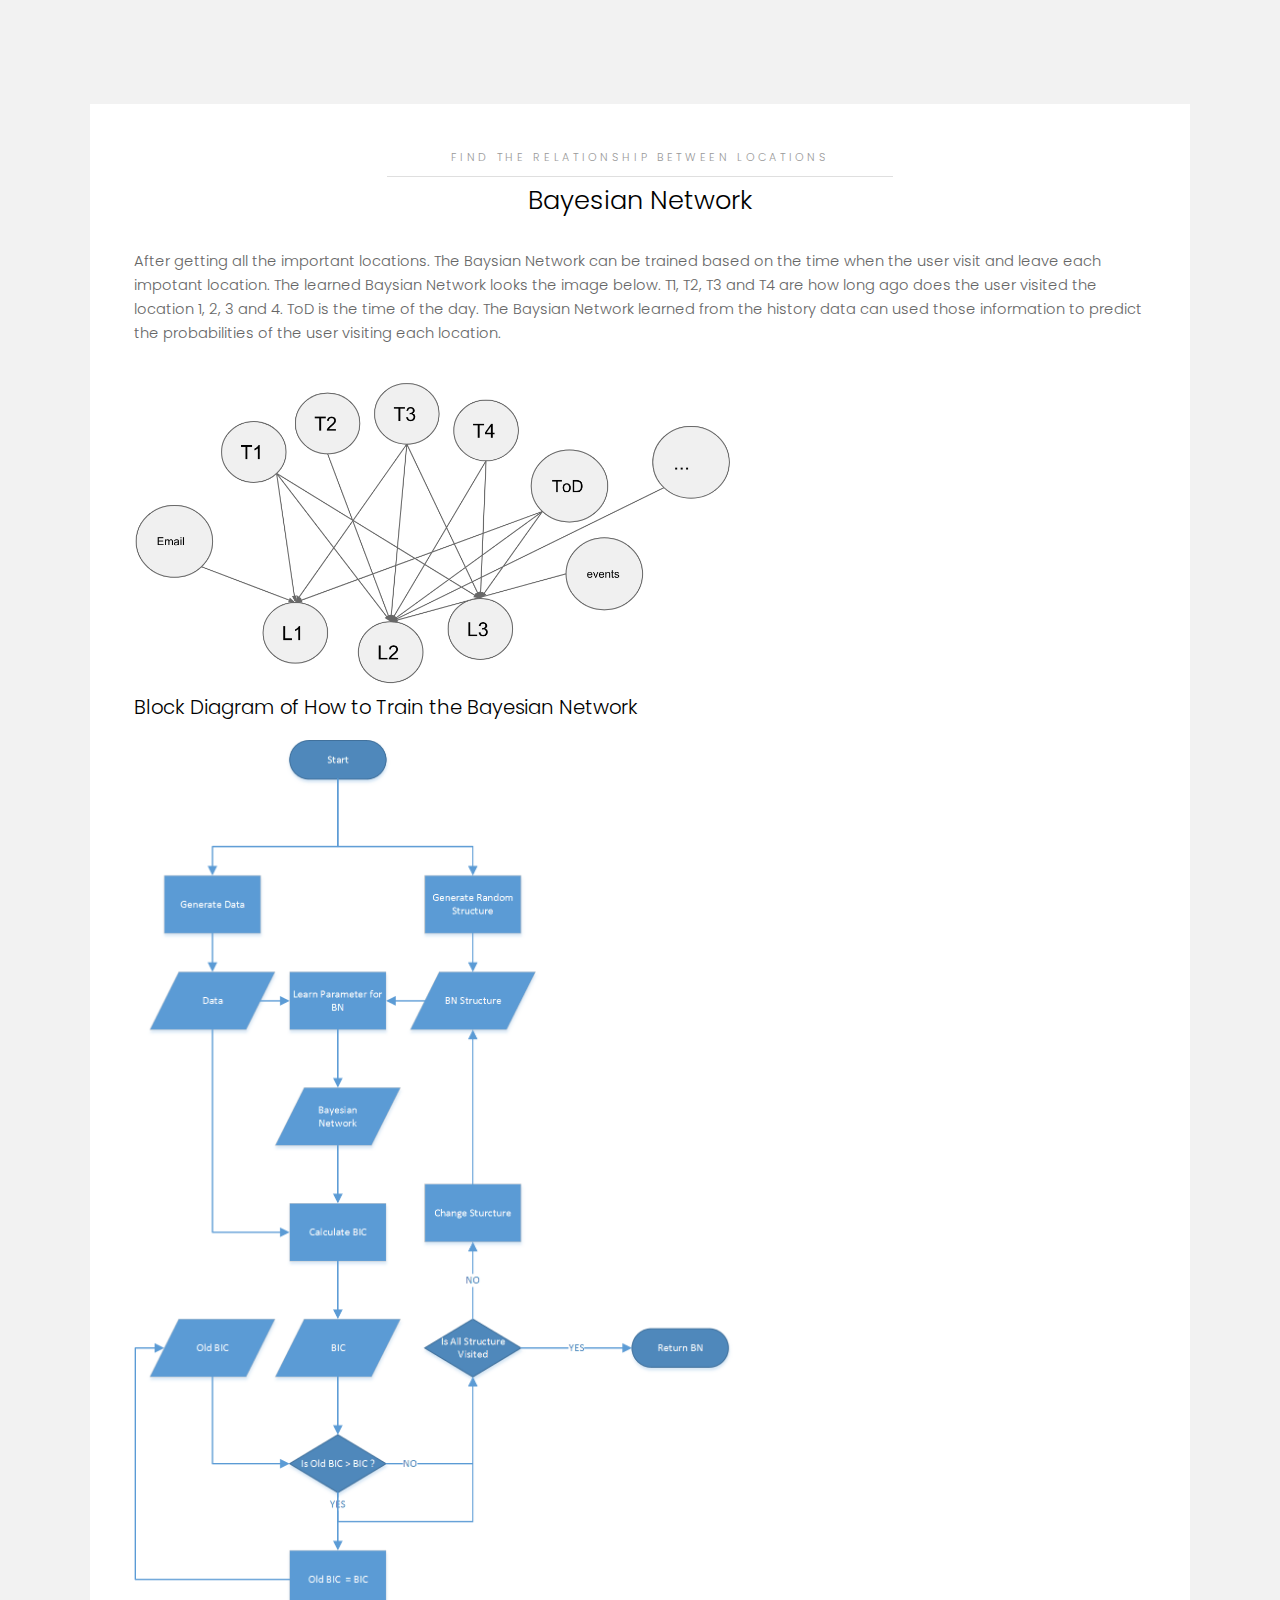
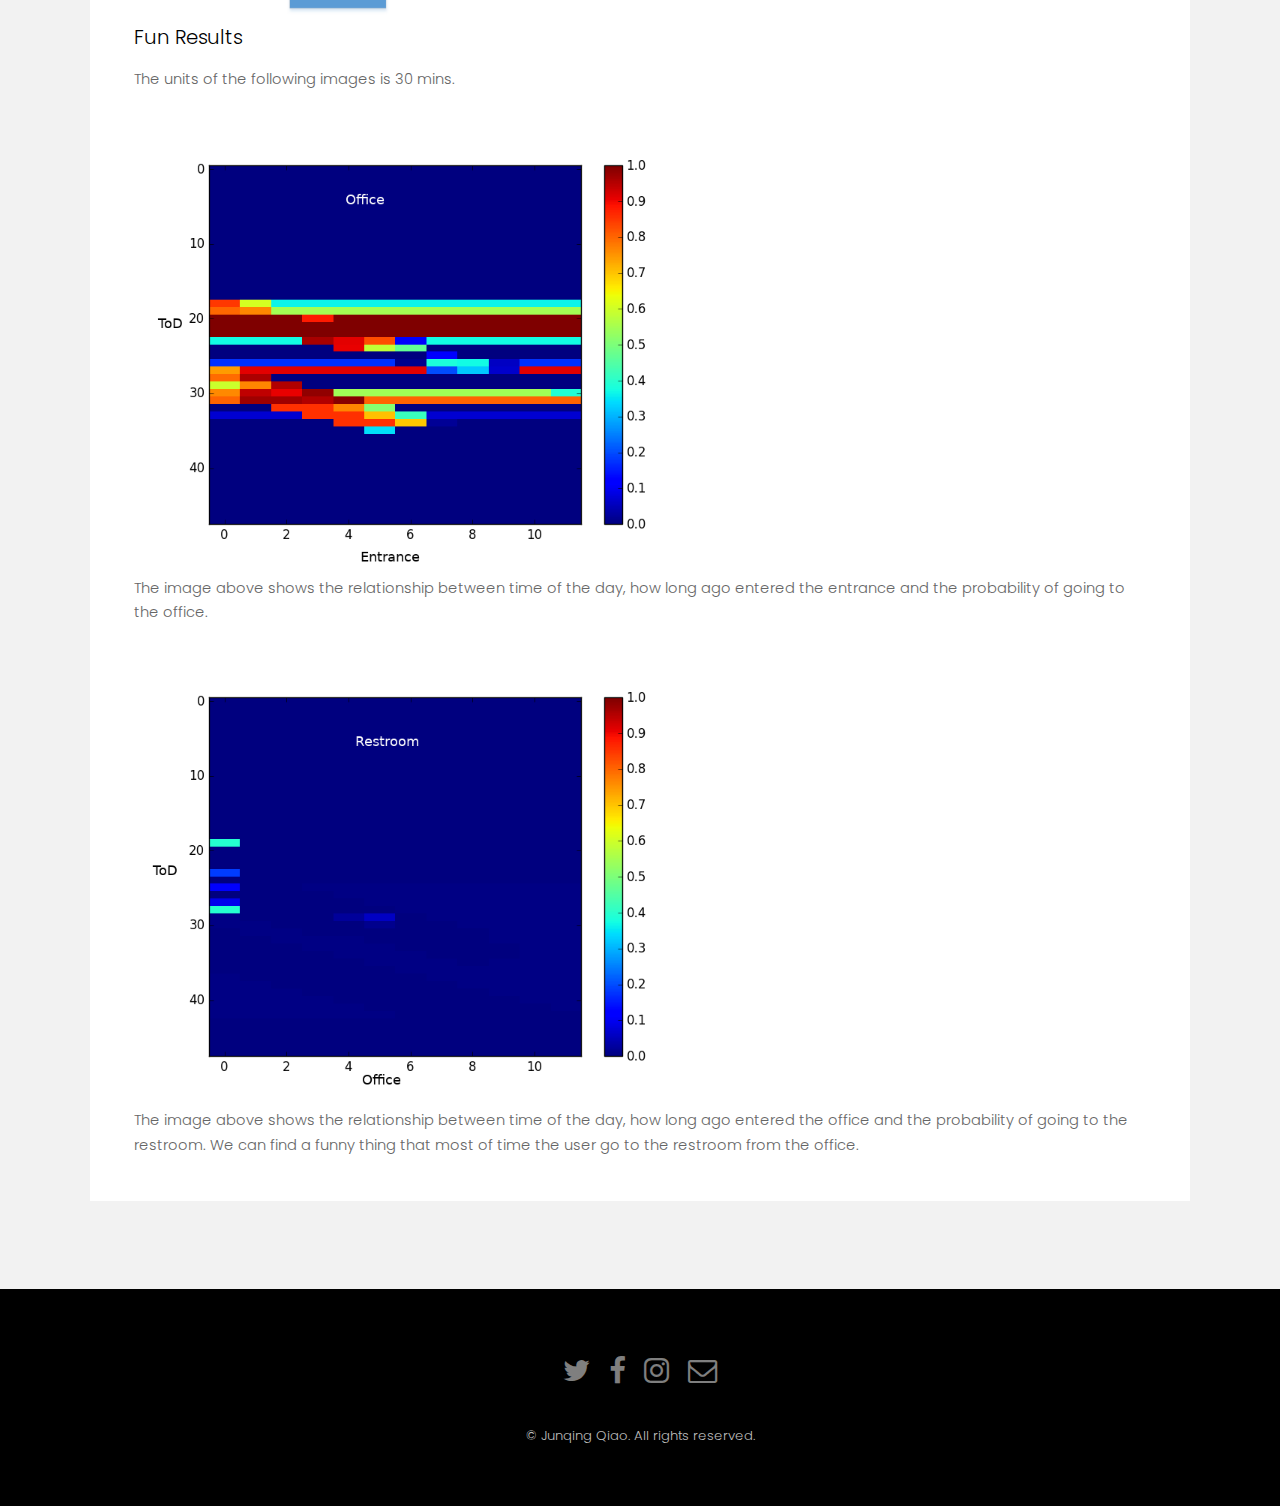
<file: main/wheelchair.html>
<!DOCTYPE HTML>
<!--
	Junqing's Website
-->
<html>
	<head>
		<!-- Global site tag (gtag.js) - Google Analytics -->
		<script async src="https://www.googletagmanager.com/gtag/js?id=UA-131124171-1"></script>
		<script>
  			window.dataLayer = window.dataLayer || [];
  			function gtag(){dataLayer.push(arguments);}
  			gtag('js', new Date());

  			gtag('config', 'UA-131124171-1');
		</script>
		<title>DESTINATION PREDICTION WHEELCHAIR</title>
		<meta charset="utf-8" />
		<meta name="viewport" content="width=device-width, initial-scale=1" />
		<link rel="stylesheet" href="assets/css/main.css" />
	</head>
	<body class="subpage">

		<!-- Header -->
			<header id="header">
				<div class="logo"><a href="./index.html">Junqing Qiao's Portfolio</a></div>
				<a href="#menu">Menu</a>
			</header>

		<!-- Nav -->
			<nav id="menu">
				<ul class="links">
					<li><a href="index.html">Home</a></li>
					<li><a href="hand.html">AI Prosthetic Hand</a></li>
					<li><a href="fluid_bci.html">Fluid BCI</a></li>
					<li><a href="wheelchair.html">Habit Learning Wheelchair</a></li>
					<li><a href="laser.html">Laser Eavesdrop</a></li>
					<li><a href="robot.html">Robot Boxing</a></li>
				</ul>
			</nav>

		<!-- One -->
			<section id="One" class="wrapper style3">
				<div class="inner">
					<header class="align-center">
						<p>Unsupervised Habit Learning and Destination Perdicting Algorithm</p>
						<h2>WHEELCHAIR</h2>
					</header>
				</div>
			</section>

		<!-- Two -->
			<section id="Two" class="wrapper style2">
				<div class="inner">
					<div class="box">
						<div class="content">
							<header class="align-center">
								<h2>Introduction</h2>
							</header>

							<p>
								I developed a user habit learning and activity perdicting algorithm using clustering and Baysian Network for my Master's Thesis in WPI at 2015 adviced by Professor Taskin Padir.
								The algorithm can predict the destination the user want to visit based on the user's past activity such as the time when the user entered the building, when the user visited the office and the time of the day.
							</p>

							<p>
								This algorithm can assist people like stephen hawking who can only do very low bandwidth communication to machines.
								We can find optimal coding scheme based on the Information Theory when we have the probability of each options.
								In my experiment, the destinations was ranked based on the algorithm's output.
								Selecting destiantion with higer rank requires the user doing less activity than the selecting destinations with lower rank.
							</p>

							<p>
								The algorithm ran on the wheelchair platform shown below built by Dmitry Sinyukov who was a PhD student in WPI.
							</p>

							<img width="90%" style="max-width:600px" src="./images/wheelchair/wheelchair.png" />
							
							<p>
								Simultaneous localization and mapping(SLAM) algorithm from <a href="http://www.ros.org/">Robotic Operation System(ROS)</a> was used to calculate the realtime location of the wheelchair based on the readings from LIDAR.
								Then I used Density-based spatial clustering of applications with noise (DBSCAN) algorithm to find several locations the user visited frequently from the user location history.
								Having all the locations, Baysian Network was trained from the time series data of when the user visited each location.
								Then, the user's future location can be perdicted by the Baysian Network based on the past location the user have visited.
							</p>
							
							<h3>Algorithm Flow Chart</h3>
							<img width="90%" style="max-width:1000px" src="./images/wheelchair/blockDiagram.png" />

						</div>
					</div>
				</div>
			</section>

		<!-- Three -->
			<section id="three" class="wrapper style2">
				<div class="inner">
					<div class="box">
						<div class="content">
							<header class="align-center">
								<p>Find important Locations from User's History Location Data </p>
								<h2>Clustering for Locations</h2>
							</header>
	
							<p>
								The prupose of the algorithm is to find the locations the user usually visit.
								SLAM algorithm generated the map of the whole floor based on the data from LIDAR.
								At the same time, the wheelchair's location was also calculated.
								I recorded the wheelchair's location every minute.
							</p>

                            <img width="90%" style="max-width:600px" src="./images/wheelchair/map.png" />
							<img width="90%" style="max-width:600px" src="./images/wheelchair/image1.png" />

							<p>
								To get the locations where the user usually visited, several Unsupervised Clustering algorithms was tried on user's location history including: K-means clustering, Hierarchical clustering, Gaussian Mixture Model(GMM) and Density-based spatial clustering of applications with noise (DBSCAN).
								Following images show the reuslt of different clustering algorithms.
								Points with different color belongs to different cluster.
							</p>
							
								
							
							<img width="90%" style="max-width:600px" src="./images/wheelchair/Kmeans.png" />
							<img width="90%" style="max-width:600px" src="./images/wheelchair/Hierarchical.png" />
							<img width="90%" style="max-width:600px" src="./images/wheelchair/GMM8.png" />
							<img width="90%" style="max-width:600px" src="./images/wheelchair/GMM19.png" />
							<img width="90%" style="max-width:600px" src="./images/wheelchair/dbscan.png" />
							
							<p>
								Finally, I used the combination GMM and DBSCAN as the clustering algorithm in the final application.
								DBSCAN groups together location points that are closely packed together (points with many nearby neighbors), marking as outliers points that lie alone in low-density regions (whose nearest neighbors are too far away). 
								Then I fitted multiple guassian functions to the density destribution of each cluster as shown in the following image.
							</p>

							<h3>Algorithm Result</h3>
							
							
                            <img width="90%" style="max-width:600px" src="./images/wheelchair/map.png" />
							<img width="90%" style="max-width:600px" src="./images/wheelchair/clusterMap.png" />
							<p>
								The first image above is the places the user usually visit.
								The second image is the result of Density-based clustering algorithm.
								Different color means different clusters. 
								The ellipses in the second image are the shape of gaussian functions fitted to the density destribution of location points in each cluster.
							</p>

							

						</div>
					</div>
				</div>
			</section>

		<!-- Four -->
			<section id="four" class="wrapper style2">
				<div class="inner">
					<div class="box">
						<div class="content">
							<header class="align-center">
								<p>Find the Relationship between Locations</p>
								<h2>Bayesian Network</h2>
							</header>
							<p>
								After getting all the important locations. 
								The Baysian Network can be trained based on the time when the user visit and leave each impotant location.
								The learned Baysian Network looks the image below.
								T1, T2, T3 and T4 are how long ago does the user visited the location 1, 2, 3 and 4.
								ToD is the time of the day.
								The Baysian Network learned from the history data can used those information to predict the probabilities of the user visiting each location.
							</p>

							<img width="90%" style="max-width:600px" src="./images/wheelchair/bayesianNet.png" />
							
							<h3>Block Diagram of How to Train the Bayesian Network</h3>
							<img width="90%" style="max-width:600px" src="./images/wheelchair/bic.png" />
							
							<h3>Fun Results</h3>
							<p>The units of the following images is 30 mins.</p>
							<img width="90%" style="max-width:600px" src="./images/wheelchair/predicting1.png" />
							<p>
								The image above shows the relationship between time of the day, how long ago entered the entrance and the probability of going to the office.
							</p>
							<img width="90%" style="max-width:600px" src="./images/wheelchair/prediction2.png" />
							<p>
								The image above shows the relationship between time of the day, how long ago entered the office and the probability of going to the restroom.
								We can find a funny thing that most of time the user go to the restroom from the office.
							</p>
						</div>
					</div>
				</div>
			</section>


		<!-- Footer -->
			<footer id="footer">
				<div class="container">
					<ul class="icons">
						<li><a href="#" class="icon fa-twitter"><span class="label">Twitter</span></a></li>
						<li><a href="#" class="icon fa-facebook"><span class="label">Facebook</span></a></li>
						<li><a href="#" class="icon fa-instagram"><span class="label">Instagram</span></a></li>
						<li><a href="#" class="icon fa-envelope-o"><span class="label">Email</span></a></li>
					</ul>
				</div>
				<div class="copyright">
					&copy; Junqing Qiao. All rights reserved.
				</div>
			</footer>

		<!-- Scripts -->
			<script src="assets/js/jquery.min.js"></script>
			<script src="assets/js/jquery.scrollex.min.js"></script>
			<script src="assets/js/skel.min.js"></script>
			<script src="assets/js/util.js"></script>
			<script src="assets/js/main.js"></script>

	</body>
</html>
</file>
<file: main/assets/css/main.css>
@charset "UTF-8";
@import url(font-awesome.min.css);
@import url("https://fonts.googleapis.com/css?family=Poppins:300,400,500,600,700");

/*
	Hielo by TEMPLATED
	templated.co @templatedco
	Released for free under the Creative Commons Attribution 3.0 license (templated.co/license)
*/

/* Reset */

	html, body, div, span, applet, object, iframe, h1, h2, h3, h4, h5, h6, p, blockquote, pre, a, abbr, acronym, address, big, cite, code, del, dfn, em, img, ins, kbd, q, s, samp, small, strike, strong, sub, sup, tt, var, b, u, i, center, dl, dt, dd, ol, ul, li, fieldset, form, label, legend, table, caption, tbody, tfoot, thead, tr, th, td, article, aside, canvas, details, embed, figure, figcaption, footer, header, hgroup, menu, nav, output, ruby, section, summary, time, mark, audio, video {
		margin: 0;
		padding: 0;
		border: 0;
		font-size: 100%;
		font: inherit;
		vertical-align: baseline;
	}

	article, aside, details, figcaption, figure, footer, header, hgroup, menu, nav, section {
		display: block;
	}

	body {
		line-height: 1;
	}

	ol, ul {
		list-style: none;
	}

	blockquote, q {
		quotes: none;
	}

	blockquote:before, blockquote:after, q:before, q:after {
		content: '';
		content: none;
	}

	table {
		border-collapse: collapse;
		border-spacing: 0;
	}

	body {
		-webkit-text-size-adjust: none;
	}

/* Box Model */

	*, *:before, *:after {
		-moz-box-sizing: border-box;
		-webkit-box-sizing: border-box;
		box-sizing: border-box;
	}

/* Containers */

	.container {
		margin-left: auto;
		margin-right: auto;
	}

	.container.\31 25\25 {
		width: 100%;
		max-width: 100rem;
		min-width: 80rem;
	}

	.container.\37 5\25 {
		width: 60rem;
	}

	.container.\35 0\25 {
		width: 40rem;
	}

	.container.\32 5\25 {
		width: 20rem;
	}

	.container {
		width: 80rem;
	}

	@media screen and (max-width: 1680px) {

		.container.\31 25\25 {
			width: 100%;
			max-width: 100rem;
			min-width: 80rem;
		}

		.container.\37 5\25 {
			width: 60rem;
		}

		.container.\35 0\25 {
			width: 40rem;
		}

		.container.\32 5\25 {
			width: 20rem;
		}

		.container {
			width: 80rem;
		}

	}

	@media screen and (max-width: 1280px) {

		.container.\31 25\25 {
			width: 100%;
			max-width: 81.25rem;
			min-width: 65rem;
		}

		.container.\37 5\25 {
			width: 48.75rem;
		}

		.container.\35 0\25 {
			width: 32.5rem;
		}

		.container.\32 5\25 {
			width: 16.25rem;
		}

		.container {
			width: 65rem;
		}

	}

	@media screen and (max-width: 980px) {

		.container.\31 25\25 {
			width: 100%;
			max-width: 112.5%;
			min-width: 90%;
		}

		.container.\37 5\25 {
			width: 67.5%;
		}

		.container.\35 0\25 {
			width: 45%;
		}

		.container.\32 5\25 {
			width: 22.5%;
		}

		.container {
			width: 90%;
		}

	}

	@media screen and (max-width: 736px) {

		.container.\31 25\25 {
			width: 100%;
			max-width: 112.5%;
			min-width: 90%;
		}

		.container.\37 5\25 {
			width: 67.5%;
		}

		.container.\35 0\25 {
			width: 45%;
		}

		.container.\32 5\25 {
			width: 22.5%;
		}

		.container {
			width: 90% !important;
		}

	}

	@media screen and (max-width: 480px) {

		.container.\31 25\25 {
			width: 100%;
			max-width: 112.5%;
			min-width: 90%;
		}

		.container.\37 5\25 {
			width: 67.5%;
		}

		.container.\35 0\25 {
			width: 45%;
		}

		.container.\32 5\25 {
			width: 22.5%;
		}

		.container {
			width: 90% !important;
		}

	}

/* Video */
	.video-responsive{
	    overflow:hidden;
	    padding-bottom:56.25%;
	    position:relative;
	    height:0;
	}
	.video-responsive iframe{
	    left:0;
	    top:0;
	    height:100%;
	    width:100%;
	    position:absolute;
	}	

/* Grid */

	.row {
		border-bottom: solid 1px transparent;
		-moz-box-sizing: border-box;
		-webkit-box-sizing: border-box;
		box-sizing: border-box;
	}

	.row > * {
		float: left;
		-moz-box-sizing: border-box;
		-webkit-box-sizing: border-box;
		box-sizing: border-box;
	}

	.row:after, .row:before {
		content: '';
		display: block;
		clear: both;
		height: 0;
	}

	.row.uniform > * > :first-child {
		margin-top: 0;
	}

	.row.uniform > * > :last-child {
		margin-bottom: 0;
	}

	.row.\30 \25 > * {
		padding: 0 0 0 0rem;
	}

	.row.\30 \25 {
		margin: 0 0 -1px 0rem;
	}

	.row.uniform.\30 \25 > * {
		padding: 0rem 0 0 0rem;
	}

	.row.uniform.\30 \25 {
		margin: 0rem 0 -1px 0rem;
	}

	.row > * {
		padding: 0 0 0 2rem;
	}

	.row {
		margin: 0 0 -1px -2rem;
	}

	.row.uniform > * {
		padding: 2rem 0 0 2rem;
	}

	.row.uniform {
		margin: -2rem 0 -1px -2rem;
	}

	.row.\32 00\25 > * {
		padding: 0 0 0 4rem;
	}

	.row.\32 00\25 {
		margin: 0 0 -1px -4rem;
	}

	.row.uniform.\32 00\25 > * {
		padding: 4rem 0 0 4rem;
	}

	.row.uniform.\32 00\25 {
		margin: -4rem 0 -1px -4rem;
	}

	.row.\31 50\25 > * {
		padding: 0 0 0 3rem;
	}

	.row.\31 50\25 {
		margin: 0 0 -1px -3rem;
	}

	.row.uniform.\31 50\25 > * {
		padding: 3rem 0 0 3rem;
	}

	.row.uniform.\31 50\25 {
		margin: -3rem 0 -1px -3rem;
	}

	.row.\35 0\25 > * {
		padding: 0 0 0 1rem;
	}

	.row.\35 0\25 {
		margin: 0 0 -1px -1rem;
	}

	.row.uniform.\35 0\25 > * {
		padding: 1rem 0 0 1rem;
	}

	.row.uniform.\35 0\25 {
		margin: -1rem 0 -1px -1rem;
	}

	.row.\32 5\25 > * {
		padding: 0 0 0 0.5rem;
	}

	.row.\32 5\25 {
		margin: 0 0 -1px -0.5rem;
	}

	.row.uniform.\32 5\25 > * {
		padding: 0.5rem 0 0 0.5rem;
	}

	.row.uniform.\32 5\25 {
		margin: -0.5rem 0 -1px -0.5rem;
	}

	.\31 2u, .\31 2u\24 {
		width: 100%;
		clear: none;
		margin-left: 0;
	}

	.\31 1u, .\31 1u\24 {
		width: 91.6666666667%;
		clear: none;
		margin-left: 0;
	}

	.\31 0u, .\31 0u\24 {
		width: 83.3333333333%;
		clear: none;
		margin-left: 0;
	}

	.\39 u, .\39 u\24 {
		width: 75%;
		clear: none;
		margin-left: 0;
	}

	.\38 u, .\38 u\24 {
		width: 66.6666666667%;
		clear: none;
		margin-left: 0;
	}

	.\37 u, .\37 u\24 {
		width: 58.3333333333%;
		clear: none;
		margin-left: 0;
	}

	.\36 u, .\36 u\24 {
		width: 50%;
		clear: none;
		margin-left: 0;
	}

	.\35 u, .\35 u\24 {
		width: 41.6666666667%;
		clear: none;
		margin-left: 0;
	}

	.\34 u, .\34 u\24 {
		width: 33.3333333333%;
		clear: none;
		margin-left: 0;
	}

	.\33 u, .\33 u\24 {
		width: 25%;
		clear: none;
		margin-left: 0;
	}

	.\32 u, .\32 u\24 {
		width: 16.6666666667%;
		clear: none;
		margin-left: 0;
	}

	.\31 u, .\31 u\24 {
		width: 8.3333333333%;
		clear: none;
		margin-left: 0;
	}

	.\31 2u\24 + *,
	.\31 1u\24 + *,
	.\31 0u\24 + *,
	.\39 u\24 + *,
	.\38 u\24 + *,
	.\37 u\24 + *,
	.\36 u\24 + *,
	.\35 u\24 + *,
	.\34 u\24 + *,
	.\33 u\24 + *,
	.\32 u\24 + *,
	.\31 u\24 + * {
		clear: left;
	}

	.\-11u {
		margin-left: 91.66667%;
	}

	.\-10u {
		margin-left: 83.33333%;
	}

	.\-9u {
		margin-left: 75%;
	}

	.\-8u {
		margin-left: 66.66667%;
	}

	.\-7u {
		margin-left: 58.33333%;
	}

	.\-6u {
		margin-left: 50%;
	}

	.\-5u {
		margin-left: 41.66667%;
	}

	.\-4u {
		margin-left: 33.33333%;
	}

	.\-3u {
		margin-left: 25%;
	}

	.\-2u {
		margin-left: 16.66667%;
	}

	.\-1u {
		margin-left: 8.33333%;
	}

	@media screen and (max-width: 1680px) {

		.row > * {
			padding: 0 0 0 2rem;
		}

		.row {
			margin: 0 0 -1px -2rem;
		}

		.row.uniform > * {
			padding: 2rem 0 0 2rem;
		}

		.row.uniform {
			margin: -2rem 0 -1px -2rem;
		}

		.row.\32 00\25 > * {
			padding: 0 0 0 4rem;
		}

		.row.\32 00\25 {
			margin: 0 0 -1px -4rem;
		}

		.row.uniform.\32 00\25 > * {
			padding: 4rem 0 0 4rem;
		}

		.row.uniform.\32 00\25 {
			margin: -4rem 0 -1px -4rem;
		}

		.row.\31 50\25 > * {
			padding: 0 0 0 3rem;
		}

		.row.\31 50\25 {
			margin: 0 0 -1px -3rem;
		}

		.row.uniform.\31 50\25 > * {
			padding: 3rem 0 0 3rem;
		}

		.row.uniform.\31 50\25 {
			margin: -3rem 0 -1px -3rem;
		}

		.row.\35 0\25 > * {
			padding: 0 0 0 1rem;
		}

		.row.\35 0\25 {
			margin: 0 0 -1px -1rem;
		}

		.row.uniform.\35 0\25 > * {
			padding: 1rem 0 0 1rem;
		}

		.row.uniform.\35 0\25 {
			margin: -1rem 0 -1px -1rem;
		}

		.row.\32 5\25 > * {
			padding: 0 0 0 0.5rem;
		}

		.row.\32 5\25 {
			margin: 0 0 -1px -0.5rem;
		}

		.row.uniform.\32 5\25 > * {
			padding: 0.5rem 0 0 0.5rem;
		}

		.row.uniform.\32 5\25 {
			margin: -0.5rem 0 -1px -0.5rem;
		}

		.\31 2u\28xlarge\29, .\31 2u\24\28xlarge\29 {
			width: 100%;
			clear: none;
			margin-left: 0;
		}

		.\31 1u\28xlarge\29, .\31 1u\24\28xlarge\29 {
			width: 91.6666666667%;
			clear: none;
			margin-left: 0;
		}

		.\31 0u\28xlarge\29, .\31 0u\24\28xlarge\29 {
			width: 83.3333333333%;
			clear: none;
			margin-left: 0;
		}

		.\39 u\28xlarge\29, .\39 u\24\28xlarge\29 {
			width: 75%;
			clear: none;
			margin-left: 0;
		}

		.\38 u\28xlarge\29, .\38 u\24\28xlarge\29 {
			width: 66.6666666667%;
			clear: none;
			margin-left: 0;
		}

		.\37 u\28xlarge\29, .\37 u\24\28xlarge\29 {
			width: 58.3333333333%;
			clear: none;
			margin-left: 0;
		}

		.\36 u\28xlarge\29, .\36 u\24\28xlarge\29 {
			width: 50%;
			clear: none;
			margin-left: 0;
		}

		.\35 u\28xlarge\29, .\35 u\24\28xlarge\29 {
			width: 41.6666666667%;
			clear: none;
			margin-left: 0;
		}

		.\34 u\28xlarge\29, .\34 u\24\28xlarge\29 {
			width: 33.3333333333%;
			clear: none;
			margin-left: 0;
		}

		.\33 u\28xlarge\29, .\33 u\24\28xlarge\29 {
			width: 25%;
			clear: none;
			margin-left: 0;
		}

		.\32 u\28xlarge\29, .\32 u\24\28xlarge\29 {
			width: 16.6666666667%;
			clear: none;
			margin-left: 0;
		}

		.\31 u\28xlarge\29, .\31 u\24\28xlarge\29 {
			width: 8.3333333333%;
			clear: none;
			margin-left: 0;
		}

		.\31 2u\24\28xlarge\29 + *,
		.\31 1u\24\28xlarge\29 + *,
		.\31 0u\24\28xlarge\29 + *,
		.\39 u\24\28xlarge\29 + *,
		.\38 u\24\28xlarge\29 + *,
		.\37 u\24\28xlarge\29 + *,
		.\36 u\24\28xlarge\29 + *,
		.\35 u\24\28xlarge\29 + *,
		.\34 u\24\28xlarge\29 + *,
		.\33 u\24\28xlarge\29 + *,
		.\32 u\24\28xlarge\29 + *,
		.\31 u\24\28xlarge\29 + * {
			clear: left;
		}

		.\-11u\28xlarge\29 {
			margin-left: 91.66667%;
		}

		.\-10u\28xlarge\29 {
			margin-left: 83.33333%;
		}

		.\-9u\28xlarge\29 {
			margin-left: 75%;
		}

		.\-8u\28xlarge\29 {
			margin-left: 66.66667%;
		}

		.\-7u\28xlarge\29 {
			margin-left: 58.33333%;
		}

		.\-6u\28xlarge\29 {
			margin-left: 50%;
		}

		.\-5u\28xlarge\29 {
			margin-left: 41.66667%;
		}

		.\-4u\28xlarge\29 {
			margin-left: 33.33333%;
		}

		.\-3u\28xlarge\29 {
			margin-left: 25%;
		}

		.\-2u\28xlarge\29 {
			margin-left: 16.66667%;
		}

		.\-1u\28xlarge\29 {
			margin-left: 8.33333%;
		}

	}

	@media screen and (max-width: 1280px) {

		.row > * {
			padding: 0 0 0 1.5rem;
		}

		.row {
			margin: 0 0 -1px -1.5rem;
		}

		.row.uniform > * {
			padding: 1.5rem 0 0 1.5rem;
		}

		.row.uniform {
			margin: -1.5rem 0 -1px -1.5rem;
		}

		.row.\32 00\25 > * {
			padding: 0 0 0 3rem;
		}

		.row.\32 00\25 {
			margin: 0 0 -1px -3rem;
		}

		.row.uniform.\32 00\25 > * {
			padding: 3rem 0 0 3rem;
		}

		.row.uniform.\32 00\25 {
			margin: -3rem 0 -1px -3rem;
		}

		.row.\31 50\25 > * {
			padding: 0 0 0 2.25rem;
		}

		.row.\31 50\25 {
			margin: 0 0 -1px -2.25rem;
		}

		.row.uniform.\31 50\25 > * {
			padding: 2.25rem 0 0 2.25rem;
		}

		.row.uniform.\31 50\25 {
			margin: -2.25rem 0 -1px -2.25rem;
		}

		.row.\35 0\25 > * {
			padding: 0 0 0 0.75rem;
		}

		.row.\35 0\25 {
			margin: 0 0 -1px -0.75rem;
		}

		.row.uniform.\35 0\25 > * {
			padding: 0.75rem 0 0 0.75rem;
		}

		.row.uniform.\35 0\25 {
			margin: -0.75rem 0 -1px -0.75rem;
		}

		.row.\32 5\25 > * {
			padding: 0 0 0 0.375rem;
		}

		.row.\32 5\25 {
			margin: 0 0 -1px -0.375rem;
		}

		.row.uniform.\32 5\25 > * {
			padding: 0.375rem 0 0 0.375rem;
		}

		.row.uniform.\32 5\25 {
			margin: -0.375rem 0 -1px -0.375rem;
		}

		.\31 2u\28large\29, .\31 2u\24\28large\29 {
			width: 100%;
			clear: none;
			margin-left: 0;
		}

		.\31 1u\28large\29, .\31 1u\24\28large\29 {
			width: 91.6666666667%;
			clear: none;
			margin-left: 0;
		}

		.\31 0u\28large\29, .\31 0u\24\28large\29 {
			width: 83.3333333333%;
			clear: none;
			margin-left: 0;
		}

		.\39 u\28large\29, .\39 u\24\28large\29 {
			width: 75%;
			clear: none;
			margin-left: 0;
		}

		.\38 u\28large\29, .\38 u\24\28large\29 {
			width: 66.6666666667%;
			clear: none;
			margin-left: 0;
		}

		.\37 u\28large\29, .\37 u\24\28large\29 {
			width: 58.3333333333%;
			clear: none;
			margin-left: 0;
		}

		.\36 u\28large\29, .\36 u\24\28large\29 {
			width: 50%;
			clear: none;
			margin-left: 0;
		}

		.\35 u\28large\29, .\35 u\24\28large\29 {
			width: 41.6666666667%;
			clear: none;
			margin-left: 0;
		}

		.\34 u\28large\29, .\34 u\24\28large\29 {
			width: 33.3333333333%;
			clear: none;
			margin-left: 0;
		}

		.\33 u\28large\29, .\33 u\24\28large\29 {
			width: 25%;
			clear: none;
			margin-left: 0;
		}

		.\32 u\28large\29, .\32 u\24\28large\29 {
			width: 16.6666666667%;
			clear: none;
			margin-left: 0;
		}

		.\31 u\28large\29, .\31 u\24\28large\29 {
			width: 8.3333333333%;
			clear: none;
			margin-left: 0;
		}

		.\31 2u\24\28large\29 + *,
		.\31 1u\24\28large\29 + *,
		.\31 0u\24\28large\29 + *,
		.\39 u\24\28large\29 + *,
		.\38 u\24\28large\29 + *,
		.\37 u\24\28large\29 + *,
		.\36 u\24\28large\29 + *,
		.\35 u\24\28large\29 + *,
		.\34 u\24\28large\29 + *,
		.\33 u\24\28large\29 + *,
		.\32 u\24\28large\29 + *,
		.\31 u\24\28large\29 + * {
			clear: left;
		}

		.\-11u\28large\29 {
			margin-left: 91.66667%;
		}

		.\-10u\28large\29 {
			margin-left: 83.33333%;
		}

		.\-9u\28large\29 {
			margin-left: 75%;
		}

		.\-8u\28large\29 {
			margin-left: 66.66667%;
		}

		.\-7u\28large\29 {
			margin-left: 58.33333%;
		}

		.\-6u\28large\29 {
			margin-left: 50%;
		}

		.\-5u\28large\29 {
			margin-left: 41.66667%;
		}

		.\-4u\28large\29 {
			margin-left: 33.33333%;
		}

		.\-3u\28large\29 {
			margin-left: 25%;
		}

		.\-2u\28large\29 {
			margin-left: 16.66667%;
		}

		.\-1u\28large\29 {
			margin-left: 8.33333%;
		}

	}

	@media screen and (max-width: 980px) {

		.row > * {
			padding: 0 0 0 1.5rem;
		}

		.row {
			margin: 0 0 -1px -1.5rem;
		}

		.row.uniform > * {
			padding: 1.5rem 0 0 1.5rem;
		}

		.row.uniform {
			margin: -1.5rem 0 -1px -1.5rem;
		}

		.row.\32 00\25 > * {
			padding: 0 0 0 3rem;
		}

		.row.\32 00\25 {
			margin: 0 0 -1px -3rem;
		}

		.row.uniform.\32 00\25 > * {
			padding: 3rem 0 0 3rem;
		}

		.row.uniform.\32 00\25 {
			margin: -3rem 0 -1px -3rem;
		}

		.row.\31 50\25 > * {
			padding: 0 0 0 2.25rem;
		}

		.row.\31 50\25 {
			margin: 0 0 -1px -2.25rem;
		}

		.row.uniform.\31 50\25 > * {
			padding: 2.25rem 0 0 2.25rem;
		}

		.row.uniform.\31 50\25 {
			margin: -2.25rem 0 -1px -2.25rem;
		}

		.row.\35 0\25 > * {
			padding: 0 0 0 0.75rem;
		}

		.row.\35 0\25 {
			margin: 0 0 -1px -0.75rem;
		}

		.row.uniform.\35 0\25 > * {
			padding: 0.75rem 0 0 0.75rem;
		}

		.row.uniform.\35 0\25 {
			margin: -0.75rem 0 -1px -0.75rem;
		}

		.row.\32 5\25 > * {
			padding: 0 0 0 0.375rem;
		}

		.row.\32 5\25 {
			margin: 0 0 -1px -0.375rem;
		}

		.row.uniform.\32 5\25 > * {
			padding: 0.375rem 0 0 0.375rem;
		}

		.row.uniform.\32 5\25 {
			margin: -0.375rem 0 -1px -0.375rem;
		}

		.\31 2u\28medium\29, .\31 2u\24\28medium\29 {
			width: 100%;
			clear: none;
			margin-left: 0;
		}

		.\31 1u\28medium\29, .\31 1u\24\28medium\29 {
			width: 91.6666666667%;
			clear: none;
			margin-left: 0;
		}

		.\31 0u\28medium\29, .\31 0u\24\28medium\29 {
			width: 83.3333333333%;
			clear: none;
			margin-left: 0;
		}

		.\39 u\28medium\29, .\39 u\24\28medium\29 {
			width: 75%;
			clear: none;
			margin-left: 0;
		}

		.\38 u\28medium\29, .\38 u\24\28medium\29 {
			width: 66.6666666667%;
			clear: none;
			margin-left: 0;
		}

		.\37 u\28medium\29, .\37 u\24\28medium\29 {
			width: 58.3333333333%;
			clear: none;
			margin-left: 0;
		}

		.\36 u\28medium\29, .\36 u\24\28medium\29 {
			width: 50%;
			clear: none;
			margin-left: 0;
		}

		.\35 u\28medium\29, .\35 u\24\28medium\29 {
			width: 41.6666666667%;
			clear: none;
			margin-left: 0;
		}

		.\34 u\28medium\29, .\34 u\24\28medium\29 {
			width: 33.3333333333%;
			clear: none;
			margin-left: 0;
		}

		.\33 u\28medium\29, .\33 u\24\28medium\29 {
			width: 25%;
			clear: none;
			margin-left: 0;
		}

		.\32 u\28medium\29, .\32 u\24\28medium\29 {
			width: 16.6666666667%;
			clear: none;
			margin-left: 0;
		}

		.\31 u\28medium\29, .\31 u\24\28medium\29 {
			width: 8.3333333333%;
			clear: none;
			margin-left: 0;
		}

		.\31 2u\24\28medium\29 + *,
		.\31 1u\24\28medium\29 + *,
		.\31 0u\24\28medium\29 + *,
		.\39 u\24\28medium\29 + *,
		.\38 u\24\28medium\29 + *,
		.\37 u\24\28medium\29 + *,
		.\36 u\24\28medium\29 + *,
		.\35 u\24\28medium\29 + *,
		.\34 u\24\28medium\29 + *,
		.\33 u\24\28medium\29 + *,
		.\32 u\24\28medium\29 + *,
		.\31 u\24\28medium\29 + * {
			clear: left;
		}

		.\-11u\28medium\29 {
			margin-left: 91.66667%;
		}

		.\-10u\28medium\29 {
			margin-left: 83.33333%;
		}

		.\-9u\28medium\29 {
			margin-left: 75%;
		}

		.\-8u\28medium\29 {
			margin-left: 66.66667%;
		}

		.\-7u\28medium\29 {
			margin-left: 58.33333%;
		}

		.\-6u\28medium\29 {
			margin-left: 50%;
		}

		.\-5u\28medium\29 {
			margin-left: 41.66667%;
		}

		.\-4u\28medium\29 {
			margin-left: 33.33333%;
		}

		.\-3u\28medium\29 {
			margin-left: 25%;
		}

		.\-2u\28medium\29 {
			margin-left: 16.66667%;
		}

		.\-1u\28medium\29 {
			margin-left: 8.33333%;
		}

	}

	@media screen and (max-width: 736px) {

		.row > * {
			padding: 0 0 0 1.25rem;
		}

		.row {
			margin: 0 0 -1px -1.25rem;
		}

		.row.uniform > * {
			padding: 1.25rem 0 0 1.25rem;
		}

		.row.uniform {
			margin: -1.25rem 0 -1px -1.25rem;
		}

		.row.\32 00\25 > * {
			padding: 0 0 0 2.5rem;
		}

		.row.\32 00\25 {
			margin: 0 0 -1px -2.5rem;
		}

		.row.uniform.\32 00\25 > * {
			padding: 2.5rem 0 0 2.5rem;
		}

		.row.uniform.\32 00\25 {
			margin: -2.5rem 0 -1px -2.5rem;
		}

		.row.\31 50\25 > * {
			padding: 0 0 0 1.875rem;
		}

		.row.\31 50\25 {
			margin: 0 0 -1px -1.875rem;
		}

		.row.uniform.\31 50\25 > * {
			padding: 1.875rem 0 0 1.875rem;
		}

		.row.uniform.\31 50\25 {
			margin: -1.875rem 0 -1px -1.875rem;
		}

		.row.\35 0\25 > * {
			padding: 0 0 0 0.625rem;
		}

		.row.\35 0\25 {
			margin: 0 0 -1px -0.625rem;
		}

		.row.uniform.\35 0\25 > * {
			padding: 0.625rem 0 0 0.625rem;
		}

		.row.uniform.\35 0\25 {
			margin: -0.625rem 0 -1px -0.625rem;
		}

		.row.\32 5\25 > * {
			padding: 0 0 0 0.3125rem;
		}

		.row.\32 5\25 {
			margin: 0 0 -1px -0.3125rem;
		}

		.row.uniform.\32 5\25 > * {
			padding: 0.3125rem 0 0 0.3125rem;
		}

		.row.uniform.\32 5\25 {
			margin: -0.3125rem 0 -1px -0.3125rem;
		}

		.\31 2u\28small\29, .\31 2u\24\28small\29 {
			width: 100%;
			clear: none;
			margin-left: 0;
		}

		.\31 1u\28small\29, .\31 1u\24\28small\29 {
			width: 91.6666666667%;
			clear: none;
			margin-left: 0;
		}

		.\31 0u\28small\29, .\31 0u\24\28small\29 {
			width: 83.3333333333%;
			clear: none;
			margin-left: 0;
		}

		.\39 u\28small\29, .\39 u\24\28small\29 {
			width: 75%;
			clear: none;
			margin-left: 0;
		}

		.\38 u\28small\29, .\38 u\24\28small\29 {
			width: 66.6666666667%;
			clear: none;
			margin-left: 0;
		}

		.\37 u\28small\29, .\37 u\24\28small\29 {
			width: 58.3333333333%;
			clear: none;
			margin-left: 0;
		}

		.\36 u\28small\29, .\36 u\24\28small\29 {
			width: 50%;
			clear: none;
			margin-left: 0;
		}

		.\35 u\28small\29, .\35 u\24\28small\29 {
			width: 41.6666666667%;
			clear: none;
			margin-left: 0;
		}

		.\34 u\28small\29, .\34 u\24\28small\29 {
			width: 33.3333333333%;
			clear: none;
			margin-left: 0;
		}

		.\33 u\28small\29, .\33 u\24\28small\29 {
			width: 25%;
			clear: none;
			margin-left: 0;
		}

		.\32 u\28small\29, .\32 u\24\28small\29 {
			width: 16.6666666667%;
			clear: none;
			margin-left: 0;
		}

		.\31 u\28small\29, .\31 u\24\28small\29 {
			width: 8.3333333333%;
			clear: none;
			margin-left: 0;
		}

		.\31 2u\24\28small\29 + *,
		.\31 1u\24\28small\29 + *,
		.\31 0u\24\28small\29 + *,
		.\39 u\24\28small\29 + *,
		.\38 u\24\28small\29 + *,
		.\37 u\24\28small\29 + *,
		.\36 u\24\28small\29 + *,
		.\35 u\24\28small\29 + *,
		.\34 u\24\28small\29 + *,
		.\33 u\24\28small\29 + *,
		.\32 u\24\28small\29 + *,
		.\31 u\24\28small\29 + * {
			clear: left;
		}

		.\-11u\28small\29 {
			margin-left: 91.66667%;
		}

		.\-10u\28small\29 {
			margin-left: 83.33333%;
		}

		.\-9u\28small\29 {
			margin-left: 75%;
		}

		.\-8u\28small\29 {
			margin-left: 66.66667%;
		}

		.\-7u\28small\29 {
			margin-left: 58.33333%;
		}

		.\-6u\28small\29 {
			margin-left: 50%;
		}

		.\-5u\28small\29 {
			margin-left: 41.66667%;
		}

		.\-4u\28small\29 {
			margin-left: 33.33333%;
		}

		.\-3u\28small\29 {
			margin-left: 25%;
		}

		.\-2u\28small\29 {
			margin-left: 16.66667%;
		}

		.\-1u\28small\29 {
			margin-left: 8.33333%;
		}

	}

	@media screen and (max-width: 480px) {

		.row > * {
			padding: 0 0 0 1.25rem;
		}

		.row {
			margin: 0 0 -1px -1.25rem;
		}

		.row.uniform > * {
			padding: 1.25rem 0 0 1.25rem;
		}

		.row.uniform {
			margin: -1.25rem 0 -1px -1.25rem;
		}

		.row.\32 00\25 > * {
			padding: 0 0 0 2.5rem;
		}

		.row.\32 00\25 {
			margin: 0 0 -1px -2.5rem;
		}

		.row.uniform.\32 00\25 > * {
			padding: 2.5rem 0 0 2.5rem;
		}

		.row.uniform.\32 00\25 {
			margin: -2.5rem 0 -1px -2.5rem;
		}

		.row.\31 50\25 > * {
			padding: 0 0 0 1.875rem;
		}

		.row.\31 50\25 {
			margin: 0 0 -1px -1.875rem;
		}

		.row.uniform.\31 50\25 > * {
			padding: 1.875rem 0 0 1.875rem;
		}

		.row.uniform.\31 50\25 {
			margin: -1.875rem 0 -1px -1.875rem;
		}

		.row.\35 0\25 > * {
			padding: 0 0 0 0.625rem;
		}

		.row.\35 0\25 {
			margin: 0 0 -1px -0.625rem;
		}

		.row.uniform.\35 0\25 > * {
			padding: 0.625rem 0 0 0.625rem;
		}

		.row.uniform.\35 0\25 {
			margin: -0.625rem 0 -1px -0.625rem;
		}

		.row.\32 5\25 > * {
			padding: 0 0 0 0.3125rem;
		}

		.row.\32 5\25 {
			margin: 0 0 -1px -0.3125rem;
		}

		.row.uniform.\32 5\25 > * {
			padding: 0.3125rem 0 0 0.3125rem;
		}

		.row.uniform.\32 5\25 {
			margin: -0.3125rem 0 -1px -0.3125rem;
		}

		.\31 2u\28xsmall\29, .\31 2u\24\28xsmall\29 {
			width: 100%;
			clear: none;
			margin-left: 0;
		}

		.\31 1u\28xsmall\29, .\31 1u\24\28xsmall\29 {
			width: 91.6666666667%;
			clear: none;
			margin-left: 0;
		}

		.\31 0u\28xsmall\29, .\31 0u\24\28xsmall\29 {
			width: 83.3333333333%;
			clear: none;
			margin-left: 0;
		}

		.\39 u\28xsmall\29, .\39 u\24\28xsmall\29 {
			width: 75%;
			clear: none;
			margin-left: 0;
		}

		.\38 u\28xsmall\29, .\38 u\24\28xsmall\29 {
			width: 66.6666666667%;
			clear: none;
			margin-left: 0;
		}

		.\37 u\28xsmall\29, .\37 u\24\28xsmall\29 {
			width: 58.3333333333%;
			clear: none;
			margin-left: 0;
		}

		.\36 u\28xsmall\29, .\36 u\24\28xsmall\29 {
			width: 50%;
			clear: none;
			margin-left: 0;
		}

		.\35 u\28xsmall\29, .\35 u\24\28xsmall\29 {
			width: 41.6666666667%;
			clear: none;
			margin-left: 0;
		}

		.\34 u\28xsmall\29, .\34 u\24\28xsmall\29 {
			width: 33.3333333333%;
			clear: none;
			margin-left: 0;
		}

		.\33 u\28xsmall\29, .\33 u\24\28xsmall\29 {
			width: 25%;
			clear: none;
			margin-left: 0;
		}

		.\32 u\28xsmall\29, .\32 u\24\28xsmall\29 {
			width: 16.6666666667%;
			clear: none;
			margin-left: 0;
		}

		.\31 u\28xsmall\29, .\31 u\24\28xsmall\29 {
			width: 8.3333333333%;
			clear: none;
			margin-left: 0;
		}

		.\31 2u\24\28xsmall\29 + *,
		.\31 1u\24\28xsmall\29 + *,
		.\31 0u\24\28xsmall\29 + *,
		.\39 u\24\28xsmall\29 + *,
		.\38 u\24\28xsmall\29 + *,
		.\37 u\24\28xsmall\29 + *,
		.\36 u\24\28xsmall\29 + *,
		.\35 u\24\28xsmall\29 + *,
		.\34 u\24\28xsmall\29 + *,
		.\33 u\24\28xsmall\29 + *,
		.\32 u\24\28xsmall\29 + *,
		.\31 u\24\28xsmall\29 + * {
			clear: left;
		}

		.\-11u\28xsmall\29 {
			margin-left: 91.66667%;
		}

		.\-10u\28xsmall\29 {
			margin-left: 83.33333%;
		}

		.\-9u\28xsmall\29 {
			margin-left: 75%;
		}

		.\-8u\28xsmall\29 {
			margin-left: 66.66667%;
		}

		.\-7u\28xsmall\29 {
			margin-left: 58.33333%;
		}

		.\-6u\28xsmall\29 {
			margin-left: 50%;
		}

		.\-5u\28xsmall\29 {
			margin-left: 41.66667%;
		}

		.\-4u\28xsmall\29 {
			margin-left: 33.33333%;
		}

		.\-3u\28xsmall\29 {
			margin-left: 25%;
		}

		.\-2u\28xsmall\29 {
			margin-left: 16.66667%;
		}

		.\-1u\28xsmall\29 {
			margin-left: 8.33333%;
		}

	}

/* Basic */

	@-ms-viewport {
		width: device-width;
	}

	body {
		-ms-overflow-style: scrollbar;
	}

	@media screen and (max-width: 480px) {

		html, body {
			min-width: 320px;
		}

	}

	body {
		background: #fff;
	}

		body.is-loading *, body.is-loading *:before, body.is-loading *:after {
			-moz-animation: none !important;
			-webkit-animation: none !important;
			-ms-animation: none !important;
			animation: none !important;
			-moz-transition: none !important;
			-webkit-transition: none !important;
			-ms-transition: none !important;
			transition: none !important;
		}

/* Type */

	html {
		font-size: 13pt;
	}

		@media screen and (max-width: 1680px) {

			html {
				font-size: 11pt;
			}

		}

		@media screen and (max-width: 1280px) {

			html {
				font-size: 11pt;
			}

		}

		@media screen and (max-width: 980px) {

			html {
				font-size: 12pt;
			}

		}

		@media screen and (max-width: 736px) {

			html {
				font-size: 12pt;
			}

		}

		@media screen and (max-width: 480px) {

			html {
				font-size: 12pt;
			}

		}

	body {
		background-color: #fff;
		color: #444;
	}

	body, input, select, textarea {
		font-family: "Poppins", sans-serif;
		font-weight: 300;
		font-size: 1rem;
		line-height: 1.65;
	}

	a {
		text-decoration: underline;
	}

		a:hover {
			text-decoration: none;
		}

	strong, b {
		font-weight: 600;
	}

	em, i {
		font-style: italic;
	}

	p {
		margin: 0 0 2rem 0;
	}

		p.special {
			text-transform: uppercase;
			font-size: .75rem;
			font-weight: 300;
			margin: 0 0 .5rem 0;
			padding: 0 0 1rem 0;
			letter-spacing: .25rem;
		}

			p.special:after {
				content: '';
				position: absolute;
				margin: auto;
				right: 0;
				bottom: 0;
				left: 0;
				width: 50%;
				height: 1px;
				background-color: rgba(0, 0, 0, 0.125);
			}

	h1, h2, h3, h4, h5, h6 {
		font-weight: 300;
		line-height: 1.5;
		margin: 0 0 1rem 0;
	}

		h1 a, h2 a, h3 a, h4 a, h5 a, h6 a {
			color: inherit;
			text-decoration: none;
		}

	h2 {
		font-size: 1.75rem;
	}

	h3 {
		font-size: 1.35rem;
	}

	h4 {
		font-size: 1.1rem;
	}

	h5 {
		font-size: 0.9rem;
	}

	h6 {
		font-size: 0.7rem;
	}

	sub {
		font-size: 0.8rem;
		position: relative;
		top: 0.5rem;
	}

	sup {
		font-size: 0.8rem;
		position: relative;
		top: -0.5rem;
	}

	blockquote {
		border-left: solid 4px;
		font-style: italic;
		margin: 0 0 2rem 0;
		padding: 0.5rem 0 0.5rem 2rem;
	}

	code {
		border-radius: 2px;
		border: solid 1px;
		font-family: "Courier New", monospace;
		font-size: 0.9rem;
		margin: 0 0.25rem;
		padding: 0.25rem 0.65rem;
	}

	pre {
		-webkit-overflow-scrolling: touch;
		font-family: "Courier New", monospace;
		font-size: 0.9rem;
		margin: 0 0 2rem 0;
	}

		pre code {
			display: block;
			line-height: 1.75;
			padding: 1rem 1.5rem;
			overflow-x: auto;
		}

	hr {
		border: 0;
		border-bottom: solid 1px;
		margin: 2rem 0;
	}

		hr.major {
			margin: 3rem 0;
		}

	.align-left {
		text-align: left;
	}

	.align-center {
		text-align: center;
	}

	.align-right {
		text-align: right;
	}

	input, select, textarea {
		color: #555;
	}

	a {
		color: #8a4680;
	}

	strong, b {
		color: #555;
	}

	h1, h2, h3, h4, h5, h6 {
		color: #555;
	}

	blockquote {
		border-left-color: rgba(144, 144, 144, 0.25);
	}

	code {
		background: rgba(144, 144, 144, 0.075);
		border-color: rgba(144, 144, 144, 0.25);
	}

	hr {
		border-bottom-color: rgba(144, 144, 144, 0.25);
	}

/* Box */

	.box {
		margin-bottom: 2rem;
		background: #FFF;
	}

		.box .image.fit {
			margin: 0;
			border-radius: 0;
		}

			.box .image.fit img {
				border-radius: 0;
			}

		.box header h2 {
			margin-bottom: 2rem;
		}

		.box header p {
			text-transform: uppercase;
			font-size: .75rem;
			font-weight: 300;
			margin: 0 0 .25rem 0;
			padding: 0 0 .75rem 0;
			letter-spacing: .25rem;
		}

			.box header p:after {
				content: '';
				position: absolute;
				margin: auto;
				right: 0;
				bottom: 0;
				left: 0;
				width: 50%;
				height: 1px;
				background-color: rgba(0, 0, 0, 0.125);
			}

		.box .content {
			padding: 3rem;
		}

		.box > :last-child,
		.box > :last-child > :last-child,
		.box > :last-child > :last-child > :last-child {
			margin-bottom: 0;
		}

		.box.alt {
			border: 0;
			border-radius: 0;
			padding: 0;
		}

		@media screen and (max-width: 736px) {

			.box .content {
				padding: 2rem;
			}

		}

	.box {
		border-color: rgba(144, 144, 144, 0.25);
	}

/* Button */

	input[type="submit"],
	input[type="reset"],
	input[type="button"],
	button,
	.button {
		-moz-appearance: none;
		-webkit-appearance: none;
		-ms-appearance: none;
		appearance: none;
		-moz-transition: background-color 0.2s ease-in-out, color 0.2s ease-in-out;
		-webkit-transition: background-color 0.2s ease-in-out, color 0.2s ease-in-out;
		-ms-transition: background-color 0.2s ease-in-out, color 0.2s ease-in-out;
		transition: background-color 0.2s ease-in-out, color 0.2s ease-in-out;
		border-radius: 2px;
		border: 0;
		cursor: pointer;
		display: inline-block;
		font-weight: 300;
		height: 2.85rem;
		line-height: 2.95rem;
		padding: 0 1.5rem;
		text-align: center;
		text-decoration: none;
		text-transform: uppercase;
		white-space: nowrap;
	}

		input[type="submit"].icon,
		input[type="reset"].icon,
		input[type="button"].icon,
		button.icon,
		.button.icon {
			padding-left: 1.35rem;
		}

			input[type="submit"].icon:before,
			input[type="reset"].icon:before,
			input[type="button"].icon:before,
			button.icon:before,
			.button.icon:before {
				margin-right: 0.5rem;
			}

		input[type="submit"].fit,
		input[type="reset"].fit,
		input[type="button"].fit,
		button.fit,
		.button.fit {
			display: block;
			margin: 0 0 1rem 0;
			width: 100%;
		}

		input[type="submit"].small,
		input[type="reset"].small,
		input[type="button"].small,
		button.small,
		.button.small {
			font-size: 0.8rem;
		}

		input[type="submit"].big,
		input[type="reset"].big,
		input[type="button"].big,
		button.big,
		.button.big {
			font-size: 1.35rem;
		}

		input[type="submit"].disabled, input[type="submit"]:disabled,
		input[type="reset"].disabled,
		input[type="reset"]:disabled,
		input[type="button"].disabled,
		input[type="button"]:disabled,
		button.disabled,
		button:disabled,
		.button.disabled,
		.button:disabled {
			-moz-pointer-events: none;
			-webkit-pointer-events: none;
			-ms-pointer-events: none;
			pointer-events: none;
			opacity: 0.25;
		}

		@media screen and (max-width: 480px) {

			input[type="submit"],
			input[type="reset"],
			input[type="button"],
			button,
			.button {
				padding: 0;
				width: 100%;
			}

		}

	input[type="submit"],
	input[type="reset"],
	input[type="button"],
	button,
	.button {
		background-color: #f2f2f2;
		color: #000 !important;
	}

		input[type="submit"]:hover,
		input[type="reset"]:hover,
		input[type="button"]:hover,
		button:hover,
		.button:hover {
			background-color: white;
		}

		input[type="submit"]:active,
		input[type="reset"]:active,
		input[type="button"]:active,
		button:active,
		.button:active {
			background-color: #e5e5e5;
		}

		input[type="submit"].alt,
		input[type="reset"].alt,
		input[type="button"].alt,
		button.alt,
		.button.alt {
			background-color: transparent;
			box-shadow: inset 0 0 0 2px rgba(144, 144, 144, 0.25);
			color: #555 !important;
		}

			input[type="submit"].alt:hover,
			input[type="reset"].alt:hover,
			input[type="button"].alt:hover,
			button.alt:hover,
			.button.alt:hover {
				background-color: rgba(144, 144, 144, 0.075);
			}

			input[type="submit"].alt:active,
			input[type="reset"].alt:active,
			input[type="button"].alt:active,
			button.alt:active,
			.button.alt:active {
				background-color: rgba(144, 144, 144, 0.2);
			}

			input[type="submit"].alt.icon:before,
			input[type="reset"].alt.icon:before,
			input[type="button"].alt.icon:before,
			button.alt.icon:before,
			.button.alt.icon:before {
				color: #bbb;
			}

		input[type="submit"].special,
		input[type="reset"].special,
		input[type="button"].special,
		button.special,
		.button.special {
			background-color: #8a4680;
			color: #ffffff !important;
		}

			input[type="submit"].special:hover,
			input[type="reset"].special:hover,
			input[type="button"].special:hover,
			button.special:hover,
			.button.special:hover {
				background-color: #9b4f90;
			}

			input[type="submit"].special:active,
			input[type="reset"].special:active,
			input[type="button"].special:active,
			button.special:active,
			.button.special:active {
				background-color: #793d70;
			}

/* Form */

	form {
		margin: 0 0 2rem 0;
	}

	label {
		display: block;
		font-size: 0.9rem;
		font-weight: 700;
		margin: 0 0 1rem 0;
	}

	input[type="text"],
	input[type="password"],
	input[type="email"],
	select,
	textarea {
		-moz-appearance: none;
		-webkit-appearance: none;
		-ms-appearance: none;
		appearance: none;
		border-radius: 2px;
		border: none;
		border: solid 1px;
		color: inherit;
		display: block;
		outline: 0;
		padding: 0 1rem;
		text-decoration: none;
		width: 100%;
	}

		input[type="text"]:invalid,
		input[type="password"]:invalid,
		input[type="email"]:invalid,
		select:invalid,
		textarea:invalid {
			box-shadow: none;
		}

	.select-wrapper {
		text-decoration: none;
		display: block;
		position: relative;
	}

		.select-wrapper:before {
			-moz-osx-font-smoothing: grayscale;
			-webkit-font-smoothing: antialiased;
			font-family: FontAwesome;
			font-style: normal;
			font-weight: normal;
			text-transform: none !important;
		}

		.select-wrapper:before {
			content: '\f078';
			display: block;
			height: 2.75rem;
			line-height: 2.75rem;
			pointer-events: none;
			position: absolute;
			right: 0;
			text-align: center;
			top: 0;
			width: 2.75rem;
		}

		.select-wrapper select::-ms-expand {
			display: none;
		}

	input[type="text"],
	input[type="password"],
	input[type="email"],
	select {
		height: 2.75rem;
	}

	textarea {
		padding: 0.75rem 1rem;
	}

	input[type="checkbox"],
	input[type="radio"] {
		-moz-appearance: none;
		-webkit-appearance: none;
		-ms-appearance: none;
		appearance: none;
		display: block;
		float: left;
		margin-right: -2rem;
		opacity: 0;
		width: 1rem;
		z-index: -1;
	}

		input[type="checkbox"] + label,
		input[type="radio"] + label {
			text-decoration: none;
			cursor: pointer;
			display: inline-block;
			font-size: 1rem;
			font-weight: 400;
			padding-left: 2.4rem;
			padding-right: 0.75rem;
			position: relative;
		}

			input[type="checkbox"] + label:before,
			input[type="radio"] + label:before {
				-moz-osx-font-smoothing: grayscale;
				-webkit-font-smoothing: antialiased;
				font-family: FontAwesome;
				font-style: normal;
				font-weight: normal;
				text-transform: none !important;
			}

			input[type="checkbox"] + label:before,
			input[type="radio"] + label:before {
				border-radius: 2px;
				border: solid 1px;
				content: '';
				display: inline-block;
				height: 1.65rem;
				left: 0;
				line-height: 1.58125rem;
				position: absolute;
				text-align: center;
				top: 0;
				width: 1.65rem;
			}

		input[type="checkbox"]:checked + label:before,
		input[type="radio"]:checked + label:before {
			content: '\f00c';
		}

	input[type="checkbox"] + label:before {
		border-radius: 2px;
	}

	input[type="radio"] + label:before {
		border-radius: 100%;
	}

	::-webkit-input-placeholder {
		opacity: 1.0;
	}

	:-moz-placeholder {
		opacity: 1.0;
	}

	::-moz-placeholder {
		opacity: 1.0;
	}

	:-ms-input-placeholder {
		opacity: 1.0;
	}

	.formerize-placeholder {
		opacity: 1.0;
	}

	label {
		color: #555;
	}

	input[type="text"],
	input[type="password"],
	input[type="email"],
	select,
	textarea {
		background: rgba(144, 144, 144, 0.075);
		border-color: rgba(144, 144, 144, 0.25);
	}

		input[type="text"]:focus,
		input[type="password"]:focus,
		input[type="email"]:focus,
		select:focus,
		textarea:focus {
			border-color: #8a4680;
			box-shadow: 0 0 0 1px #8a4680;
		}

	.select-wrapper:before {
		color: rgba(144, 144, 144, 0.25);
	}

	input[type="checkbox"] + label,
	input[type="radio"] + label {
		color: #444;
	}

		input[type="checkbox"] + label:before,
		input[type="radio"] + label:before {
			background: rgba(144, 144, 144, 0.075);
			border-color: rgba(144, 144, 144, 0.25);
		}

	input[type="checkbox"]:checked + label:before,
	input[type="radio"]:checked + label:before {
		background-color: #8a4680;
		border-color: #8a4680;
		color: #ffffff;
	}

	input[type="checkbox"]:focus + label:before,
	input[type="radio"]:focus + label:before {
		border-color: #8a4680;
		box-shadow: 0 0 0 1px #8a4680;
	}

	::-webkit-input-placeholder {
		color: #bbb !important;
	}

	:-moz-placeholder {
		color: #bbb !important;
	}

	::-moz-placeholder {
		color: #bbb !important;
	}

	:-ms-input-placeholder {
		color: #bbb !important;
	}

	.formerize-placeholder {
		color: #bbb !important;
	}

/* Icon */

	.icon {
		text-decoration: none;
		border-bottom: none;
		position: relative;
	}

		.icon:before {
			-moz-osx-font-smoothing: grayscale;
			-webkit-font-smoothing: antialiased;
			font-family: FontAwesome;
			font-style: normal;
			font-weight: normal;
			text-transform: none !important;
		}

		.icon > .label {
			display: none;
		}

/* Image */

	.image {
		border-radius: 2px;
		border: 0;
		display: inline-block;
		position: relative;
	}

		.image img {
			border-radius: 2px;
			display: block;
		}

		.image.left, .image.right {
			max-width: 40%;
		}

			.image.left img, .image.right img {
				width: 100%;
			}

		.image.left {
			float: left;
			margin: 0 1.5rem 1rem 0;
			top: 0.25rem;
		}

		.image.right {
			float: right;
			margin: 0 0 1rem 1.5rem;
			top: 0.25rem;
		}

		.image.fit {
			display: block;
			margin: 0 0 2rem 0;
			width: 100%;
		}

			.image.fit img {
				width: 100%;
			}

		.image.main {
			display: block;
			margin: 0 0 3rem 0;
			width: 100%;
		}

			.image.main img {
				width: 100%;
			}

/* List */

	ol {
		list-style: decimal;
		margin: 0 0 2rem 0;
		padding-left: 1.25rem;
	}

		ol li {
			padding-left: 0.25rem;
		}

	ul {
		list-style: disc;
		margin: 0 0 2rem 0;
		padding-left: 1rem;
	}

		ul li {
			padding-left: 0.5rem;
		}

		ul.alt {
			list-style: none;
			padding-left: 0;
		}

			ul.alt li {
				border-top: solid 1px;
				padding: 0.5rem 0;
			}

				ul.alt li:first-child {
					border-top: 0;
					padding-top: 0;
				}

		ul.icons {
			cursor: default;
			list-style: none;
			padding-left: 0;
		}

			ul.icons li {
				display: inline-block;
				padding: 0 1rem 0 0;
			}

				ul.icons li:last-child {
					padding-right: 0;
				}

				ul.icons li .icon:before {
					font-size: 2rem;
				}

		ul.actions {
			cursor: default;
			list-style: none;
			padding-left: 0;
		}

			ul.actions li {
				display: inline-block;
				padding: 0 1rem 0 0;
				vertical-align: middle;
			}

				ul.actions li:last-child {
					padding-right: 0;
				}

			ul.actions.small li {
				padding: 0 0.5rem 0 0;
			}

			ul.actions.vertical li {
				display: block;
				padding: 1rem 0 0 0;
			}

				ul.actions.vertical li:first-child {
					padding-top: 0;
				}

				ul.actions.vertical li > * {
					margin-bottom: 0;
				}

			ul.actions.vertical.small li {
				padding: 0.5rem 0 0 0;
			}

				ul.actions.vertical.small li:first-child {
					padding-top: 0;
				}

			ul.actions.fit {
				display: table;
				margin-left: -1rem;
				padding: 0;
				table-layout: fixed;
				width: calc(100% + 1rem);
			}

				ul.actions.fit li {
					display: table-cell;
					padding: 0 0 0 1rem;
				}

					ul.actions.fit li > * {
						margin-bottom: 0;
					}

				ul.actions.fit.small {
					margin-left: -0.5rem;
					width: calc(100% + 0.5rem);
				}

					ul.actions.fit.small li {
						padding: 0 0 0 0.5rem;
					}

			@media screen and (max-width: 480px) {

				ul.actions {
					margin: 0 0 2rem 0;
				}

					ul.actions li {
						padding: 1rem 0 0 0;
						display: block;
						text-align: center;
						width: 100%;
					}

						ul.actions li:first-child {
							padding-top: 0;
						}

						ul.actions li > * {
							width: 100%;
							margin: 0 !important;
						}

							ul.actions li > *.icon:before {
								margin-left: -2rem;
							}

					ul.actions.small li {
						padding: 0.5rem 0 0 0;
					}

						ul.actions.small li:first-child {
							padding-top: 0;
						}

			}

	dl {
		margin: 0 0 2rem 0;
	}

		dl dt {
			display: block;
			font-weight: 700;
			margin: 0 0 1rem 0;
		}

		dl dd {
			margin-left: 2rem;
		}

	ul.alt li {
		border-top-color: rgba(144, 144, 144, 0.25);
	}

/* Section/Article */

	section.special, article.special {
		text-align: center;
	}

	header p {
		position: relative;
		margin: 0 0 1.5rem 0;
	}

	header h2 + p {
		font-size: 1.25rem;
		margin-top: -1rem;
	}

	header h3 + p {
		font-size: 1.1rem;
		margin-top: -0.8rem;
	}

	header h4 + p,
	header h5 + p,
	header h6 + p {
		font-size: 0.9rem;
		margin-top: -0.6rem;
	}

	header p {
		color: #bbb;
	}

/* Table */

	.table-wrapper {
		-webkit-overflow-scrolling: touch;
		overflow-x: auto;
	}

	table {
		margin: 0 0 2rem 0;
		width: 100%;
	}

		table tbody tr {
			border: solid 1px;
			border-left: 0;
			border-right: 0;
		}

		table td {
			padding: 0.75rem 0.75rem;
		}

		table th {
			font-size: 0.9rem;
			font-weight: 700;
			padding: 0 0.75rem 0.75rem 0.75rem;
			text-align: left;
		}

		table thead {
			border-bottom: solid 2px;
		}

		table tfoot {
			border-top: solid 2px;
		}

		table.alt {
			border-collapse: separate;
		}

			table.alt tbody tr td {
				border: solid 1px;
				border-left-width: 0;
				border-top-width: 0;
			}

				table.alt tbody tr td:first-child {
					border-left-width: 1px;
				}

			table.alt tbody tr:first-child td {
				border-top-width: 1px;
			}

			table.alt thead {
				border-bottom: 0;
			}

			table.alt tfoot {
				border-top: 0;
			}

	table tbody tr {
		border-color: rgba(144, 144, 144, 0.25);
	}

		table tbody tr:nth-child(2n + 1) {
			background-color: rgba(144, 144, 144, 0.075);
		}

	table th {
		color: #555;
	}

	table thead {
		border-bottom-color: rgba(144, 144, 144, 0.25);
	}

	table tfoot {
		border-top-color: rgba(144, 144, 144, 0.25);
	}

	table.alt tbody tr td {
		border-color: rgba(144, 144, 144, 0.25);
	}

/* Wrapper */

	.wrapper {
		padding: 6rem 0 4rem 0 ;
		position: relative;
		margin: 0;
	}

		.wrapper > .inner {
			margin: 0 auto;
			width: 80rem;
		}

		.wrapper.style1 {
			background-color: #8a4680;
			color: #e2d1df;
		}

			.wrapper.style1 input, .wrapper.style1 select, .wrapper.style1 textarea {
				color: #ffffff;
			}

			.wrapper.style1 a {
				color: #ffffff;
			}

			.wrapper.style1 strong, .wrapper.style1 b {
				color: #ffffff;
			}

			.wrapper.style1 h1, .wrapper.style1 h2, .wrapper.style1 h3, .wrapper.style1 h4, .wrapper.style1 h5, .wrapper.style1 h6 {
				color: #ffffff;
			}

			.wrapper.style1 blockquote {
				border-left-color: rgba(255, 255, 255, 0.25);
			}

			.wrapper.style1 code {
				background: rgba(255, 255, 255, 0.075);
				border-color: rgba(255, 255, 255, 0.25);
			}

			.wrapper.style1 hr {
				border-bottom-color: rgba(255, 255, 255, 0.25);
			}

			.wrapper.style1 .box {
				border-color: rgba(255, 255, 255, 0.25);
			}

			.wrapper.style1 input[type="submit"],
			.wrapper.style1 input[type="reset"],
			.wrapper.style1 input[type="button"],
			.wrapper.style1 button,
			.wrapper.style1 .button {
				background-color: #f2f2f2;
				color: #000 !important;
			}

				.wrapper.style1 input[type="submit"]:hover,
				.wrapper.style1 input[type="reset"]:hover,
				.wrapper.style1 input[type="button"]:hover,
				.wrapper.style1 button:hover,
				.wrapper.style1 .button:hover {
					background-color: white;
				}

				.wrapper.style1 input[type="submit"]:active,
				.wrapper.style1 input[type="reset"]:active,
				.wrapper.style1 input[type="button"]:active,
				.wrapper.style1 button:active,
				.wrapper.style1 .button:active {
					background-color: #e5e5e5;
				}

				.wrapper.style1 input[type="submit"].alt,
				.wrapper.style1 input[type="reset"].alt,
				.wrapper.style1 input[type="button"].alt,
				.wrapper.style1 button.alt,
				.wrapper.style1 .button.alt {
					background-color: transparent;
					box-shadow: inset 0 0 0 2px rgba(255, 255, 255, 0.25);
					color: #ffffff !important;
				}

					.wrapper.style1 input[type="submit"].alt:hover,
					.wrapper.style1 input[type="reset"].alt:hover,
					.wrapper.style1 input[type="button"].alt:hover,
					.wrapper.style1 button.alt:hover,
					.wrapper.style1 .button.alt:hover {
						background-color: rgba(255, 255, 255, 0.075);
					}

					.wrapper.style1 input[type="submit"].alt:active,
					.wrapper.style1 input[type="reset"].alt:active,
					.wrapper.style1 input[type="button"].alt:active,
					.wrapper.style1 button.alt:active,
					.wrapper.style1 .button.alt:active {
						background-color: rgba(255, 255, 255, 0.2);
					}

					.wrapper.style1 input[type="submit"].alt.icon:before,
					.wrapper.style1 input[type="reset"].alt.icon:before,
					.wrapper.style1 input[type="button"].alt.icon:before,
					.wrapper.style1 button.alt.icon:before,
					.wrapper.style1 .button.alt.icon:before {
						color: #d0b5cc;
					}

				.wrapper.style1 input[type="submit"].special,
				.wrapper.style1 input[type="reset"].special,
				.wrapper.style1 input[type="button"].special,
				.wrapper.style1 button.special,
				.wrapper.style1 .button.special {
					background-color: #ffffff;
					color: #8a4680 !important;
				}

			.wrapper.style1 label {
				color: #ffffff;
			}

			.wrapper.style1 input[type="text"],
			.wrapper.style1 input[type="password"],
			.wrapper.style1 input[type="email"],
			.wrapper.style1 select,
			.wrapper.style1 textarea {
				background: rgba(255, 255, 255, 0.075);
				border-color: rgba(255, 255, 255, 0.25);
			}

				.wrapper.style1 input[type="text"]:focus,
				.wrapper.style1 input[type="password"]:focus,
				.wrapper.style1 input[type="email"]:focus,
				.wrapper.style1 select:focus,
				.wrapper.style1 textarea:focus {
					border-color: #ffffff;
					box-shadow: 0 0 0 1px #ffffff;
				}

			.wrapper.style1 .select-wrapper:before {
				color: rgba(255, 255, 255, 0.25);
			}

			.wrapper.style1 input[type="checkbox"] + label,
			.wrapper.style1 input[type="radio"] + label {
				color: #e2d1df;
			}

				.wrapper.style1 input[type="checkbox"] + label:before,
				.wrapper.style1 input[type="radio"] + label:before {
					background: rgba(255, 255, 255, 0.075);
					border-color: rgba(255, 255, 255, 0.25);
				}

			.wrapper.style1 input[type="checkbox"]:checked + label:before,
			.wrapper.style1 input[type="radio"]:checked + label:before {
				background-color: #ffffff;
				border-color: #ffffff;
				color: #8a4680;
			}

			.wrapper.style1 input[type="checkbox"]:focus + label:before,
			.wrapper.style1 input[type="radio"]:focus + label:before {
				border-color: #ffffff;
				box-shadow: 0 0 0 1px #ffffff;
			}

			.wrapper.style1 ::-webkit-input-placeholder {
				color: #d0b5cc !important;
			}

			.wrapper.style1 :-moz-placeholder {
				color: #d0b5cc !important;
			}

			.wrapper.style1 ::-moz-placeholder {
				color: #d0b5cc !important;
			}

			.wrapper.style1 :-ms-input-placeholder {
				color: #d0b5cc !important;
			}

			.wrapper.style1 .formerize-placeholder {
				color: #d0b5cc !important;
			}

			.wrapper.style1 ul.alt li {
				border-top-color: rgba(255, 255, 255, 0.25);
			}

			.wrapper.style1 header p {
				color: #d0b5cc;
			}

			.wrapper.style1 table tbody tr {
				border-color: rgba(255, 255, 255, 0.25);
			}

				.wrapper.style1 table tbody tr:nth-child(2n + 1) {
					background-color: rgba(255, 255, 255, 0.075);
				}

			.wrapper.style1 table th {
				color: #ffffff;
			}

			.wrapper.style1 table thead {
				border-bottom-color: rgba(255, 255, 255, 0.25);
			}

			.wrapper.style1 table tfoot {
				border-top-color: rgba(255, 255, 255, 0.25);
			}

			.wrapper.style1 table.alt tbody tr td {
				border-color: rgba(255, 255, 255, 0.25);
			}

		.wrapper.style2 {
			background-color: #f2f2f2;
			color: #666666;
		}

			.wrapper.style2 input, .wrapper.style2 select, .wrapper.style2 textarea {
				color: #000;
			}

			.wrapper.style2 a {
				color: #8a4680;
			}

			.wrapper.style2 strong, .wrapper.style2 b {
				color: #000;
			}

			.wrapper.style2 h1, .wrapper.style2 h2, .wrapper.style2 h3, .wrapper.style2 h4, .wrapper.style2 h5, .wrapper.style2 h6 {
				color: #000;
			}

			.wrapper.style2 blockquote {
				border-left-color: rgba(0, 0, 0, 0.15);
			}

			.wrapper.style2 code {
				background: rgba(0, 0, 0, 0.075);
				border-color: rgba(0, 0, 0, 0.15);
			}

			.wrapper.style2 hr {
				border-bottom-color: rgba(0, 0, 0, 0.15);
			}

			.wrapper.style2 .box {
				border-color: rgba(0, 0, 0, 0.15);
			}

			.wrapper.style2 input[type="submit"],
			.wrapper.style2 input[type="reset"],
			.wrapper.style2 input[type="button"],
			.wrapper.style2 button,
			.wrapper.style2 .button {
				background-color: #000;
				color: #f2f2f2 !important;
			}

				.wrapper.style2 input[type="submit"].alt,
				.wrapper.style2 input[type="reset"].alt,
				.wrapper.style2 input[type="button"].alt,
				.wrapper.style2 button.alt,
				.wrapper.style2 .button.alt {
					background-color: transparent;
					box-shadow: inset 0 0 0 2px rgba(0, 0, 0, 0.15);
					color: #000 !important;
				}

					.wrapper.style2 input[type="submit"].alt:hover,
					.wrapper.style2 input[type="reset"].alt:hover,
					.wrapper.style2 input[type="button"].alt:hover,
					.wrapper.style2 button.alt:hover,
					.wrapper.style2 .button.alt:hover {
						background-color: rgba(0, 0, 0, 0.075);
					}

					.wrapper.style2 input[type="submit"].alt:active,
					.wrapper.style2 input[type="reset"].alt:active,
					.wrapper.style2 input[type="button"].alt:active,
					.wrapper.style2 button.alt:active,
					.wrapper.style2 .button.alt:active {
						background-color: rgba(0, 0, 0, 0.2);
					}

					.wrapper.style2 input[type="submit"].alt.icon:before,
					.wrapper.style2 input[type="reset"].alt.icon:before,
					.wrapper.style2 input[type="button"].alt.icon:before,
					.wrapper.style2 button.alt.icon:before,
					.wrapper.style2 .button.alt.icon:before {
						color: #999999;
					}

				.wrapper.style2 input[type="submit"].special,
				.wrapper.style2 input[type="reset"].special,
				.wrapper.style2 input[type="button"].special,
				.wrapper.style2 button.special,
				.wrapper.style2 .button.special {
					background-color: #8a4680;
					color: #ffffff !important;
				}

					.wrapper.style2 input[type="submit"].special:hover,
					.wrapper.style2 input[type="reset"].special:hover,
					.wrapper.style2 input[type="button"].special:hover,
					.wrapper.style2 button.special:hover,
					.wrapper.style2 .button.special:hover {
						background-color: #9b4f90;
					}

					.wrapper.style2 input[type="submit"].special:active,
					.wrapper.style2 input[type="reset"].special:active,
					.wrapper.style2 input[type="button"].special:active,
					.wrapper.style2 button.special:active,
					.wrapper.style2 .button.special:active {
						background-color: #793d70;
					}

			.wrapper.style2 label {
				color: #000;
			}

			.wrapper.style2 input[type="text"],
			.wrapper.style2 input[type="password"],
			.wrapper.style2 input[type="email"],
			.wrapper.style2 select,
			.wrapper.style2 textarea {
				background: rgba(0, 0, 0, 0.075);
				border-color: rgba(0, 0, 0, 0.15);
			}

				.wrapper.style2 input[type="text"]:focus,
				.wrapper.style2 input[type="password"]:focus,
				.wrapper.style2 input[type="email"]:focus,
				.wrapper.style2 select:focus,
				.wrapper.style2 textarea:focus {
					border-color: #8a4680;
					box-shadow: 0 0 0 1px #8a4680;
				}

			.wrapper.style2 .select-wrapper:before {
				color: rgba(0, 0, 0, 0.15);
			}

			.wrapper.style2 input[type="checkbox"] + label,
			.wrapper.style2 input[type="radio"] + label {
				color: #a6a6a6;
			}

				.wrapper.style2 input[type="checkbox"] + label:before,
				.wrapper.style2 input[type="radio"] + label:before {
					background: rgba(0, 0, 0, 0.075);
					border-color: rgba(0, 0, 0, 0.15);
				}

			.wrapper.style2 input[type="checkbox"]:checked + label:before,
			.wrapper.style2 input[type="radio"]:checked + label:before {
				background-color: #8a4680;
				border-color: #8a4680;
				color: #ffffff;
			}

			.wrapper.style2 input[type="checkbox"]:focus + label:before,
			.wrapper.style2 input[type="radio"]:focus + label:before {
				border-color: #8a4680;
				box-shadow: 0 0 0 1px #8a4680;
			}

			.wrapper.style2 ::-webkit-input-placeholder {
				color: #999999 !important;
			}

			.wrapper.style2 :-moz-placeholder {
				color: #999999 !important;
			}

			.wrapper.style2 ::-moz-placeholder {
				color: #999999 !important;
			}

			.wrapper.style2 :-ms-input-placeholder {
				color: #999999 !important;
			}

			.wrapper.style2 .formerize-placeholder {
				color: #999999 !important;
			}

			.wrapper.style2 ul.alt li {
				border-top-color: rgba(0, 0, 0, 0.15);
			}

			.wrapper.style2 header p {
				color: #999999;
			}

			.wrapper.style2 table tbody tr {
				border-color: rgba(0, 0, 0, 0.15);
			}

				.wrapper.style2 table tbody tr:nth-child(2n + 1) {
					background-color: rgba(0, 0, 0, 0.075);
				}

			.wrapper.style2 table th {
				color: #000;
			}

			.wrapper.style2 table thead {
				border-bottom-color: rgba(0, 0, 0, 0.15);
			}

			.wrapper.style2 table tfoot {
				border-top-color: rgba(0, 0, 0, 0.15);
			}

			.wrapper.style2 table.alt tbody tr td {
				border-color: rgba(0, 0, 0, 0.15);
			}

		.wrapper.style3 {
			background-color: #000;
			color: #bfbfbf;
			background-image: url(../../images/bg.jpg);
			background-size: cover;
			background-attachment: fixed;
			background-position: center;
			position: relative;
		}

			.wrapper.style3 input, .wrapper.style3 select, .wrapper.style3 textarea {
				color: #ffffff;
			}

			.wrapper.style3 a {
				color: #8a4680;
			}

			.wrapper.style3 strong, .wrapper.style3 b {
				color: #ffffff;
			}

			.wrapper.style3 h1, .wrapper.style3 h2, .wrapper.style3 h3, .wrapper.style3 h4, .wrapper.style3 h5, .wrapper.style3 h6 {
				color: #ffffff;
			}

			.wrapper.style3 blockquote {
				border-left-color: rgba(255, 255, 255, 0.25);
			}

			.wrapper.style3 code {
				background: rgba(255, 255, 255, 0.075);
				border-color: rgba(255, 255, 255, 0.25);
			}

			.wrapper.style3 hr {
				border-bottom-color: rgba(255, 255, 255, 0.25);
			}

			.wrapper.style3 .box {
				border-color: rgba(255, 255, 255, 0.25);
			}

			.wrapper.style3 input[type="submit"],
			.wrapper.style3 input[type="reset"],
			.wrapper.style3 input[type="button"],
			.wrapper.style3 button,
			.wrapper.style3 .button {
				background-color: #f2f2f2;
				color: #000 !important;
			}

				.wrapper.style3 input[type="submit"]:hover,
				.wrapper.style3 input[type="reset"]:hover,
				.wrapper.style3 input[type="button"]:hover,
				.wrapper.style3 button:hover,
				.wrapper.style3 .button:hover {
					background-color: white;
				}

				.wrapper.style3 input[type="submit"]:active,
				.wrapper.style3 input[type="reset"]:active,
				.wrapper.style3 input[type="button"]:active,
				.wrapper.style3 button:active,
				.wrapper.style3 .button:active {
					background-color: #e5e5e5;
				}

				.wrapper.style3 input[type="submit"].alt,
				.wrapper.style3 input[type="reset"].alt,
				.wrapper.style3 input[type="button"].alt,
				.wrapper.style3 button.alt,
				.wrapper.style3 .button.alt {
					background-color: transparent;
					box-shadow: inset 0 0 0 2px rgba(255, 255, 255, 0.25);
					color: #ffffff !important;
				}

					.wrapper.style3 input[type="submit"].alt:hover,
					.wrapper.style3 input[type="reset"].alt:hover,
					.wrapper.style3 input[type="button"].alt:hover,
					.wrapper.style3 button.alt:hover,
					.wrapper.style3 .button.alt:hover {
						background-color: rgba(255, 255, 255, 0.075);
					}

					.wrapper.style3 input[type="submit"].alt:active,
					.wrapper.style3 input[type="reset"].alt:active,
					.wrapper.style3 input[type="button"].alt:active,
					.wrapper.style3 button.alt:active,
					.wrapper.style3 .button.alt:active {
						background-color: rgba(255, 255, 255, 0.2);
					}

					.wrapper.style3 input[type="submit"].alt.icon:before,
					.wrapper.style3 input[type="reset"].alt.icon:before,
					.wrapper.style3 input[type="button"].alt.icon:before,
					.wrapper.style3 button.alt.icon:before,
					.wrapper.style3 .button.alt.icon:before {
						color: #999999;
					}

				.wrapper.style3 input[type="submit"].special,
				.wrapper.style3 input[type="reset"].special,
				.wrapper.style3 input[type="button"].special,
				.wrapper.style3 button.special,
				.wrapper.style3 .button.special {
					background-color: #8a4680;
					color: #ffffff !important;
				}

					.wrapper.style3 input[type="submit"].special:hover,
					.wrapper.style3 input[type="reset"].special:hover,
					.wrapper.style3 input[type="button"].special:hover,
					.wrapper.style3 button.special:hover,
					.wrapper.style3 .button.special:hover {
						background-color: #9b4f90;
					}

					.wrapper.style3 input[type="submit"].special:active,
					.wrapper.style3 input[type="reset"].special:active,
					.wrapper.style3 input[type="button"].special:active,
					.wrapper.style3 button.special:active,
					.wrapper.style3 .button.special:active {
						background-color: #793d70;
					}

			.wrapper.style3 label {
				color: #ffffff;
			}

			.wrapper.style3 input[type="text"],
			.wrapper.style3 input[type="password"],
			.wrapper.style3 input[type="email"],
			.wrapper.style3 select,
			.wrapper.style3 textarea {
				background: rgba(255, 255, 255, 0.075);
				border-color: rgba(255, 255, 255, 0.25);
			}

				.wrapper.style3 input[type="text"]:focus,
				.wrapper.style3 input[type="password"]:focus,
				.wrapper.style3 input[type="email"]:focus,
				.wrapper.style3 select:focus,
				.wrapper.style3 textarea:focus {
					border-color: #8a4680;
					box-shadow: 0 0 0 1px #8a4680;
				}

			.wrapper.style3 .select-wrapper:before {
				color: rgba(255, 255, 255, 0.25);
			}

			.wrapper.style3 input[type="checkbox"] + label,
			.wrapper.style3 input[type="radio"] + label {
				color: #bfbfbf;
			}

				.wrapper.style3 input[type="checkbox"] + label:before,
				.wrapper.style3 input[type="radio"] + label:before {
					background: rgba(255, 255, 255, 0.075);
					border-color: rgba(255, 255, 255, 0.25);
				}

			.wrapper.style3 input[type="checkbox"]:checked + label:before,
			.wrapper.style3 input[type="radio"]:checked + label:before {
				background-color: #8a4680;
				border-color: #8a4680;
				color: #ffffff;
			}

			.wrapper.style3 input[type="checkbox"]:focus + label:before,
			.wrapper.style3 input[type="radio"]:focus + label:before {
				border-color: #8a4680;
				box-shadow: 0 0 0 1px #8a4680;
			}

			.wrapper.style3 ::-webkit-input-placeholder {
				color: #999999 !important;
			}

			.wrapper.style3 :-moz-placeholder {
				color: #999999 !important;
			}

			.wrapper.style3 ::-moz-placeholder {
				color: #999999 !important;
			}

			.wrapper.style3 :-ms-input-placeholder {
				color: #999999 !important;
			}

			.wrapper.style3 .formerize-placeholder {
				color: #999999 !important;
			}

			.wrapper.style3 ul.alt li {
				border-top-color: rgba(255, 255, 255, 0.25);
			}

			.wrapper.style3 header p {
				color: #999999;
			}

			.wrapper.style3 table tbody tr {
				border-color: rgba(255, 255, 255, 0.25);
			}

				.wrapper.style3 table tbody tr:nth-child(2n + 1) {
					background-color: rgba(255, 255, 255, 0.075);
				}

			.wrapper.style3 table th {
				color: #ffffff;
			}

			.wrapper.style3 table thead {
				border-bottom-color: rgba(255, 255, 255, 0.25);
			}

			.wrapper.style3 table tfoot {
				border-top-color: rgba(255, 255, 255, 0.25);
			}

			.wrapper.style3 table.alt tbody tr td {
				border-color: rgba(255, 255, 255, 0.25);
			}

			.wrapper.style3 .inner {
				position: relative;
				z-index: 2;
			}

			.wrapper.style3 p {
				text-transform: uppercase;
				font-size: .75rem;
				font-weight: 300;
				margin: 0 0 .5rem 0;
				padding: 0 0 1rem 0;
				letter-spacing: .25rem;
			}

				.wrapper.style3 p:after {
					content: '';
					position: absolute;
					margin: auto;
					right: 0;
					bottom: 0;
					left: 0;
					width: 50%;
					height: 1px;
					background-color: rgba(255, 255, 255, 0.5);
				}

			.wrapper.style3:before {
				-moz-transition: opacity 3s ease;
				-webkit-transition: opacity 3s ease;
				-ms-transition: opacity 3s ease;
				transition: opacity 3s ease;
				-moz-transition-delay: 1.25s;
				-webkit-transition-delay: 1.25s;
				-ms-transition-delay: 1.25s;
				transition-delay: 1.25s;
				content: '';
				display: block;
				background-color: rgba(0, 0, 0, 0.95);
				height: 100%;
				left: 0;
				opacity: 0.75;
				position: absolute;
				top: 0;
				width: 100%;
				z-index: 1;
			}

		@media screen and (max-width: 1280px) {

			.wrapper > .inner {
				width: 75rem;
			}

		}

		@media screen and (max-width: 980px) {

			.wrapper > .inner {
				width: 90%;
			}

			.wrapper.style3 {
				background-attachment: scroll;
			}

		}

		@media screen and (max-width: 736px) {

			.wrapper {
				padding: 3rem 0 1rem 0 ;
			}

		}

/* Flexgrid */

	.grid-style {
		width: 100%;
		margin: 0 0 2.5rem 0;
		display: -moz-flex;
		display: -webkit-flex;
		display: -ms-flex;
		display: flex;
		-moz-flex-wrap: wrap;
		-webkit-flex-wrap: wrap;
		-ms-flex-wrap: wrap;
		flex-wrap: wrap;
		-moz-align-items: stretch;
		-webkit-align-items: stretch;
		-ms-align-items: stretch;
		align-items: stretch;
	}

		.grid-style > * {
			-moz-flex-shrink: 1;
			-webkit-flex-shrink: 1;
			-ms-flex-shrink: 1;
			flex-shrink: 1;
			-moz-flex-grow: 0;
			-webkit-flex-grow: 0;
			-ms-flex-grow: 0;
			flex-grow: 0;
		}

		.grid-style > * {
			width: 50%;
		}

		.grid-style > * {
			padding: 2rem;
			width: calc(50% + 2rem);
		}

		.grid-style > :nth-child(-n + 2) {
			padding-top: 0;
		}

		.grid-style > :nth-last-child(-n + 2) {
			padding-bottom: 0;
		}

		.grid-style > :nth-child(2n + 1) {
			padding-left: 0;
		}

		.grid-style > :nth-child(2n) {
			padding-right: 0;
		}

		.grid-style > :nth-child(2n + 1),
		.grid-style > :nth-child(2n) {
			width: calc(50% + 0rem);
		}

		.grid-style .box {
			margin: 0;
		}

		@media screen and (max-width: 980px) {

			.grid-style > * {
				width: 100%;
			}

			.grid-style > * {
				padding: 1rem;
				width: calc(50% + 1rem);
			}

			.grid-style > :nth-child(-n + 2) {
				padding-top: 1rem;
			}

			.grid-style > :nth-last-child(-n + 2) {
				padding-bottom: 1rem;
			}

			.grid-style > :nth-child(2n + 1) {
				padding-left: 1rem;
			}

			.grid-style > :nth-child(2n) {
				padding-right: 1rem;
			}

			.grid-style > :nth-child(2n + 1),
			.grid-style > :nth-child(2n) {
				padding: 1rem;
				width: calc(100% + 2rem);
			}

			.grid-style > * {
				padding: 1rem;
				width: calc(100% + 2rem);
			}

			.grid-style > :nth-child(-n + 1) {
				padding-top: 0;
			}

			.grid-style > :nth-last-child(-n + 1) {
				padding-bottom: 0;
			}

			.grid-style > :nth-child(1n + 1) {
				padding-left: 0;
			}

			.grid-style > :nth-child(1n) {
				padding-right: 0;
			}

			.grid-style > :nth-child(1n + 1),
			.grid-style > :nth-child(1n) {
				width: calc(100% + 1rem);
			}

		}

	.gallery {
		width: 100%;
		margin: 2.5rem 0 2.5rem 0;
		display: -moz-flex;
		display: -webkit-flex;
		display: -ms-flex;
		display: flex;
		-moz-flex-wrap: wrap;
		-webkit-flex-wrap: wrap;
		-ms-flex-wrap: wrap;
		flex-wrap: wrap;
		-moz-align-items: stretch;
		-webkit-align-items: stretch;
		-ms-align-items: stretch;
		align-items: stretch;
	}

		.gallery > * {
			-moz-flex-shrink: 1;
			-webkit-flex-shrink: 1;
			-ms-flex-shrink: 1;
			flex-shrink: 1;
			-moz-flex-grow: 0;
			-webkit-flex-grow: 0;
			-ms-flex-grow: 0;
			flex-grow: 0;
		}

		.gallery > * {
			width: 50%;
		}

		.gallery > * {
			padding: 2rem;
			width: calc(50% + 2rem);
		}

		.gallery > :nth-child(-n + 2) {
			padding-top: 0;
		}

		.gallery > :nth-last-child(-n + 2) {
			padding-bottom: 0;
		}

		.gallery > :nth-child(2n + 1) {
			padding-left: 0;
		}

		.gallery > :nth-child(2n) {
			padding-right: 0;
		}

		.gallery > :nth-child(2n + 1),
		.gallery > :nth-child(2n) {
			width: calc(50% + 0rem);
		}

		.gallery .image {
			background: #FFF;
			padding: 1rem;
		}

			.gallery .image.fit {
				margin: 0;
			}

		@media screen and (max-width: 980px) {

			.gallery > * {
				width: 100%;
			}

			.gallery > * {
				padding: 1rem;
				width: calc(50% + 1rem);
			}

			.gallery > :nth-child(-n + 2) {
				padding-top: 1rem;
			}

			.gallery > :nth-last-child(-n + 2) {
				padding-bottom: 1rem;
			}

			.gallery > :nth-child(2n + 1) {
				padding-left: 1rem;
			}

			.gallery > :nth-child(2n) {
				padding-right: 1rem;
			}

			.gallery > :nth-child(2n + 1),
			.gallery > :nth-child(2n) {
				padding: 1rem;
				width: calc(100% + 2rem);
			}

			.gallery > * {
				padding: 1rem;
				width: calc(100% + 2rem);
			}

			.gallery > :nth-child(-n + 1) {
				padding-top: 0;
			}

			.gallery > :nth-last-child(-n + 1) {
				padding-bottom: 0;
			}

			.gallery > :nth-child(1n + 1) {
				padding-left: 0;
			}

			.gallery > :nth-child(1n) {
				padding-right: 0;
			}

			.gallery > :nth-child(1n + 1),
			.gallery > :nth-child(1n) {
				width: calc(100% + 1rem);
			}

		}

/* Header */

	body.subpage {
		padding-top: 3.25em;
	}

	@-moz-keyframes reveal-header {
		0% {
			top: -4em;
			opacity: 0;
		}

		100% {
			top: 0;
			opacity: 1;
		}
	}

	@-webkit-keyframes reveal-header {
		0% {
			top: -4em;
			opacity: 0;
		}

		100% {
			top: 0;
			opacity: 1;
		}
	}

	@-ms-keyframes reveal-header {
		0% {
			top: -4em;
			opacity: 0;
		}

		100% {
			top: 0;
			opacity: 1;
		}
	}

	@keyframes reveal-header {
		0% {
			top: -4em;
			opacity: 0;
		}

		100% {
			top: 0;
			opacity: 1;
		}
	}

	#header {
		background: rgba(0, 0, 0, 0.975);
		color: #a6a6a6;
		cursor: default;
		height: 3.25em;
		left: 0;
		line-height: 3.25em;
		position: fixed;
		text-align: right;
		top: 0;
		width: 100%;
		z-index: 10001;
	}

		#header > .logo {
			display: inline-block;
			height: inherit;
			left: 1.25em;
			line-height: inherit;
			margin: 0;
			padding: 0;
			position: absolute;
			top: 0;
		}

			#header > .logo a {
				font-size: 1.25em;
				color: #FFF;
				text-decoration: none;
			}

				#header > .logo a:hover {
					color: rgba(255, 255, 255, 0.65);
				}

			#header > .logo span {
				font-weight: 400;
				font-size: .8em;
				color: rgba(255, 255, 255, 0.65);
			}

		#header > a {
			-moz-transition: color 0.2s ease-in-out;
			-webkit-transition: color 0.2s ease-in-out;
			-ms-transition: color 0.2s ease-in-out;
			transition: color 0.2s ease-in-out;
			display: inline-block;
			padding: 0 0.75em;
			color: inherit;
			text-decoration: none;
			color: #FFF;
		}

			#header > a:hover {
				color: #f2f2f2;
			}

			#header > a[href="#menu"] {
				text-decoration: none;
				-webkit-tap-highlight-color: transparent;
			}

				#header > a[href="#menu"]:before {
					content: "";
					-moz-osx-font-smoothing: grayscale;
					-webkit-font-smoothing: antialiased;
					font-family: FontAwesome;
					font-style: normal;
					font-weight: normal;
					text-transform: none !important;
				}

				#header > a[href="#menu"]:before {
					margin: 0 0.5em 0 0;
				}

			#header > a + a[href="#menu"]:last-child {
				border-left: solid 1px rgba(0, 0, 0, 0.15);
				padding-left: 1.25em;
				margin-left: 0.5em;
			}

			#header > a:last-child {
				padding-right: 1.25em;
			}

			@media screen and (max-width: 736px) {

				#header > a {
					padding: 0 0.5em;
				}

					#header > a + a[href="#menu"]:last-child {
						padding-left: 1em;
						margin-left: 0.25em;
					}

					#header > a:last-child {
						padding-right: 1em;
					}

			}

		#header.reveal {
			-moz-animation: reveal-header 0.5s ease;
			-webkit-animation: reveal-header 0.5s ease;
			-ms-animation: reveal-header 0.5s ease;
			animation: reveal-header 0.5s ease;
		}

		#header.alt {
			-moz-animation: none;
			-webkit-animation: none;
			-ms-animation: none;
			animation: none;
			background-color: transparent;
			box-shadow: none;
			overflow: hidden;
			position: absolute;
			top: 1.5em;
		}

			#header.alt h1 {
				left: 2.5em;
			}

			#header.alt nav {
				right: 2.5em;
			}

	@media screen and (max-width: 980px) {

		body.subpage {
			padding-top: 44px;
		}

		#header {
			height: 44px;
			line-height: 44px;
		}

			#header > h1 {
				left: 1em;
			}

				#header > h1 a {
					font-size: 1em;
				}

	}

	@media screen and (max-width: 480px) {

		#header {
			min-width: 320px;
		}

	}

/* Menu */

	#menu {
		-moz-transform: translateX(20rem);
		-webkit-transform: translateX(20rem);
		-ms-transform: translateX(20rem);
		transform: translateX(20rem);
		-moz-transition: -moz-transform 0.5s ease, box-shadow 0.5s ease, visibility 0.5s;
		-webkit-transition: -webkit-transform 0.5s ease, box-shadow 0.5s ease, visibility 0.5s;
		-ms-transition: -ms-transform 0.5s ease, box-shadow 0.5s ease, visibility 0.5s;
		transition: transform 0.5s ease, box-shadow 0.5s ease, visibility 0.5s;
		-webkit-overflow-scrolling: touch;
		background: rgba(0, 0, 0, 0.95);
		box-shadow: none;
		color: #000;
		height: 100%;
		max-width: 80%;
		overflow-y: auto;
		padding: 3rem 2rem;
		position: fixed;
		right: 0;
		top: 0;
		visibility: hidden;
		width: 20rem;
		z-index: 10002;
	}

		#menu > ul {
			margin: 0 0 1rem 0;
		}

			#menu > ul.links {
				list-style: none;
				padding: 0;
			}

				#menu > ul.links > li {
					padding: 0;
				}

					#menu > ul.links > li > a:not(.button) {
						border: 0;
						border-top: solid 1px rgba(255, 255, 255, 0.125);
						color: rgba(255, 255, 255, 0.5);
						display: block;
						line-height: 3.5rem;
						text-decoration: none;
						text-transform: uppercase;
					}

						#menu > ul.links > li > a:not(.button):hover {
							color: #FFF;
						}

					#menu > ul.links > li > .button {
						display: block;
						margin: 0.5rem 0 0 0;
					}

					#menu > ul.links > li:first-child > a:not(.button) {
						border-top: 0 !important;
					}

		#menu .close {
			text-decoration: none;
			-moz-transition: color 0.2s ease-in-out;
			-webkit-transition: color 0.2s ease-in-out;
			-ms-transition: color 0.2s ease-in-out;
			transition: color 0.2s ease-in-out;
			-webkit-tap-highlight-color: transparent;
			border: 0;
			color: #999999;
			cursor: pointer;
			display: block;
			height: 3.25rem;
			line-height: 3.25rem;
			padding-right: 1.25rem;
			position: absolute;
			right: 0;
			text-align: right;
			top: 0;
			vertical-align: middle;
			width: 7rem;
		}

			#menu .close:before {
				-moz-osx-font-smoothing: grayscale;
				-webkit-font-smoothing: antialiased;
				font-family: FontAwesome;
				font-style: normal;
				font-weight: normal;
				text-transform: none !important;
			}

			#menu .close:before {
				content: '\f00d';
				font-size: 1.25rem;
			}

			#menu .close:hover {
				color: #000;
			}

			@media screen and (max-width: 736px) {

				#menu .close {
					height: 4rem;
					line-height: 4rem;
				}

			}

		#menu.visible {
			-moz-transform: translateX(0);
			-webkit-transform: translateX(0);
			-ms-transform: translateX(0);
			transform: translateX(0);
			box-shadow: 0 0 1.5rem 0 rgba(0, 0, 0, 0.2);
			visibility: visible;
		}

		@media screen and (max-width: 736px) {

			#menu {
				padding: 2.5rem 1.75rem;
			}

		}

/* Banner */

	.banner {
		background-color: #8a4680;
		color: #e2d1df;
		padding: 8em 0;
		position: relative;
	}

		.banner input, .banner select, .banner textarea {
			color: #ffffff;
		}

		.banner a {
			color: #ffffff;
		}

		.banner strong, .banner b {
			color: #ffffff;
		}

		.banner h1, .banner h2, .banner h3, .banner h4, .banner h5, .banner h6 {
			color: #ffffff;
		}

		.banner blockquote {
			border-left-color: rgba(255, 255, 255, 0.25);
		}

		.banner code {
			background: rgba(255, 255, 255, 0.075);
			border-color: rgba(255, 255, 255, 0.25);
		}

		.banner hr {
			border-bottom-color: rgba(255, 255, 255, 0.25);
		}

		.banner.full {
			padding: 0;
			min-height: 100vh;
			height: 100vh !important;
		}

		.banner.half {
			padding: 0;
			min-height: 50vh;
			height: 50vh !important;
		}

		.banner:after {
			-moz-pointer-events: none;
			-webkit-pointer-events: none;
			-ms-pointer-events: none;
			pointer-events: none;
			-moz-transition: opacity 1.5s ease-in-out, visibility 1.5s;
			-webkit-transition: opacity 1.5s ease-in-out, visibility 1.5s;
			-ms-transition: opacity 1.5s ease-in-out, visibility 1.5s;
			transition: opacity 1.5s ease-in-out, visibility 1.5s;
			background: #000000;
			content: '';
			display: block;
			height: 100%;
			left: 0;
			opacity: 0;
			position: absolute;
			top: 0;
			visibility: hidden;
			width: 100%;
			z-index: 2;
		}

		.banner .indicators {
			bottom: 1.5em;
			left: 0;
			list-style: none;
			margin: 0;
			padding: 0;
			position: absolute;
			text-align: center;
			width: 100%;
			z-index: 2;
		}

			.banner .indicators li {
				cursor: pointer;
				display: inline-block;
				height: 2em;
				overflow: hidden;
				padding: 0;
				position: relative;
				text-indent: 2em;
				width: 2em;
			}

				.banner .indicators li:before {
					background: rgba(255, 255, 255, 0.35);
					border-radius: 100%;
					content: '';
					display: inline-block;
					height: 0.8em;
					left: 50%;
					margin: -0.4em 0 0 -0.4em;
					position: absolute;
					text-indent: 0;
					top: 50%;
					width: 0.8em;
				}

				.banner .indicators li.visible:before {
					background: #fff;
				}

		.banner > article {
			-moz-transition: opacity 1.5s ease, visibility 1.5s;
			-webkit-transition: opacity 1.5s ease, visibility 1.5s;
			-ms-transition: opacity 1.5s ease, visibility 1.5s;
			transition: opacity 1.5s ease, visibility 1.5s;
			background-attachment: fixed;
			background-position: center;
			background-repeat: no-repeat;
			background-size: cover;
			height: 100%;
			left: 0;
			opacity: 0;
			position: absolute;
			text-align: center;
			top: 0;
			visibility: hidden;
			width: 100%;
			z-index: 0;
		}

			.banner > article:before {
				content: '';
				display: inline-block;
				height: 100%;
				vertical-align: middle;
			}

			.banner > article:after {
				content: '';
				display: block;
				width: 100%;
				height: 100%;
				position: absolute;
				top: 0;
				left: 0;
				background: #000;
				opacity: 0.35;
			}

			.banner > article .inner {
				position: relative;
				display: inline-block;
				vertical-align: middle;
				z-index: 1;
			}

				.banner > article .inner > :last-child {
					margin-bottom: 0;
				}

			.banner > article h2 {
				font-size: 7rem;
				margin-bottom: 0;
				color: #FFF;
				font-weight: 300;
			}

				.banner > article h2:after {
					display: none;
				}

			.banner > article p {
				color: rgba(255, 255, 255, 0.65);
				text-transform: uppercase;
				font-size: 1rem;
				font-weight: 300;
				margin: 0;
				padding-bottom: 1.75rem;
				letter-spacing: .25rem;
			}

				.banner > article p:after {
					content: '';
					position: absolute;
					margin: auto;
					right: 0;
					bottom: 0;
					left: 0;
					width: 50%;
					height: 1px;
					background-color: rgba(255, 255, 255, 0.65);
				}

			.banner > article a {
				color: #FFF;
				text-decoration: none;
			}

			.banner > article img {
				display: none;
			}

			.banner > article.visible {
				opacity: 1;
				visibility: visible;
			}

			.banner > article.top {
				z-index: 1;
			}

			.banner > article.instant {
				-moz-transition: none !important;
				-webkit-transition: none !important;
				-ms-transition: none !important;
				transition: none !important;
			}

		body.is-loading .banner:after {
			opacity: 1.0;
			visibility: visible;
		}

		@media screen and (max-width: 1280px) {

			.banner.full {
				padding: 0;
				min-height: 40vh;
				height: 40vh !important;
			}

		}

		@media screen and (max-width: 980px) {

			.banner.full {
				padding: 0;
				min-height: 40vh;
				height: 40vh !important;
			}

			.banner > article {
				background-attachment: scroll;
			}

		}

		@media screen and (max-width: 736px) {

			.banner > article .inner {
				width: 90%;
			}

			.banner > article p {
				margin-bottom: 1rem;
			}

			.banner > article h2 {
				font-size: 4em;
			}

		}

		body.is-mobile .banner > article {
			background-attachment: scroll;
		}

/* Main */

	#main {
		padding: 4rem 0 2rem 0 ;
	}

		@media screen and (max-width: 736px) {

			#main {
				padding: 3rem 0 1rem 0 ;
			}

		}

/* Footer */

	#footer {
		padding: 4rem 0 2rem 0 ;
		background: #000;
		text-align: center;
	}

		#footer a {
			color: rgba(255, 255, 255, 0.5);
		}

			#footer a:hover {
				color: #FFF;
			}

		#footer .copyright {
			color: #bbb;
			font-size: 0.9rem;
			margin: 0 0 2rem 0;
			padding: 0;
			text-align: center;
		}

		@media screen and (max-width: 736px) {

			#footer {
				padding: 3rem 0 1rem 0 ;
			}

		}
</file>
